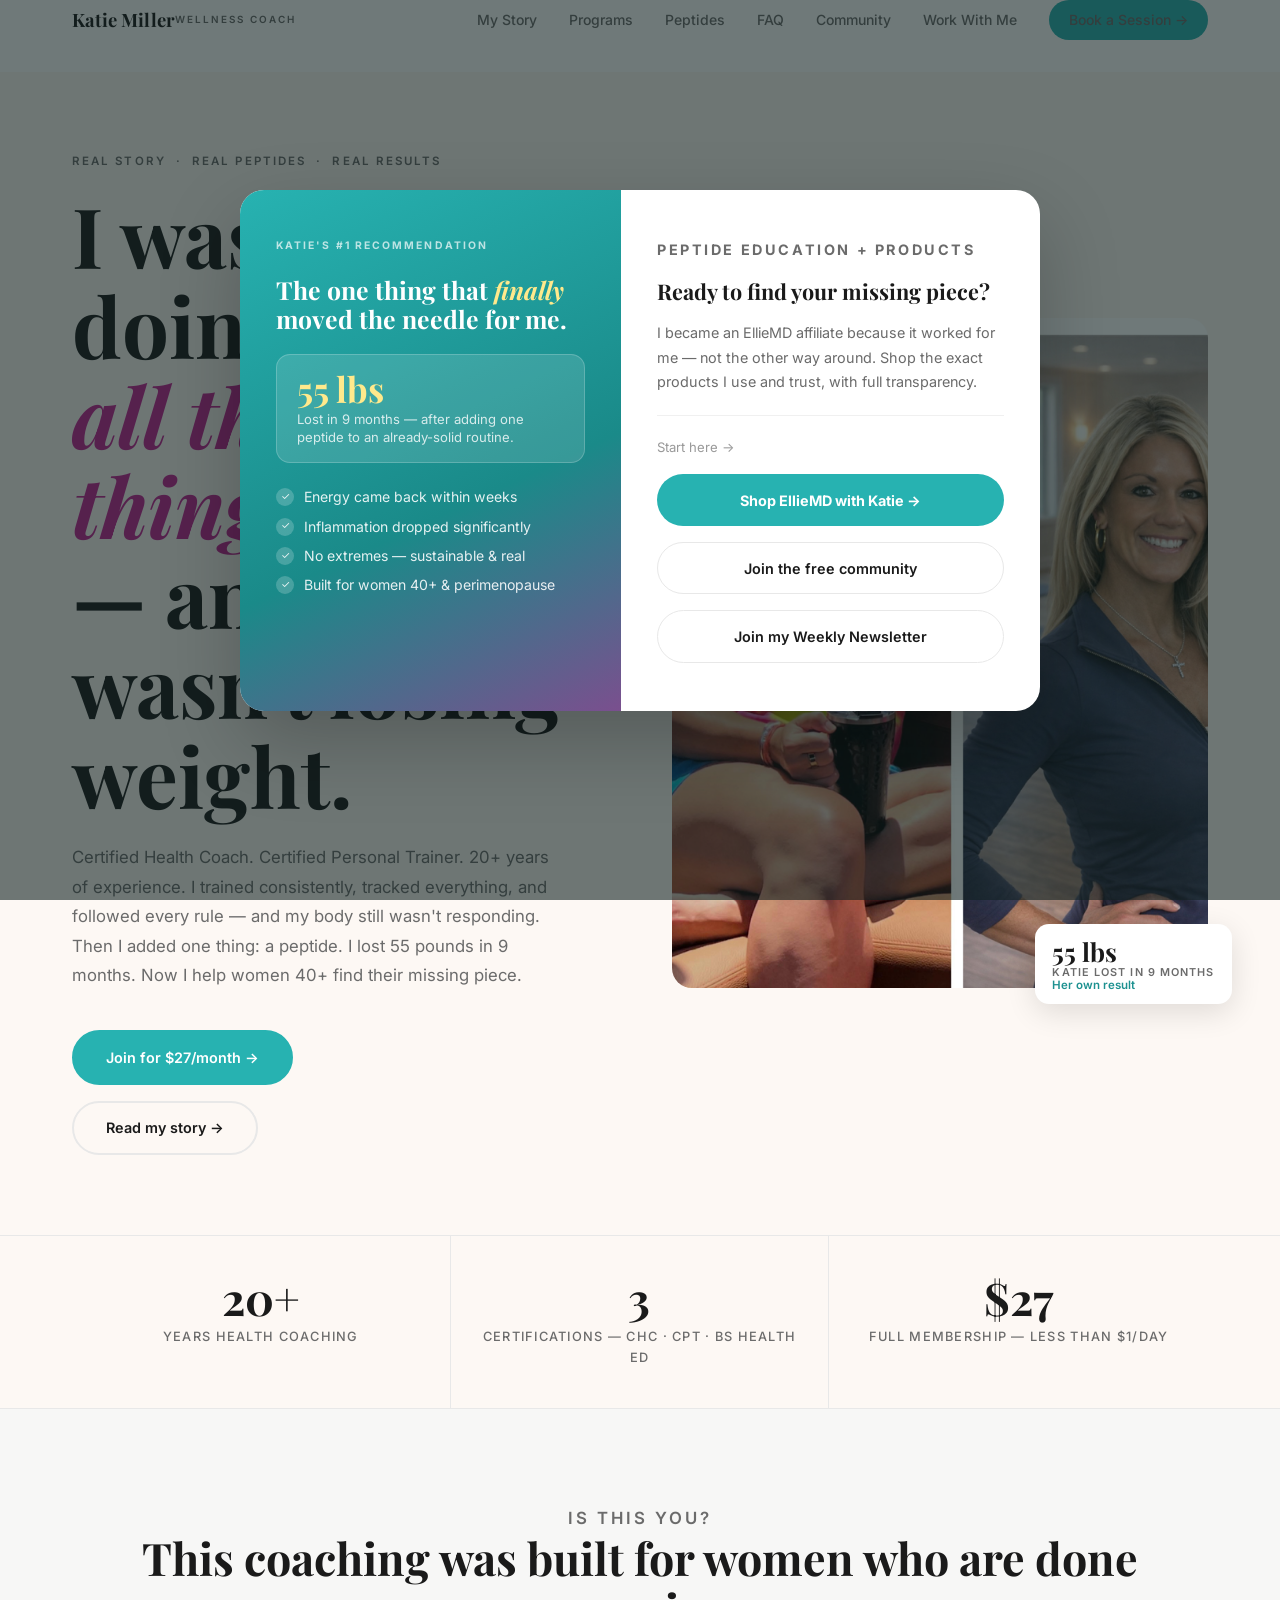
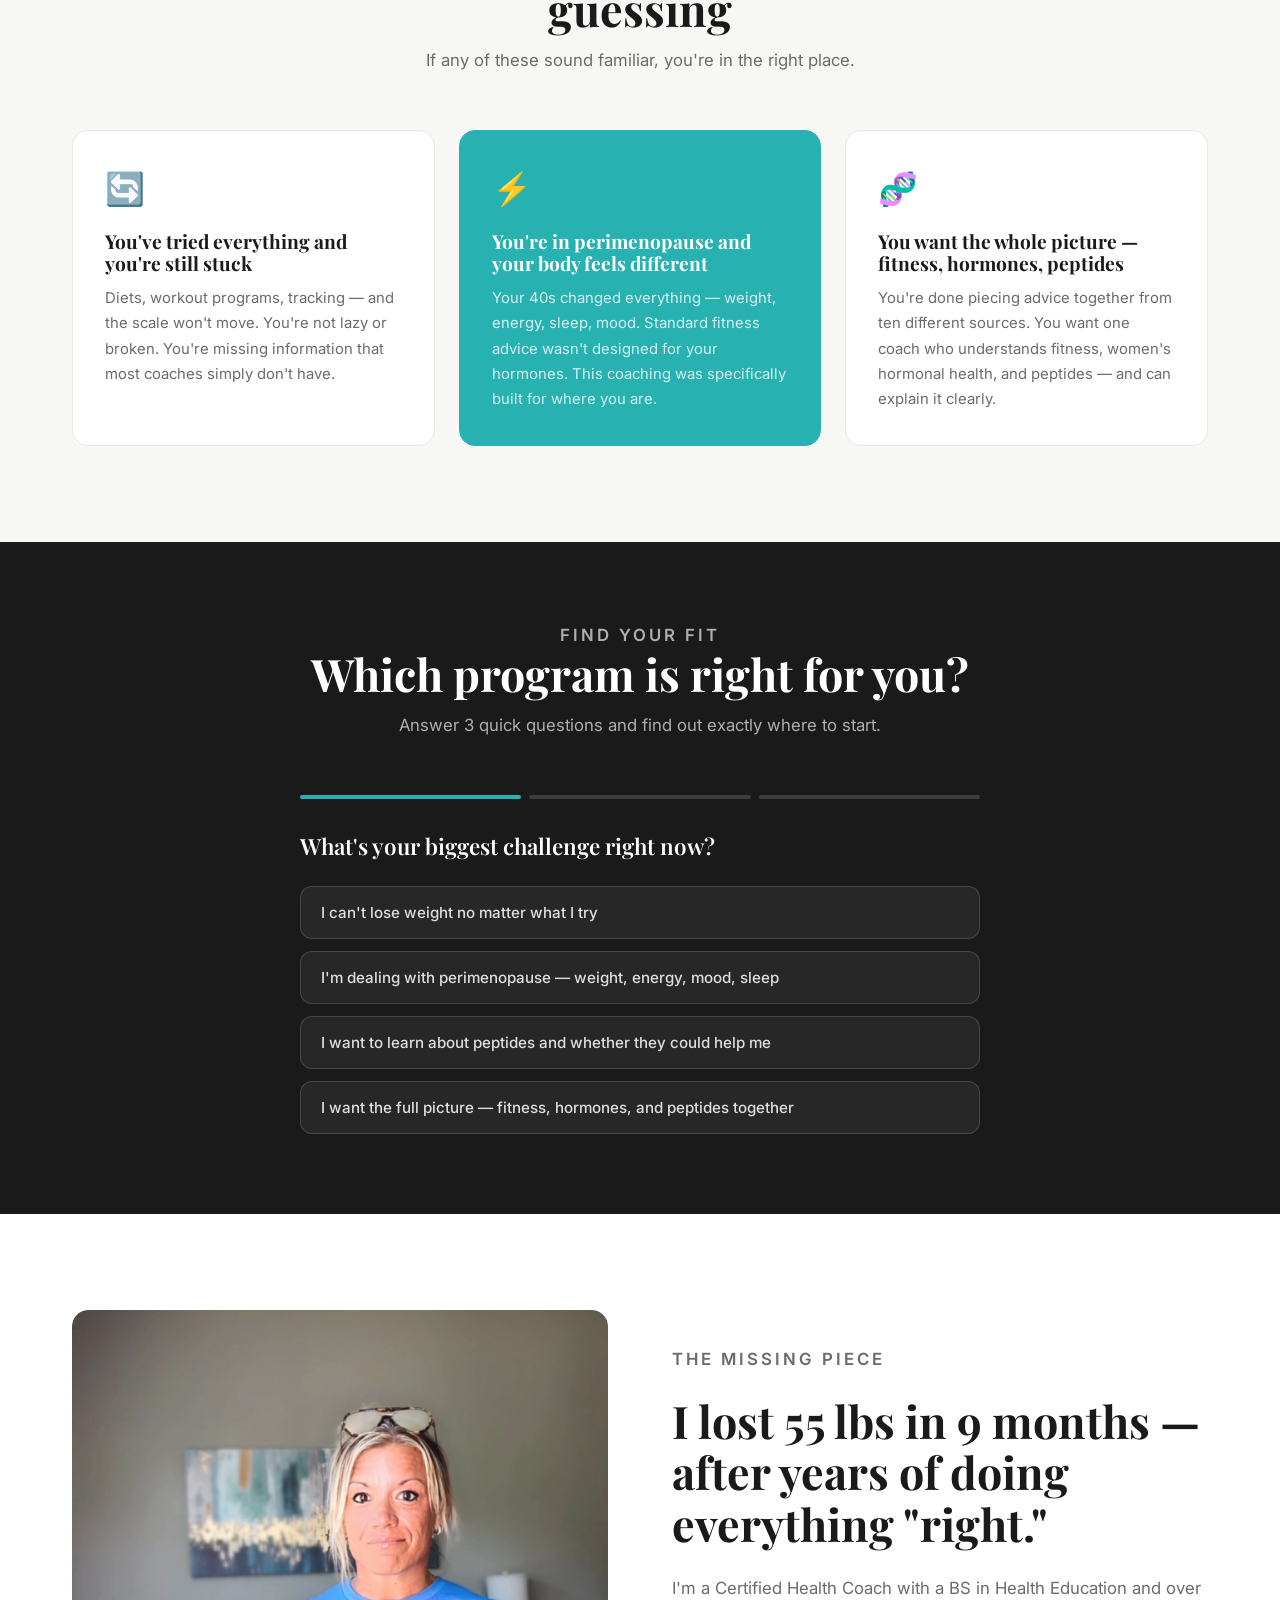
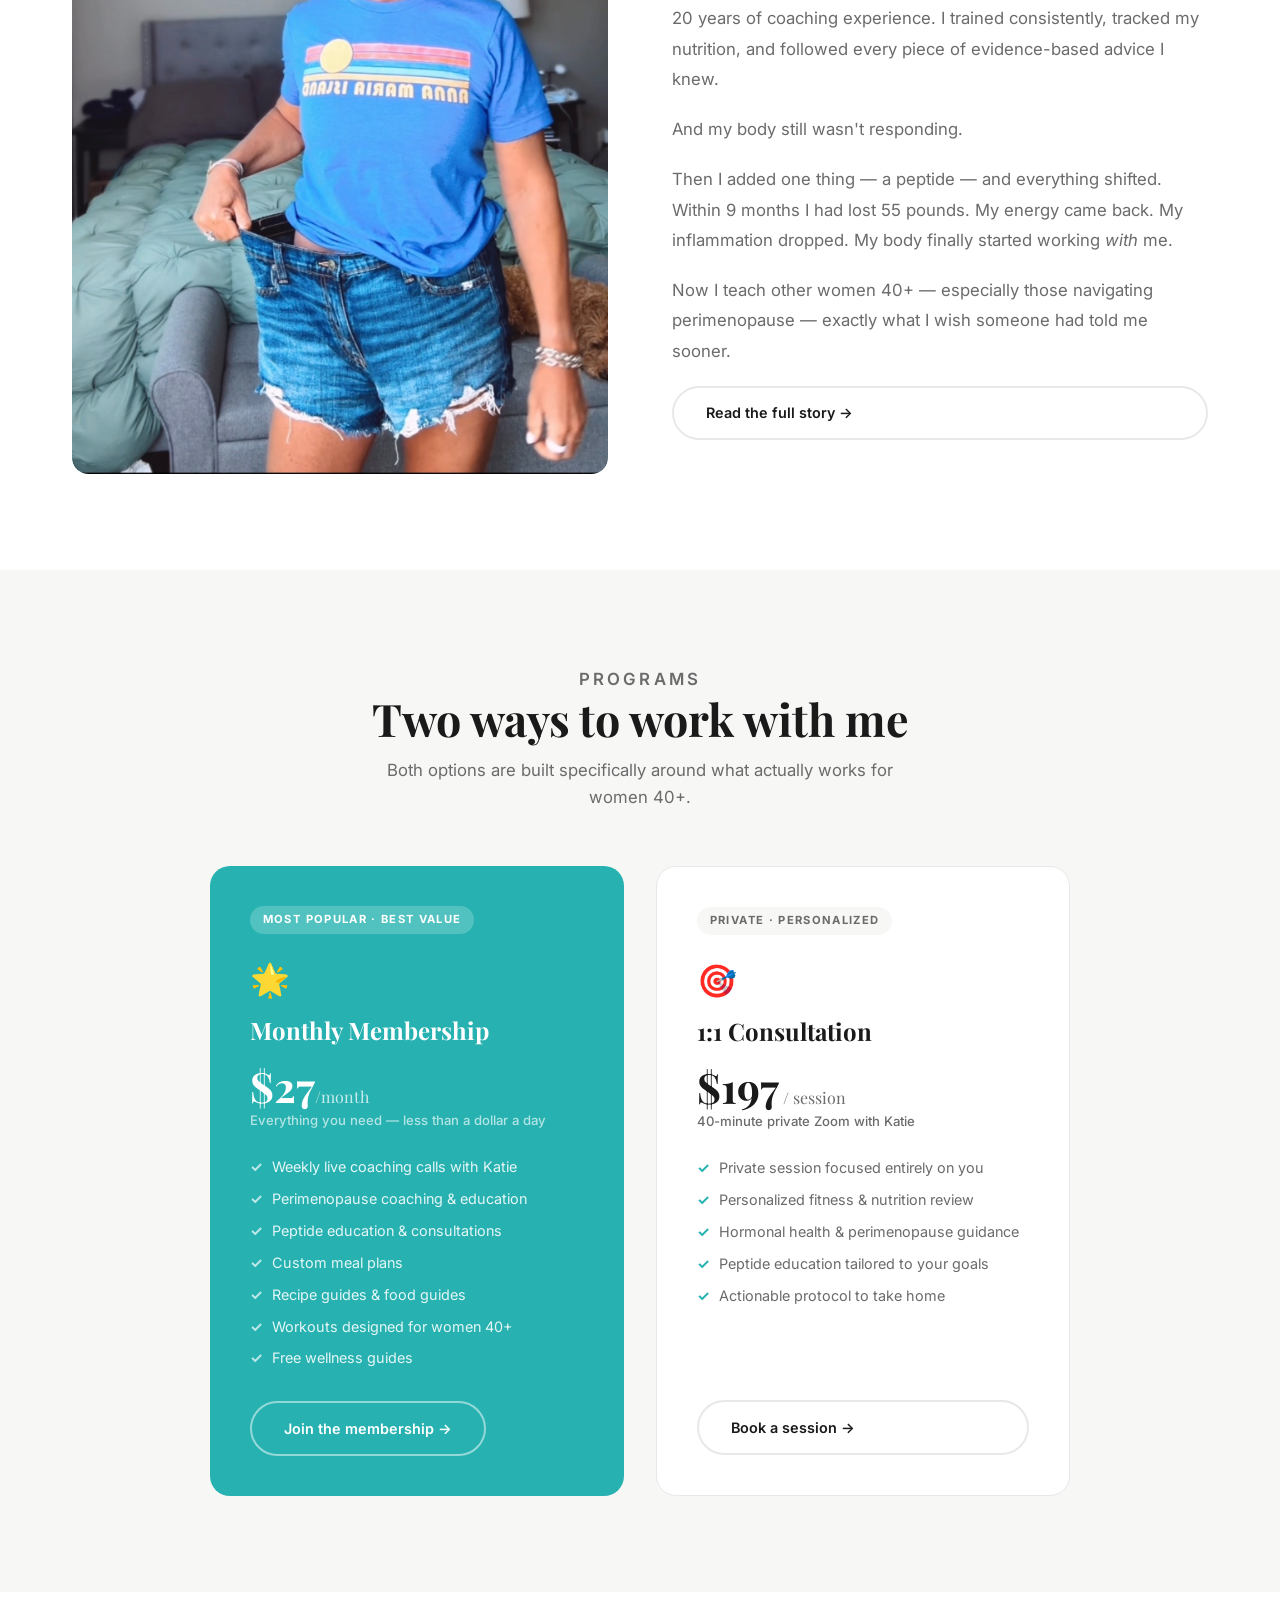
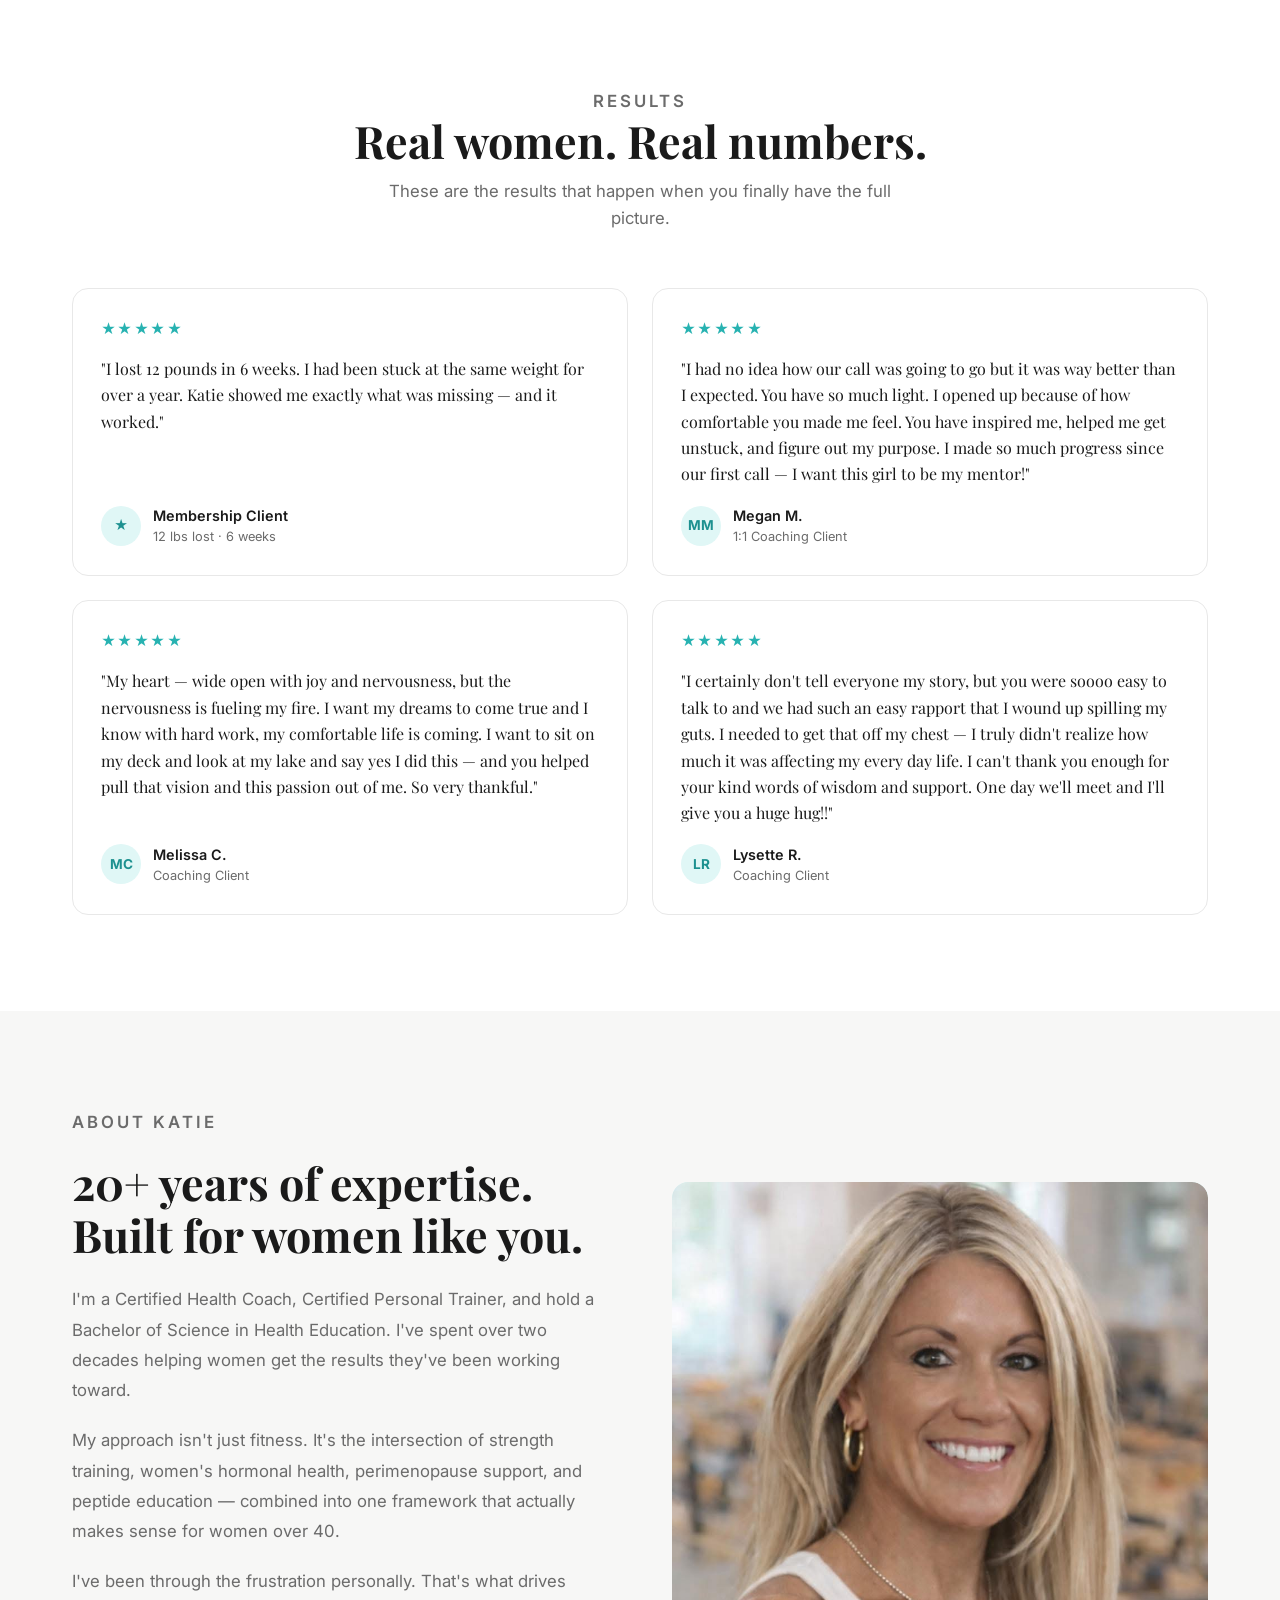
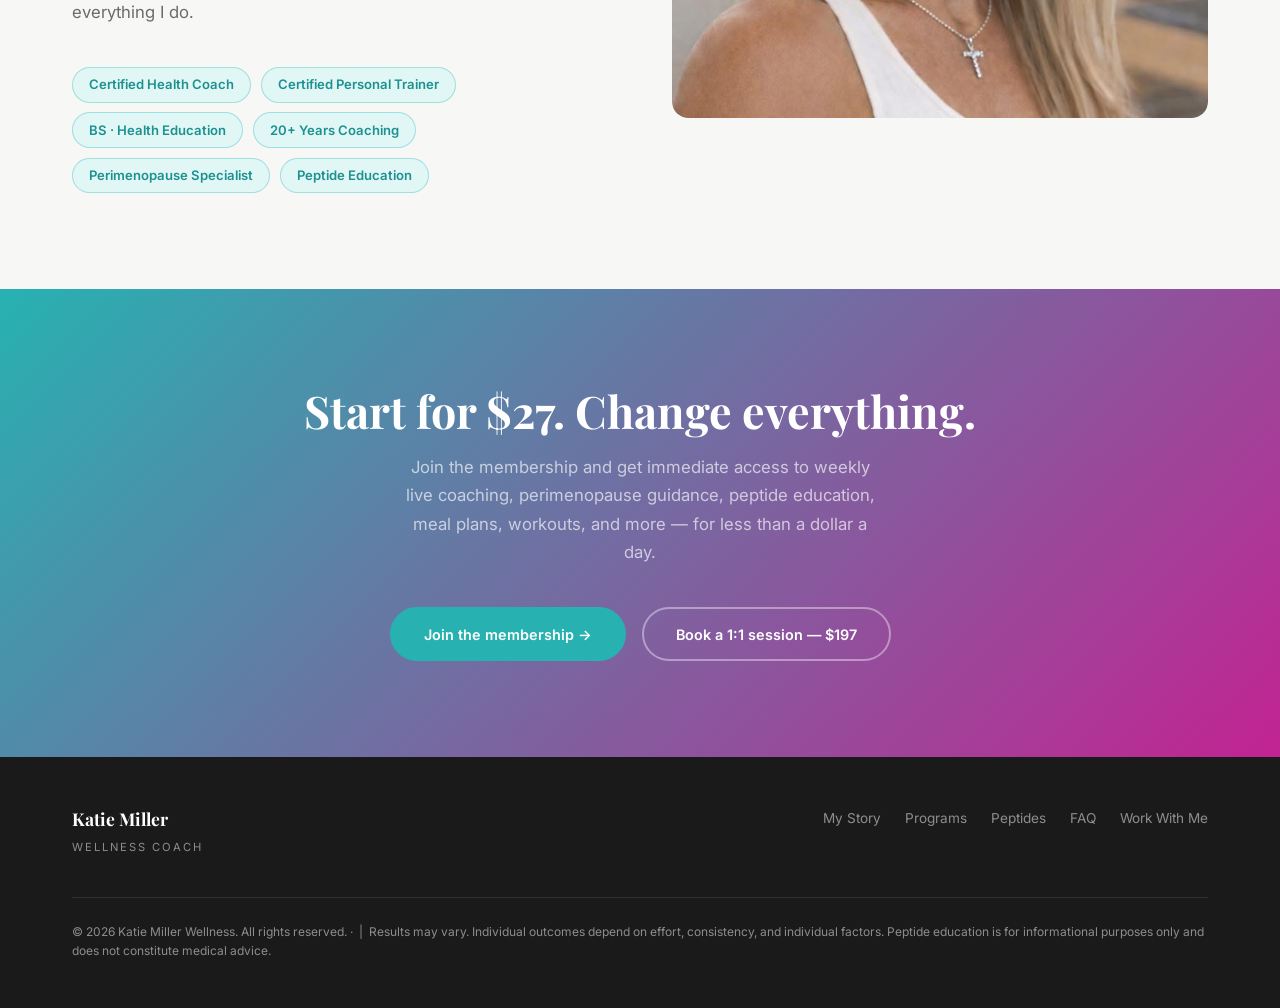
<file: index.html>
<!DOCTYPE html>
<html lang="en">
<head>
  <meta charset="UTF-8" />
  <meta name="viewport" content="width=device-width, initial-scale=1.0" />
  <title>Katie Miller — Wellness Coach for Women 40+</title>
  <meta name="description" content="Women 40+ losing weight, reclaiming energy, and finally getting results — through fitness, hormonal health, and peptide education. Coached by Katie Miller, CHC, CPT, 20+ years experience." />
  <link rel="stylesheet" href="css/style.css" />
  <style>
    /* ── QUIZ ─────────────────────────────────────── */
    .quiz-section { background: var(--bg-dark); padding: 5rem 0; color: #fff; }
    .quiz-section .eyebrow { color: var(--accent); }
    .quiz-section h2 { color: #fff; margin-bottom: 0.75rem; }
    .quiz-section .section__header p { color: rgba(255,255,255,0.65); }

    .quiz { max-width: 680px; margin: 0 auto; }

    .quiz__step { display: none; }
    .quiz__step.active { display: block; animation: fadeIn 0.3s ease; }

    @keyframes fadeIn { from { opacity:0; transform:translateY(8px); } to { opacity:1; transform:translateY(0); } }

    .quiz__progress {
      display: flex;
      gap: 0.5rem;
      margin-bottom: 2rem;
    }
    .quiz__progress-dot {
      height: 4px;
      flex: 1;
      border-radius: 2px;
      background: rgba(255,255,255,0.15);
      transition: background 0.3s;
    }
    .quiz__progress-dot.done { background: var(--accent); }

    .quiz__question {
      font-family: 'Playfair Display', serif;
      font-size: 1.4rem;
      font-weight: 600;
      color: #fff;
      margin-bottom: 1.5rem;
      line-height: 1.4;
    }

    .quiz__options {
      display: flex;
      flex-direction: column;
      gap: 0.75rem;
    }

    .quiz__option {
      background: rgba(255,255,255,0.06);
      border: 1.5px solid rgba(255,255,255,0.15);
      border-radius: 12px;
      padding: 1rem 1.25rem;
      text-align: left;
      font-family: 'Inter', sans-serif;
      font-size: 0.95rem;
      font-weight: 500;
      color: rgba(255,255,255,0.85);
      cursor: pointer;
      transition: background 0.2s, border-color 0.2s, color 0.2s;
    }
    .quiz__option:hover {
      background: rgba(39,178,177,0.2);
      border-color: var(--accent);
      color: #fff;
    }

    .quiz__result {
      display: none;
      animation: fadeIn 0.4s ease;
    }
    .quiz__result.visible { display: block; }

    .quiz__result-card {
      background: rgba(255,255,255,0.05);
      border: 1.5px solid var(--accent);
      border-radius: 16px;
      padding: 2.5rem;
    }
    .quiz__result-label {
      font-size: 0.72rem;
      font-weight: 700;
      letter-spacing: 0.18em;
      text-transform: uppercase;
      color: var(--accent);
      margin-bottom: 0.75rem;
    }
    .quiz__result-title {
      font-family: 'Playfair Display', serif;
      font-size: 1.8rem;
      font-weight: 700;
      color: #fff;
      margin-bottom: 1rem;
    }
    .quiz__result-desc {
      color: rgba(255,255,255,0.7);
      font-size: 0.97rem;
      line-height: 1.75;
      margin-bottom: 1.5rem;
    }
    .quiz__result-ctas {
      display: flex;
      gap: 1rem;
      flex-wrap: wrap;
    }
    .quiz__restart {
      background: none;
      border: none;
      color: rgba(255,255,255,0.4);
      font-size: 0.82rem;
      cursor: pointer;
      margin-top: 1.25rem;
      padding: 0;
      font-family: 'Inter', sans-serif;
      text-decoration: underline;
    }
    .quiz__restart:hover { color: rgba(255,255,255,0.7); }

    /* ── CREDENTIALS TAGS ─────────────────────────── */
    .cred-tag {
      display: inline-block;
      background: var(--accent-light);
      border: 1px solid rgba(39,178,177,0.35);
      border-radius: 100px;
      padding: 0.4rem 1rem;
      font-size: 0.82rem;
      font-weight: 600;
      color: var(--accent-dark);
    }
    .cred-tags { display: flex; flex-wrap: wrap; gap: 0.6rem; margin-top: 1.25rem; }

    /* ── PRICING CARDS ────────────────────────────── */
    .pricing-grid {
      display: grid;
      grid-template-columns: 1fr 1fr;
      gap: 2rem;
      max-width: 860px;
      margin: 0 auto;
    }

    .pricing-card {
      border-radius: 20px;
      padding: 2.5rem;
      display: flex;
      flex-direction: column;
      gap: 0;
    }

    .pricing-card--membership {
      background: var(--accent);
      color: #fff;
    }

    .pricing-card--consult {
      background: var(--bg);
      border: 1.5px solid var(--border);
      color: var(--text);
    }

    .pricing-card__badge {
      display: inline-block;
      font-size: 0.7rem;
      font-weight: 700;
      letter-spacing: 0.12em;
      text-transform: uppercase;
      padding: 0.3rem 0.8rem;
      border-radius: 100px;
      margin-bottom: 1.25rem;
      align-self: flex-start;
    }
    .pricing-card--membership .pricing-card__badge {
      background: rgba(255,255,255,0.2);
      color: #fff;
    }
    .pricing-card--consult .pricing-card__badge {
      background: var(--bg-soft);
      color: var(--text-muted);
    }

    .pricing-card__icon {
      font-size: 2rem;
      margin-bottom: 0.75rem;
    }

    .pricing-card__title {
      font-family: 'Playfair Display', serif;
      font-size: 1.5rem;
      font-weight: 700;
      margin-bottom: 0.5rem;
    }

    .pricing-card__price {
      font-family: 'Playfair Display', serif;
      font-size: 2.6rem;
      font-weight: 700;
      line-height: 1;
      margin: 0.75rem 0 0.25rem;
    }
    .pricing-card__price span {
      font-size: 1rem;
      font-weight: 400;
    }
    .pricing-card--membership .pricing-card__price span { opacity: 0.75; }
    .pricing-card--consult .pricing-card__price span { color: var(--text-muted); }

    .pricing-card__sub {
      font-size: 0.82rem;
      font-weight: 500;
      margin-bottom: 1.5rem;
    }
    .pricing-card--membership .pricing-card__sub { color: rgba(255,255,255,0.65); }
    .pricing-card--consult .pricing-card__sub { color: var(--text-muted); }

    .pricing-card__features {
      list-style: none;
      display: flex;
      flex-direction: column;
      gap: 0.55rem;
      margin-bottom: 2rem;
      flex: 1;
    }
    .pricing-card__features li {
      font-size: 0.9rem;
      padding-left: 1.4rem;
      position: relative;
    }
    .pricing-card__features li::before {
      content: '✓';
      position: absolute;
      left: 0;
      font-weight: 700;
    }
    .pricing-card--membership .pricing-card__features li { color: rgba(255,255,255,0.88); }
    .pricing-card--membership .pricing-card__features li::before { color: rgba(255,255,255,0.7); }
    .pricing-card--consult .pricing-card__features li { color: var(--text-muted); }
    .pricing-card--consult .pricing-card__features li::before { color: var(--accent); }

    .pricing-card--membership .btn--outline {
      color: #fff;
      border-color: rgba(255,255,255,0.5);
      align-self: flex-start;
    }
    .pricing-card--membership .btn--outline:hover {
      border-color: #fff;
      background: rgba(255,255,255,0.1);
    }

    /* ── "IS THIS YOU" CARDS ──────────────────────── */
    .for-you-grid {
      display: grid;
      grid-template-columns: repeat(3, 1fr);
      gap: 1.5rem;
    }
    .for-you-card {
      background: var(--bg);
      border: 1.5px solid var(--border);
      border-radius: 16px;
      padding: 2rem;
    }
    .for-you-card--highlight {
      background: var(--accent);
      border-color: var(--accent);
      color: #fff;
    }
    .for-you-card__icon { font-size: 2rem; margin-bottom: 1rem; }
    .for-you-card__title {
      font-family: 'Playfair Display', serif;
      font-size: 1.2rem;
      font-weight: 700;
      margin-bottom: 0.75rem;
    }
    .for-you-card__desc {
      font-size: 0.93rem;
      line-height: 1.7;
    }
    .for-you-card__desc { color: var(--text-muted); }
    .for-you-card--highlight .for-you-card__desc { color: rgba(255,255,255,0.82); }

    @media (max-width: 768px) {
      .pricing-grid { grid-template-columns: 1fr; }
      .for-you-grid { grid-template-columns: 1fr; }
      .quiz__result-ctas { flex-direction: column; }
    }
  </style>
</head>
<body>

  <!-- ===== NAVIGATION ===== -->
  <nav class="nav">
    <div class="container">
      <div class="nav__inner">
        <a href="index.html" class="nav__logo">
          <span class="nav__logo-name">Katie Miller</span>
          <span class="nav__logo-sub">Wellness Coach</span>
        </a>
        <ul class="nav__links">
          <li><a href="my-story.html">My Story</a></li>
          <li><a href="programs.html">Programs</a></li>
          <li><a href="https://katiemillercoaching.com/peptide-101" target="_blank" rel="noopener">Peptides</a></li>
          <li><a href="faq.html">FAQ</a></li>
          <li><a href="https://www.skool.com/the-game-on-community" target="_blank" rel="noopener">Community</a></li>
          <li><a href="contact.html">Work With Me</a></li>
          <li><a href="contact.html" class="btn-nav">Book a Session →</a></li>
        </ul>
        <button class="nav__hamburger" aria-label="Toggle menu">
          <span></span><span></span><span></span>
        </button>
      </div>
    </div>
  </nav>
  <nav class="nav__drawer">
    <a href="my-story.html">My Story</a>
    <a href="programs.html">Programs</a>
    <a href="https://katiemillercoaching.com/peptide-101" target="_blank" rel="noopener">Peptides</a>
    <a href="faq.html">FAQ</a>
    <a href="https://www.skool.com/the-game-on-community" target="_blank" rel="noopener">Community</a>
    <a href="contact.html">Work With Me</a>
    <a href="contact.html" class="btn btn--primary" style="margin-top:0.5rem;">Book a Session →</a>
  </nav>

  <!-- ===== HERO ===== -->
  <section class="hero" style="background:#fdf8f4;">
    <div class="container">
      <div class="hero__inner">

        <div class="hero__copy">
          <p class="eyebrow hero__tag">Real story &nbsp;·&nbsp; Real peptides &nbsp;·&nbsp; Real results</p>
          <h1 class="hero__headline">
            I was already doing<br>
            <em>all the right things</em><br>
            — and still wasn't losing weight.
          </h1>
          <p class="hero__sub">
            Certified Health Coach. Certified Personal Trainer. 20+ years of experience. I trained consistently, tracked everything, and followed every rule — and my body still wasn't responding. Then I added one thing: a peptide. I lost 55 pounds in 9 months. Now I help women 40+ find their missing piece.
          </p>
          <div class="btn-group" style="flex-direction:column;align-items:flex-start;">
            <a href="https://buy.stripe.com/00wbIVf8x89642Z5EM5c400" target="_blank" rel="noopener" class="btn btn--primary">Join for $27/month →</a>
            <a href="my-story.html" class="btn btn--outline">Read my story →</a>
          </div>
        </div>

        <div class="hero__media">
          <div class="hero__img-wrap">
            <img src="images/katie-2.png" alt="Katie Miller before and after losing 55 lbs" style="width:100%;height:100%;object-fit:cover;object-position:center;">
          </div>
          <div class="hero__badge hero__badge--br">
            <span class="hero__badge-value">55 lbs</span>
            <span class="hero__badge-label">Katie lost in 9 months</span>
            <span class="hero__badge-sub">Her own result</span>
          </div>
        </div>

      </div>
    </div>
  </section>

  <!-- ===== STATS STRIP ===== -->
  <section class="stats" style="background:#fdf8f4;">
    <div class="container">
      <div class="stats__grid">
        <div class="stat-item">
          <div class="stat-item__value">20+</div>
          <div class="stat-item__label">Years health coaching</div>
        </div>
        <div class="stat-item">
          <div class="stat-item__value">3</div>
          <div class="stat-item__label">Certifications — CHC · CPT · BS Health Ed</div>
        </div>
        <div class="stat-item">
          <div class="stat-item__value">$27</div>
          <div class="stat-item__label">Full membership — less than $1/day</div>
        </div>
      </div>
    </div>
  </section>

  <!-- ===== IS THIS YOU? ===== -->
  <section class="section section--soft">
    <div class="container">
      <div class="section__header">
        <p class="eyebrow">Is this you?</p>
        <h2>This coaching was built for women who are done guessing</h2>
        <p>If any of these sound familiar, you're in the right place.</p>
      </div>
      <div class="for-you-grid">
        <div class="for-you-card">
          <div class="for-you-card__icon">🔄</div>
          <h3 class="for-you-card__title">You've tried everything and you're still stuck</h3>
          <p class="for-you-card__desc">Diets, workout programs, tracking — and the scale won't move. You're not lazy or broken. You're missing information that most coaches simply don't have.</p>
        </div>
        <div class="for-you-card for-you-card--highlight">
          <div class="for-you-card__icon">⚡</div>
          <h3 class="for-you-card__title">You're in perimenopause and your body feels different</h3>
          <p class="for-you-card__desc">Your 40s changed everything — weight, energy, sleep, mood. Standard fitness advice wasn't designed for your hormones. This coaching was specifically built for where you are.</p>
        </div>
        <div class="for-you-card">
          <div class="for-you-card__icon">🧬</div>
          <h3 class="for-you-card__title">You want the whole picture — fitness, hormones, peptides</h3>
          <p class="for-you-card__desc">You're done piecing advice together from ten different sources. You want one coach who understands fitness, women's hormonal health, and peptides — and can explain it clearly.</p>
        </div>
      </div>
    </div>
  </section>

  <!-- ===== QUIZ ===== -->
  <section class="quiz-section">
    <div class="container">
      <div class="section__header">
        <p class="eyebrow">Find your fit</p>
        <h2>Which program is right for you?</h2>
        <p>Answer 3 quick questions and find out exactly where to start.</p>
      </div>
      <div class="quiz" id="quiz">
        <div class="quiz__progress" id="quiz-progress">
          <div class="quiz__progress-dot done" id="dot-1"></div>
          <div class="quiz__progress-dot" id="dot-2"></div>
          <div class="quiz__progress-dot" id="dot-3"></div>
        </div>

        <div class="quiz__step active" data-step="1">
          <p class="quiz__question">What's your biggest challenge right now?</p>
          <div class="quiz__options">
            <button class="quiz__option" data-value="weight">I can't lose weight no matter what I try</button>
            <button class="quiz__option" data-value="perimenopause">I'm dealing with perimenopause — weight, energy, mood, sleep</button>
            <button class="quiz__option" data-value="peptides">I want to learn about peptides and whether they could help me</button>
            <button class="quiz__option" data-value="all">I want the full picture — fitness, hormones, and peptides together</button>
          </div>
        </div>

        <div class="quiz__step" data-step="2">
          <p class="quiz__question">How long have you been struggling with this?</p>
          <div class="quiz__options">
            <button class="quiz__option" data-value="recent">Less than 6 months — I want to get ahead of it</button>
            <button class="quiz__option" data-value="medium">6 months to 2 years — I've been trying</button>
            <button class="quiz__option" data-value="long">More than 2 years — I've tried a lot of things that haven't worked</button>
          </div>
        </div>

        <div class="quiz__step" data-step="3">
          <p class="quiz__question">What kind of support sounds right for you?</p>
          <div class="quiz__options">
            <button class="quiz__option" data-value="community">Community, live calls, and ongoing accountability month after month</button>
            <button class="quiz__option" data-value="private">A private one-on-one session focused entirely on me and my situation</button>
          </div>
        </div>

        <div class="quiz__result" id="quiz-result">
          <div class="quiz__result-card">
            <p class="quiz__result-label" id="result-label"></p>
            <p class="quiz__result-title" id="result-title"></p>
            <p class="quiz__result-desc" id="result-desc"></p>
            <div class="quiz__result-ctas" id="result-ctas"></div>
          </div>
          <button class="quiz__restart" id="quiz-restart">Start over</button>
        </div>
      </div>
    </div>
  </section>

  <!-- ===== MY STORY / THE MISSING PIECE ===== -->
  <section class="section">
    <div class="container">
      <div class="two-col">
        <div class="story-img">
          <img src="images/katie-1.jpeg" alt="Katie Miller showing her transformation" style="width:100%;border-radius:16px;object-fit:cover;display:block;">
        </div>
        <div class="story-text">
          <p class="eyebrow">The missing piece</p>
          <h2>I lost 55 lbs in 9 months — after years of doing everything "right."</h2>
          <p>I'm a Certified Health Coach with a BS in Health Education and over 20 years of coaching experience. I trained consistently, tracked my nutrition, and followed every piece of evidence-based advice I knew.</p>
          <p>And my body still wasn't responding.</p>
          <p>Then I added one thing — a peptide — and everything shifted. Within 9 months I had lost 55 pounds. My energy came back. My inflammation dropped. My body finally started working <em>with</em> me.</p>
          <p>Now I teach other women 40+ — especially those navigating perimenopause — exactly what I wish someone had told me sooner.</p>
          <a href="my-story.html" class="btn btn--outline">Read the full story →</a>
        </div>
      </div>
    </div>
  </section>

  <!-- ===== PROGRAMS / PRICING ===== -->
  <section class="section section--soft">
    <div class="container">
      <div class="section__header">
        <p class="eyebrow">Programs</p>
        <h2>Two ways to work with me</h2>
        <p>Both options are built specifically around what actually works for women 40+.</p>
      </div>
      <div class="pricing-grid">

        <div class="pricing-card pricing-card--membership">
          <span class="pricing-card__badge">Most popular · Best value</span>
          <div class="pricing-card__icon">🌟</div>
          <h3 class="pricing-card__title">Monthly Membership</h3>
          <div class="pricing-card__price">$27<span>/month</span></div>
          <p class="pricing-card__sub">Everything you need — less than a dollar a day</p>
          <ul class="pricing-card__features">
            <li>Weekly live coaching calls with Katie</li>
            <li>Perimenopause coaching &amp; education</li>
            <li>Peptide education &amp; consultations</li>
            <li>Custom meal plans</li>
            <li>Recipe guides &amp; food guides</li>
            <li>Workouts designed for women 40+</li>
            <li>Free wellness guides</li>
          </ul>
          <a href="https://buy.stripe.com/00wbIVf8x89642Z5EM5c400" target="_blank" rel="noopener" class="btn btn--outline">Join the membership →</a>
        </div>

        <div class="pricing-card pricing-card--consult">
          <span class="pricing-card__badge">Private · Personalized</span>
          <div class="pricing-card__icon">🎯</div>
          <h3 class="pricing-card__title">1:1 Consultation</h3>
          <div class="pricing-card__price">$197<span> / session</span></div>
          <p class="pricing-card__sub">40-minute private Zoom with Katie</p>
          <ul class="pricing-card__features">
            <li>Private session focused entirely on you</li>
            <li>Personalized fitness &amp; nutrition review</li>
            <li>Hormonal health &amp; perimenopause guidance</li>
            <li>Peptide education tailored to your goals</li>
            <li>Actionable protocol to take home</li>
          </ul>
          <a href="contact.html" class="btn btn--outline">Book a session →</a>
        </div>

      </div>
    </div>
  </section>

  <!-- ===== TESTIMONIALS ===== -->
  <section class="section">
    <div class="container">
      <div class="section__header">
        <p class="eyebrow">Results</p>
        <h2>Real women. Real numbers.</h2>
        <p>These are the results that happen when you finally have the full picture.</p>
      </div>
      <div class="testimonial-grid" style="grid-template-columns:repeat(2,1fr);">
        <div class="testimonial">
          <div class="testimonial__stars">★★★★★</div>
          <p class="testimonial__quote">"I lost 12 pounds in 6 weeks. I had been stuck at the same weight for over a year. Katie showed me exactly what was missing — and it worked."</p>
          <div class="testimonial__author">
            <div class="testimonial__avatar">★</div>
            <div>
              <div class="testimonial__name">Membership Client</div>
              <div class="testimonial__detail">12 lbs lost · 6 weeks</div>
            </div>
          </div>
        </div>
        <div class="testimonial">
          <div class="testimonial__stars">★★★★★</div>
          <p class="testimonial__quote">"I had no idea how our call was going to go but it was way better than I expected. You have so much light. I opened up because of how comfortable you made me feel. You have inspired me, helped me get unstuck, and figure out my purpose. I made so much progress since our first call — I want this girl to be my mentor!"</p>
          <div class="testimonial__author">
            <div class="testimonial__avatar">MM</div>
            <div>
              <div class="testimonial__name">Megan M.</div>
              <div class="testimonial__detail">1:1 Coaching Client</div>
            </div>
          </div>
        </div>
        <div class="testimonial">
          <div class="testimonial__stars">★★★★★</div>
          <p class="testimonial__quote">"My heart — wide open with joy and nervousness, but the nervousness is fueling my fire. I want my dreams to come true and I know with hard work, my comfortable life is coming. I want to sit on my deck and look at my lake and say yes I did this — and you helped pull that vision and this passion out of me. So very thankful."</p>
          <div class="testimonial__author">
            <div class="testimonial__avatar">MC</div>
            <div>
              <div class="testimonial__name">Melissa C.</div>
              <div class="testimonial__detail">Coaching Client</div>
            </div>
          </div>
        </div>
        <div class="testimonial">
          <div class="testimonial__stars">★★★★★</div>
          <p class="testimonial__quote">"I certainly don't tell everyone my story, but you were soooo easy to talk to and we had such an easy rapport that I wound up spilling my guts. I needed to get that off my chest — I truly didn't realize how much it was affecting my every day life. I can't thank you enough for your kind words of wisdom and support. One day we'll meet and I'll give you a huge hug!!"</p>
          <div class="testimonial__author">
            <div class="testimonial__avatar">LR</div>
            <div>
              <div class="testimonial__name">Lysette R.</div>
              <div class="testimonial__detail">Coaching Client</div>
            </div>
          </div>
        </div>
      </div>
    </div>
  </section>

  <!-- ===== ABOUT KATIE ===== -->
  <section class="section section--soft">
    <div class="container">
      <div class="two-col">
        <div class="story-text">
          <p class="eyebrow">About Katie</p>
          <h2>20+ years of expertise. Built for women like you.</h2>
          <p>I'm a Certified Health Coach, Certified Personal Trainer, and hold a Bachelor of Science in Health Education. I've spent over two decades helping women get the results they've been working toward.</p>
          <p>My approach isn't just fitness. It's the intersection of strength training, women's hormonal health, perimenopause support, and peptide education — combined into one framework that actually makes sense for women over 40.</p>
          <p>I've been through the frustration personally. That's what drives everything I do.</p>
          <div class="cred-tags">
            <span class="cred-tag">Certified Health Coach</span>
            <span class="cred-tag">Certified Personal Trainer</span>
            <span class="cred-tag">BS · Health Education</span>
            <span class="cred-tag">20+ Years Coaching</span>
            <span class="cred-tag">Perimenopause Specialist</span>
            <span class="cred-tag">Peptide Education</span>
          </div>
        </div>
        <div class="story-img">
          <img src="images/katie-3.jpeg" alt="Katie Miller, Wellness Coach" style="width:100%;border-radius:16px;object-fit:cover;display:block;">
        </div>
      </div>
    </div>
  </section>

  <!-- ===== CTA BANNER ===== -->
  <section class="cta-banner">
    <div class="container">
      <h2>Start for $27. Change everything.</h2>
      <p>Join the membership and get immediate access to weekly live coaching, perimenopause guidance, peptide education, meal plans, workouts, and more — for less than a dollar a day.</p>
      <div class="btn-group" style="justify-content:center;">
        <a href="https://buy.stripe.com/00wbIVf8x89642Z5EM5c400" target="_blank" rel="noopener" class="btn btn--primary">Join the membership →</a>
        <a href="contact.html" class="btn btn--outline-white">Book a 1:1 session — $197</a>
      </div>
    </div>
  </section>

  <!-- ===== FOOTER ===== -->
  <footer class="footer">
    <div class="container">
      <div class="footer__inner">
        <div>
          <div class="footer__brand-name">Katie Miller</div>
          <div class="footer__brand-sub">Wellness Coach</div>
        </div>
        <ul class="footer__links">
          <li><a href="my-story.html">My Story</a></li>
          <li><a href="programs.html">Programs</a></li>
          <li><a href="https://katiemillercoaching.com/peptide-101" target="_blank" rel="noopener">Peptides</a></li>
          <li><a href="faq.html">FAQ</a></li>
          <li><a href="contact.html">Work With Me</a></li>
        </ul>
      </div>
      <div class="footer__bottom">
        © 2026 Katie Miller Wellness. All rights reserved. · &nbsp;|&nbsp; Results may vary. Individual outcomes depend on effort, consistency, and individual factors. Peptide education is for informational purposes only and does not constitute medical advice.
      </div>
    </div>
  </footer>

  <script src="js/main.js"></script>
  <script>
    // ── QUIZ LOGIC ─────────────────────────────────────────────────────────────
    (function () {
      const quiz = document.getElementById('quiz');
      if (!quiz) return;

      const steps = quiz.querySelectorAll('.quiz__step');
      const resultEl = document.getElementById('quiz-result');
      const dots = [
        document.getElementById('dot-1'),
        document.getElementById('dot-2'),
        document.getElementById('dot-3'),
      ];

      let answers = [];
      let currentStep = 0;

      function showStep(index) {
        steps.forEach((s, i) => s.classList.toggle('active', i === index));
        dots.forEach((d, i) => d.classList.toggle('done', i <= index));
        resultEl.classList.remove('visible');
      }

      function showResult() {
        steps.forEach(s => s.classList.remove('active'));
        resultEl.classList.add('visible');

        const supportPref = answers[2];
        const duration = answers[1];

        let label, title, desc, ctaHTML;

        if (supportPref === 'private') {
          label = 'Your recommendation';
          title = '1:1 Consultation — $197';
          desc = 'A private 40-minute Zoom with Katie gives you a personalized deep-dive into your specific situation — your goals, your hormones, your questions. You'll leave with a clear, actionable plan built just for you.';
          ctaHTML = `
            <a href="contact.html" class="btn btn--primary">Book your session →</a>
            <a href="programs.html" class="btn btn--outline-white" style="color:#fff;border-color:rgba(255,255,255,0.4);">See all options</a>`;
        } else {
          label = 'Your recommendation';
          title = 'Monthly Membership — $27/month';
          desc = 'The membership gives you everything: weekly live coaching calls, perimenopause education, peptide consultations, meal plans, workouts, and a community of women on the same journey — all for less than a dollar a day.';
          ctaHTML = `
            <a href="https://buy.stripe.com/00wbIVf8x89642Z5EM5c400" target="_blank" rel="noopener" class="btn btn--primary">Join the membership →</a>
            <a href="programs.html" class="btn btn--outline-white" style="color:#fff;border-color:rgba(255,255,255,0.4);">See all options</a>`;
        }

        if (duration === 'long') {
          desc += ' You\'ve been at this a while — you deserve a coach who actually has the full picture.';
        }

        document.getElementById('result-label').textContent = label;
        document.getElementById('result-title').textContent = title;
        document.getElementById('result-desc').textContent = desc;
        document.getElementById('result-ctas').innerHTML = ctaHTML;
      }

      steps.forEach((step, stepIndex) => {
        step.querySelectorAll('.quiz__option').forEach(btn => {
          btn.addEventListener('click', () => {
            answers[stepIndex] = btn.dataset.value;
            if (stepIndex < steps.length - 1) {
              currentStep = stepIndex + 1;
              showStep(currentStep);
            } else {
              showResult();
            }
          });
        });
      });

      document.getElementById('quiz-restart').addEventListener('click', () => {
        answers = [];
        currentStep = 0;
        showStep(0);
      });
    })();
  </script>

  <!-- ===== POPUP ===== -->
  <style>
    .popup-overlay {
      position: fixed;
      inset: 0;
      background: rgba(15, 32, 32, 0.6);
      z-index: 999;
      display: flex;
      align-items: center;
      justify-content: center;
      padding: 1.5rem;
      opacity: 0;
      pointer-events: none;
      transition: opacity 0.4s ease;
    }
    .popup-overlay.visible {
      opacity: 1;
      pointer-events: all;
    }
    .popup-modal {
      background: #fff;
      border-radius: 24px;
      max-width: 800px;
      width: 100%;
      overflow: hidden;
      position: relative;
      box-shadow: 0 32px 80px rgba(0,0,0,0.22);
      display: grid;
      grid-template-columns: 1fr 1.1fr;
      animation: popupIn 0.4s cubic-bezier(0.34,1.26,0.64,1) both;
    }
    @keyframes popupIn {
      from { transform: scale(0.92) translateY(12px); opacity: 0; }
      to   { transform: scale(1) translateY(0); opacity: 1; }
    }
    .popup-close {
      position: absolute;
      top: 1rem;
      right: 1rem;
      width: 30px;
      height: 30px;
      border-radius: 50%;
      background: rgba(255,255,255,0.18);
      border: 1.5px solid rgba(255,255,255,0.3);
      font-size: 1.1rem;
      line-height: 1;
      cursor: pointer;
      color: #fff;
      z-index: 2;
      display: flex;
      align-items: center;
      justify-content: center;
      transition: background 0.2s;
    }
    .popup-close:hover { background: rgba(255,255,255,0.32); }

    /* Left panel */
    .popup-left {
      background: linear-gradient(155deg, #27b2b1 0%, #1a8a89 60%, #c22392 130%);
      padding: 3rem 2.25rem;
      color: #fff;
      display: flex;
      flex-direction: column;
      gap: 1.25rem;
    }
    .popup-eyebrow {
      font-size: 0.65rem;
      font-weight: 700;
      letter-spacing: 0.2em;
      text-transform: uppercase;
      color: rgba(255,255,255,0.7);
    }
    .popup-left h2 {
      font-family: 'Playfair Display', serif;
      font-size: 1.55rem;
      font-weight: 700;
      line-height: 1.2;
      color: #fff;
      margin: 0;
    }
    .popup-left h2 em { font-style: italic; color: #ffe98c; }
    .popup-stat {
      background: rgba(255,255,255,0.13);
      border: 1px solid rgba(255,255,255,0.2);
      border-radius: 14px;
      padding: 1rem 1.25rem;
    }
    .popup-stat__number {
      font-family: 'Playfair Display', serif;
      font-size: 2.2rem;
      font-weight: 700;
      color: #ffe98c;
      line-height: 1;
    }
    .popup-stat__label {
      font-size: 0.82rem;
      color: rgba(255,255,255,0.8);
      margin-top: 0.2rem;
      line-height: 1.4;
    }
    .popup-bullets {
      display: flex;
      flex-direction: column;
      gap: 0.6rem;
      margin-top: 0.25rem;
    }
    .popup-bullet {
      display: flex;
      align-items: flex-start;
      gap: 0.6rem;
      font-size: 0.88rem;
      color: rgba(255,255,255,0.88);
      line-height: 1.4;
    }
    .popup-bullet-dot {
      width: 18px;
      height: 18px;
      border-radius: 50%;
      background: rgba(255,255,255,0.2);
      display: flex;
      align-items: center;
      justify-content: center;
      font-size: 0.65rem;
      flex-shrink: 0;
      margin-top: 1px;
    }

    /* Right panel */
    .popup-right {
      padding: 3rem 2.25rem;
      display: flex;
      flex-direction: column;
      gap: 1rem;
    }
    .popup-tag {
      font-size: 0.65rem;
      font-weight: 700;
      letter-spacing: 0.18em;
      text-transform: uppercase;
      color: #c22392;
      margin: 0;
    }
    .popup-right h3 {
      font-family: 'Playfair Display', serif;
      font-size: 1.35rem;
      font-weight: 700;
      color: #1a1a1a;
      line-height: 1.25;
      margin: 0;
    }
    .popup-right p {
      font-size: 0.9rem;
      color: #6b6b6b;
      line-height: 1.7;
      margin: 0;
    }
    .popup-cta-primary {
      display: inline-flex;
      align-items: center;
      justify-content: center;
      gap: 0.4rem;
      padding: 0.9rem 1.75rem;
      background: #27b2b1;
      color: #fff;
      border-radius: 100px;
      font-size: 0.9rem;
      font-weight: 700;
      text-decoration: none;
      transition: background 0.2s, transform 0.15s;
      border: none;
      cursor: pointer;
      margin-top: 0.25rem;
    }
    .popup-cta-primary:hover {
      background: #1d9190;
      transform: translateY(-1px);
    }
    .popup-cta-secondary {
      display: inline-flex;
      align-items: center;
      justify-content: center;
      gap: 0.4rem;
      padding: 0.85rem 1.75rem;
      background: transparent;
      color: #1a1a1a;
      border-radius: 100px;
      font-size: 0.9rem;
      font-weight: 600;
      text-decoration: none;
      border: 1.5px solid #e8e8e8;
      transition: border-color 0.2s;
    }
    .popup-cta-secondary:hover { border-color: #1a1a1a; }
    .popup-dismiss {
      background: none;
      border: none;
      font-size: 0.78rem;
      color: #aaa;
      cursor: pointer;
      text-decoration: underline;
      padding: 0;
      font-family: 'Inter', sans-serif;
      margin-top: 0.25rem;
      align-self: flex-start;
    }
    .popup-dismiss:hover { color: #666; }
    .popup-divider {
      height: 1px;
      background: #f0f0f0;
      margin: 0.25rem 0;
    }

    @media (max-width: 640px) {
      .popup-modal { grid-template-columns: 1fr; }
      .popup-left { padding: 2rem 1.75rem; gap: 1rem; }
      .popup-left h2 { font-size: 1.25rem; }
      .popup-right { padding: 2rem 1.75rem; }
    }
  </style>

  <div id="popup-overlay" class="popup-overlay" role="dialog" aria-modal="true">
    <div class="popup-modal">
      <button class="popup-close" onclick="closePopup()" aria-label="Close">&times;</button>

      <!-- Left: Brand story panel -->
      <div class="popup-left">
        <p class="popup-eyebrow">Katie's #1 recommendation</p>
        <h2>The one thing that <em>finally</em> moved the needle for me.</h2>
        <div class="popup-stat">
          <div class="popup-stat__number">55 lbs</div>
          <div class="popup-stat__label">Lost in 9 months — after adding one peptide to an already-solid routine.</div>
        </div>
        <div class="popup-bullets">
          <div class="popup-bullet">
            <span class="popup-bullet-dot">✓</span>
            <span>Energy came back within weeks</span>
          </div>
          <div class="popup-bullet">
            <span class="popup-bullet-dot">✓</span>
            <span>Inflammation dropped significantly</span>
          </div>
          <div class="popup-bullet">
            <span class="popup-bullet-dot">✓</span>
            <span>No extremes — sustainable & real</span>
          </div>
          <div class="popup-bullet">
            <span class="popup-bullet-dot">✓</span>
            <span>Built for women 40+ & perimenopause</span>
          </div>
        </div>
      </div>

      <!-- Right: CTA panel -->
      <div class="popup-right">
        <p class="popup-tag">Peptide Education + Products</p>
        <h3>Ready to find your missing piece?</h3>
        <p>I became an EllieMD affiliate because it worked for me — not the other way around. Shop the exact products I use and trust, with full transparency.</p>
        <div class="popup-divider"></div>
        <p style="font-size:0.82rem;color:#999;margin-bottom:-0.25rem;">Start here →</p>
        <a href="https://www.elliemd.com/katiemiller" target="_blank" rel="noopener" class="popup-cta-primary" onclick="closeAndRemember()">Shop EllieMD with Katie →</a>
        <a href="https://www.skool.com/the-game-on-community" target="_blank" rel="noopener" class="popup-cta-secondary" onclick="closeAndRemember()">Join the free community</a>
        <a href="https://katiemillercoaching.com" target="_blank" rel="noopener" class="popup-cta-secondary" onclick="closeAndRemember()">Join my Weekly Newsletter</a>
      </div>
    </div>
  </div>

  <script>
    (function() {
      var POPUP_KEY = 'km_popup_done';

      function hideOverlay() {
        var overlay = document.getElementById('popup-overlay');
        overlay.style.opacity = '0';
        overlay.style.pointerEvents = 'none';
      }

      /* X button — just hides for this visit, shows again next time */
      window.closePopup = function() {
        hideOverlay();
      };

      /* CTA clicks — hides and remembers so it doesn't show again */
      window.closeAndRemember = function() {
        hideOverlay();
        localStorage.setItem(POPUP_KEY, '1');
      };

      if (!localStorage.getItem(POPUP_KEY)) {
        setTimeout(function() {
          document.getElementById('popup-overlay').classList.add('visible');
        }, 1500);
      }
    })();
  </script>
</body>
</html>
</file>
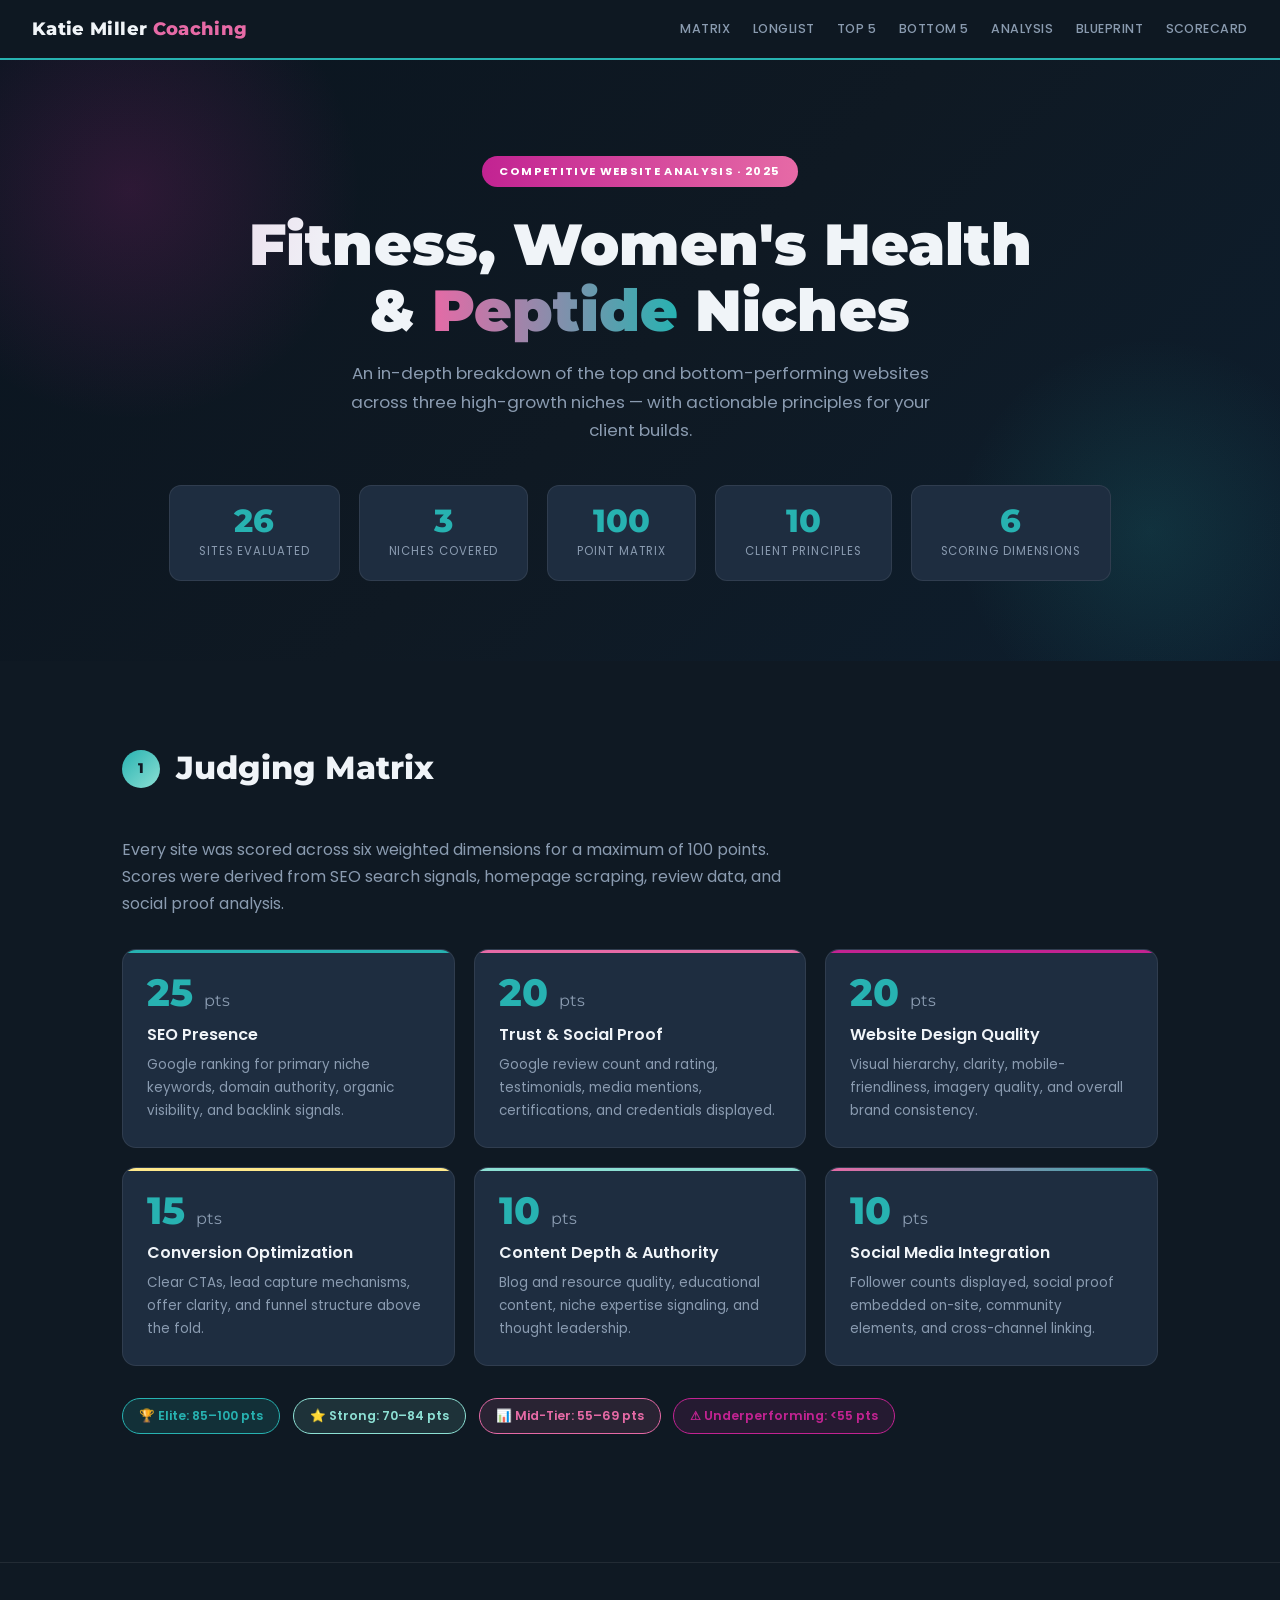
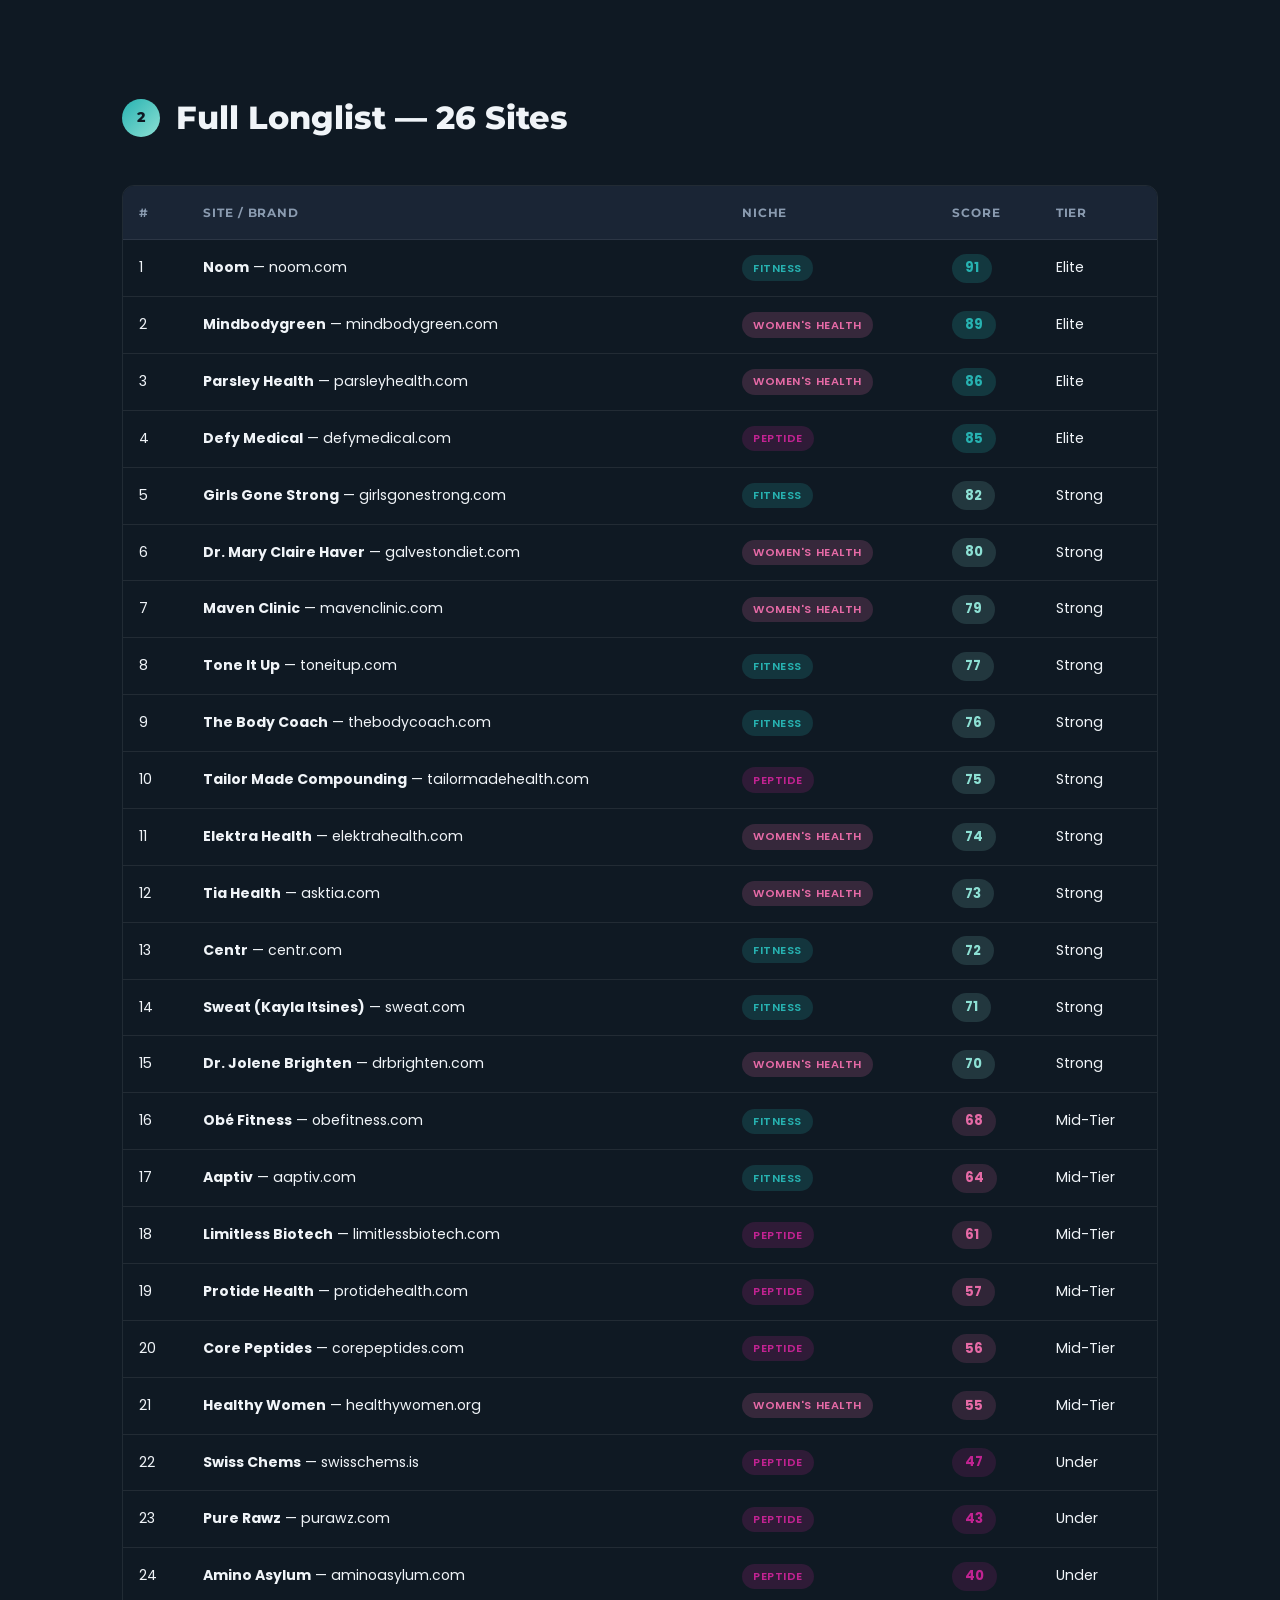
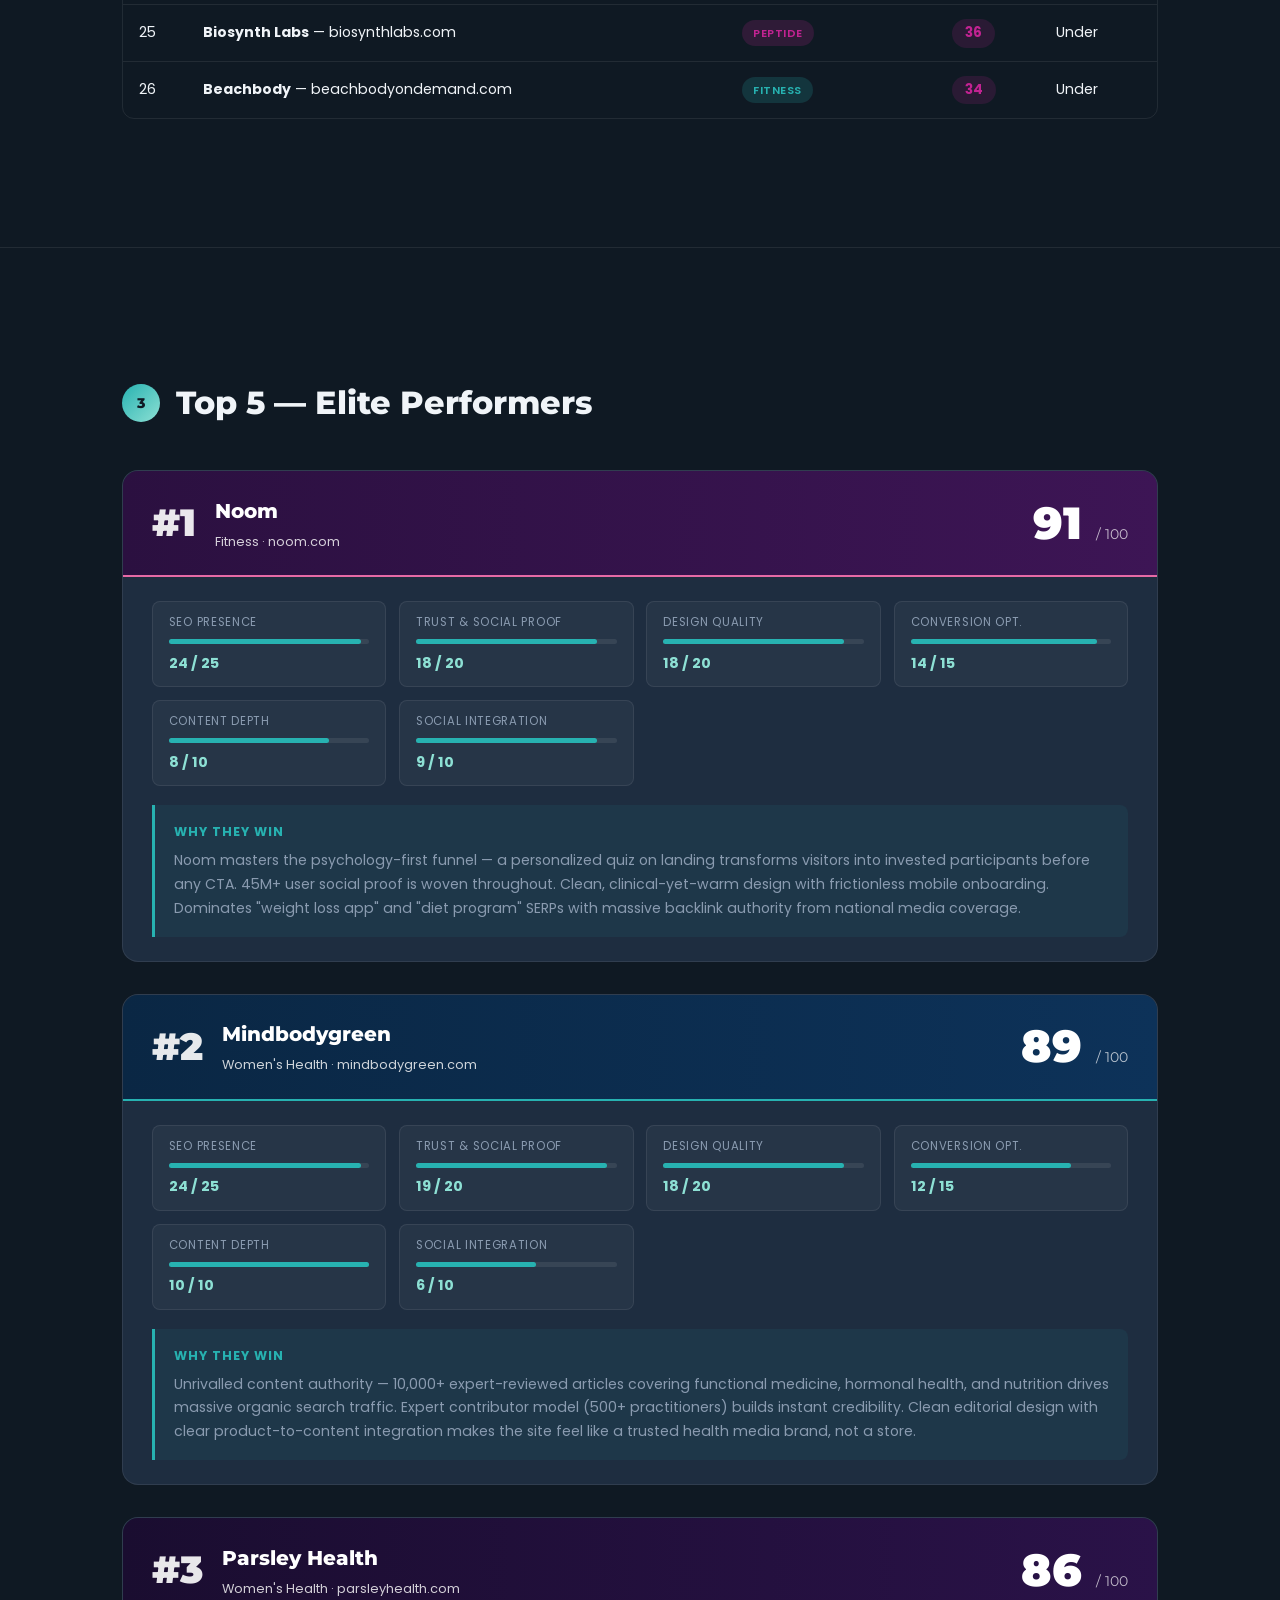
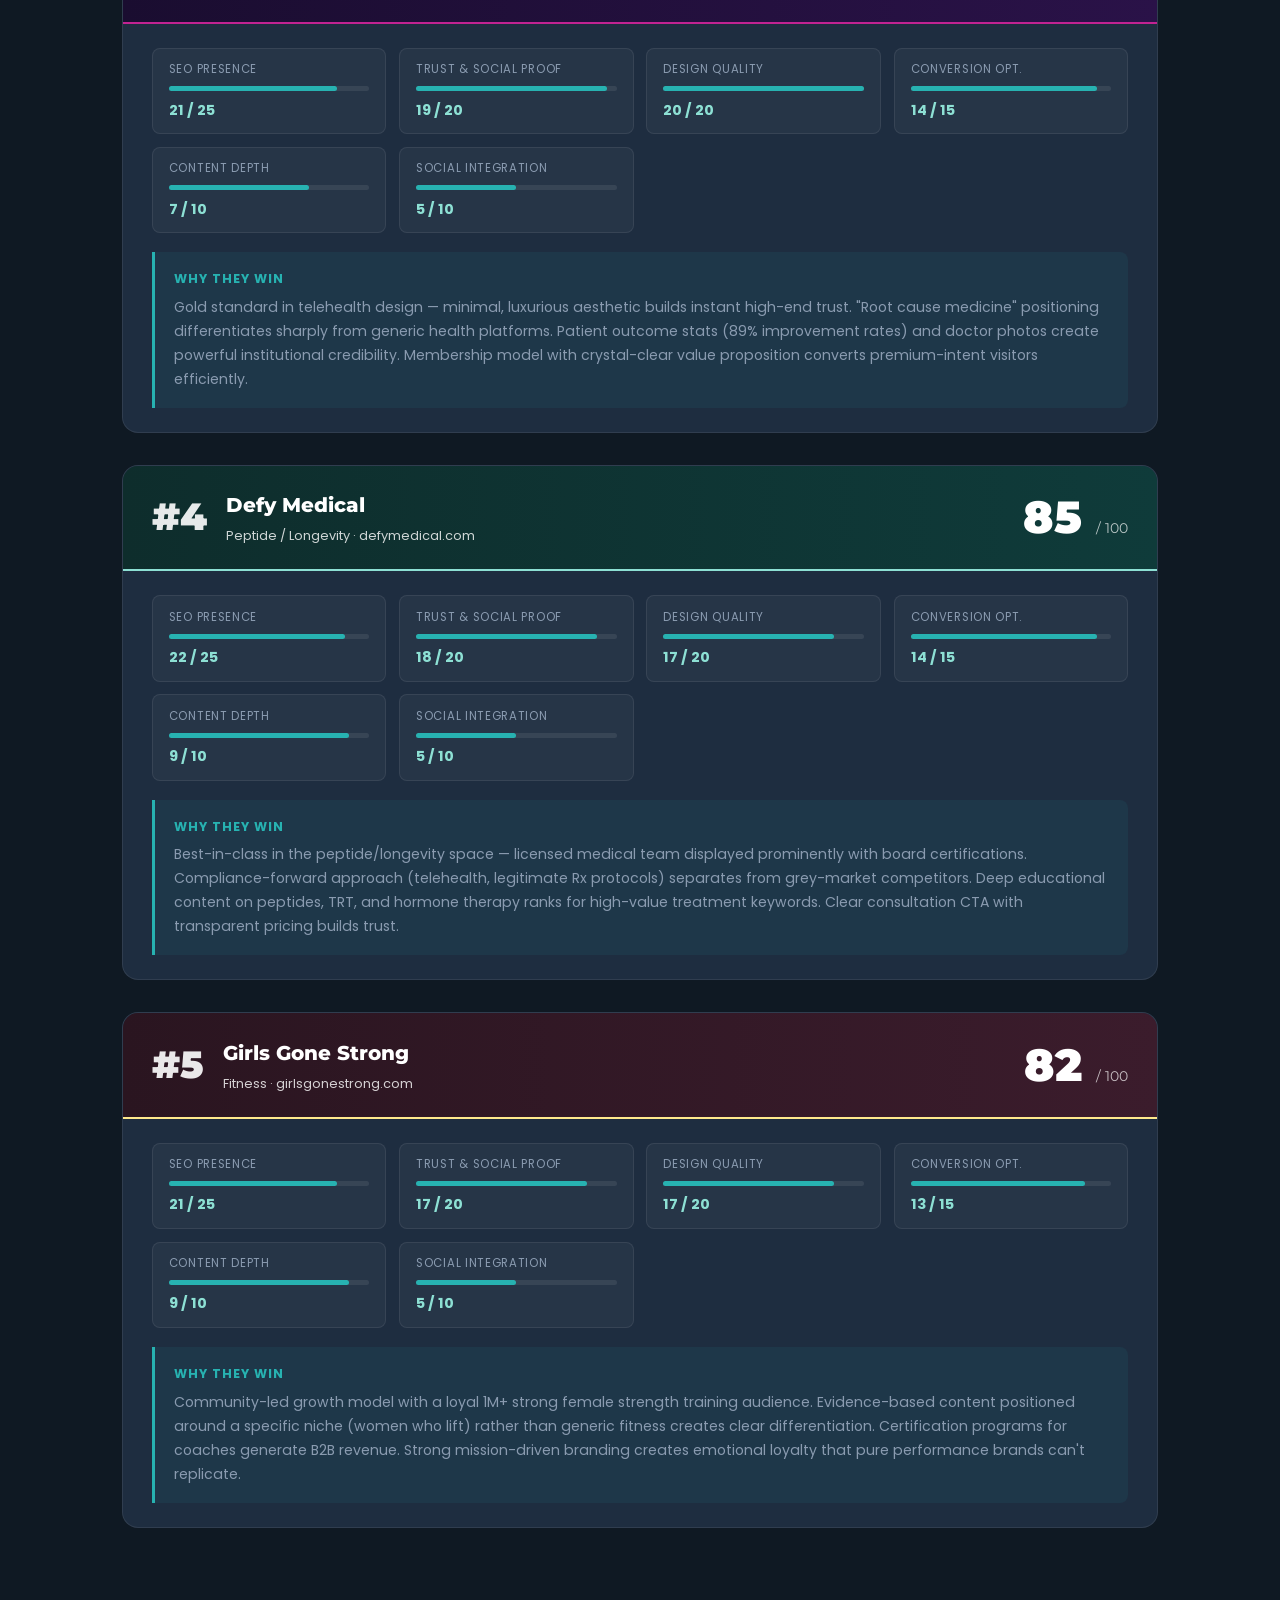
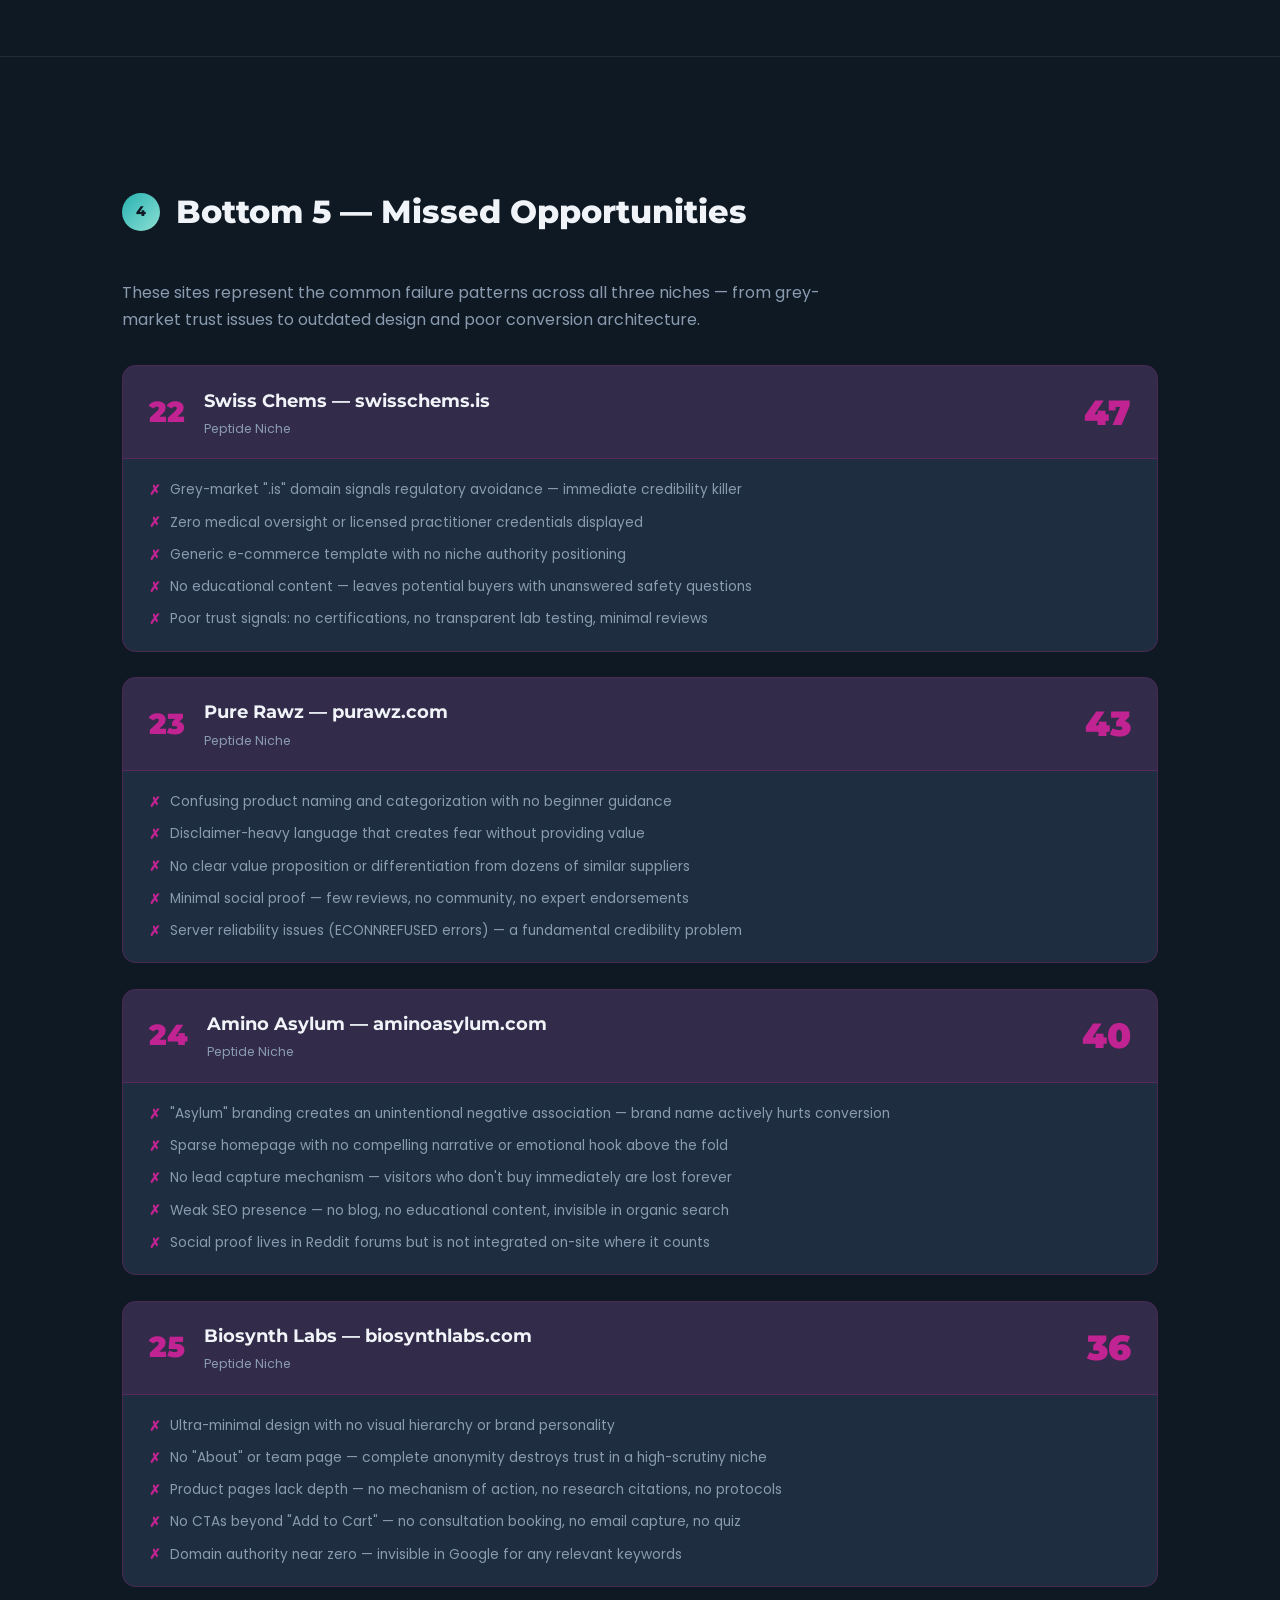
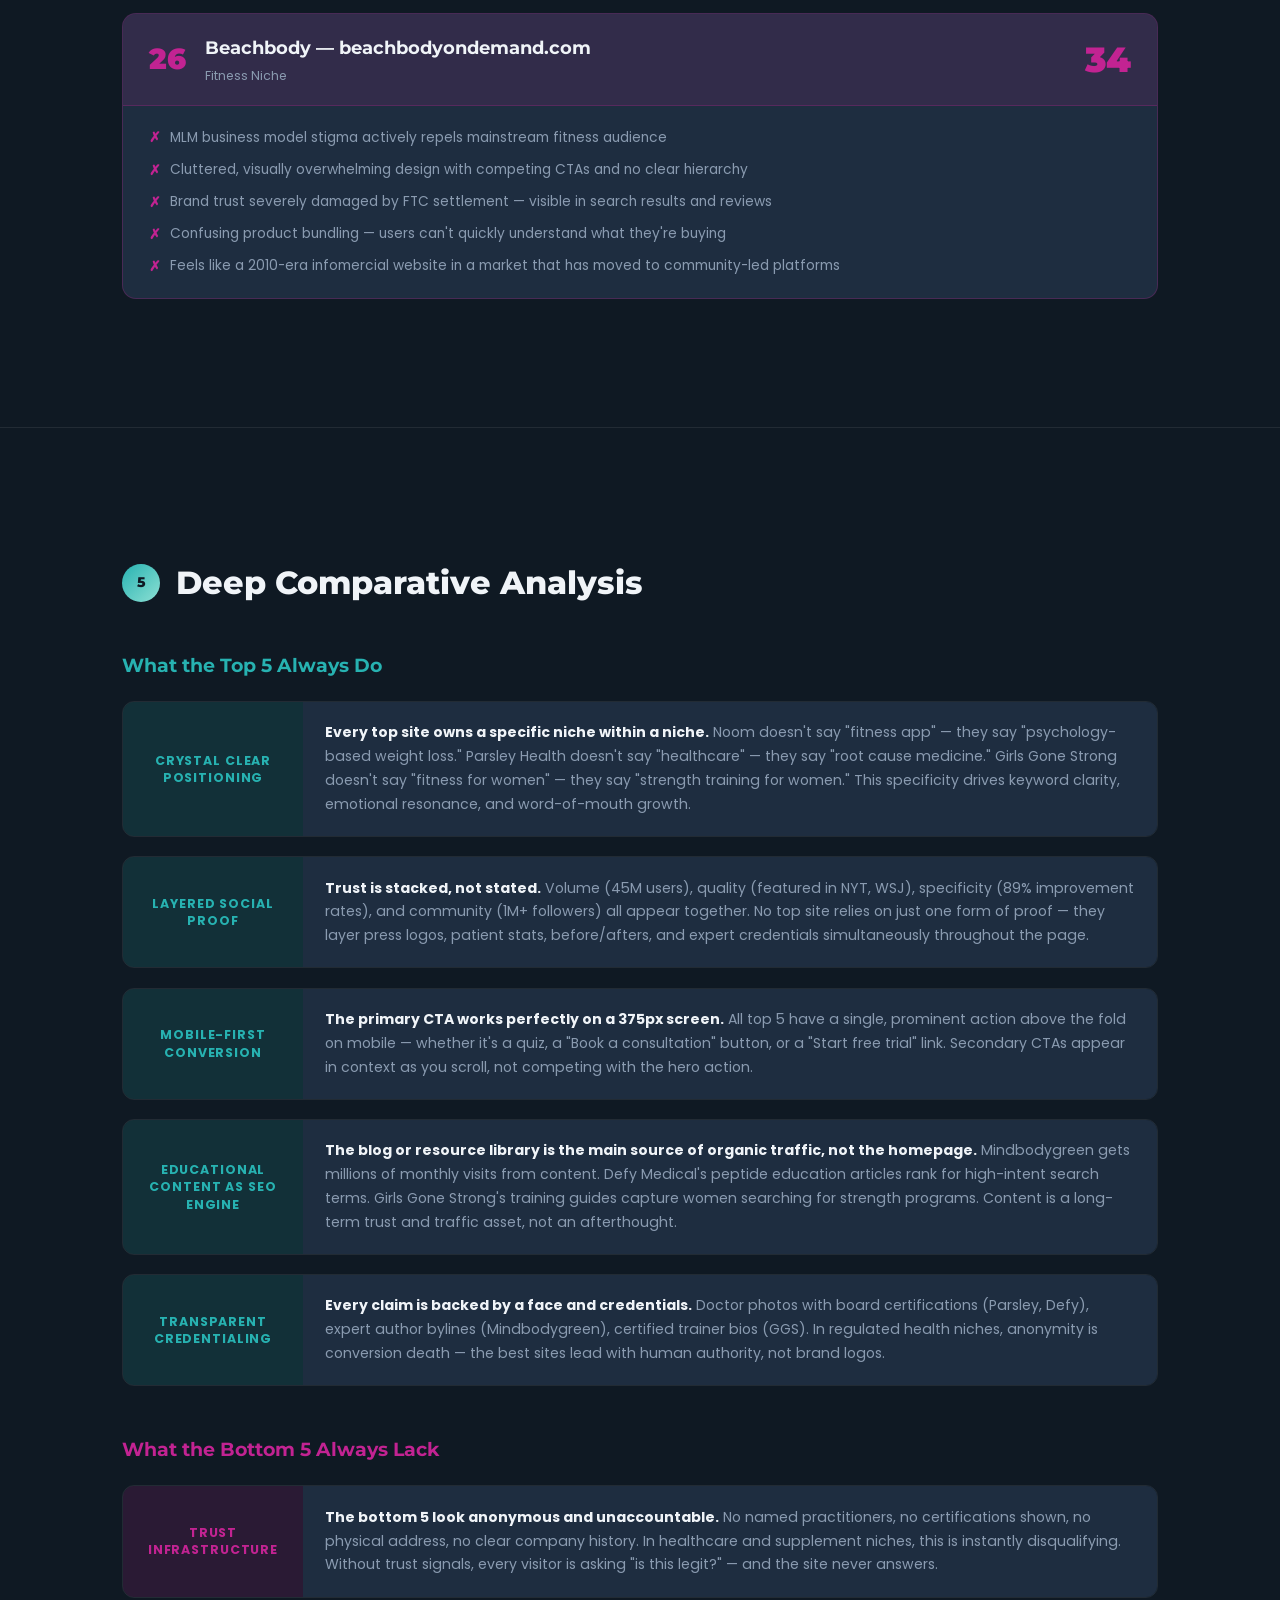
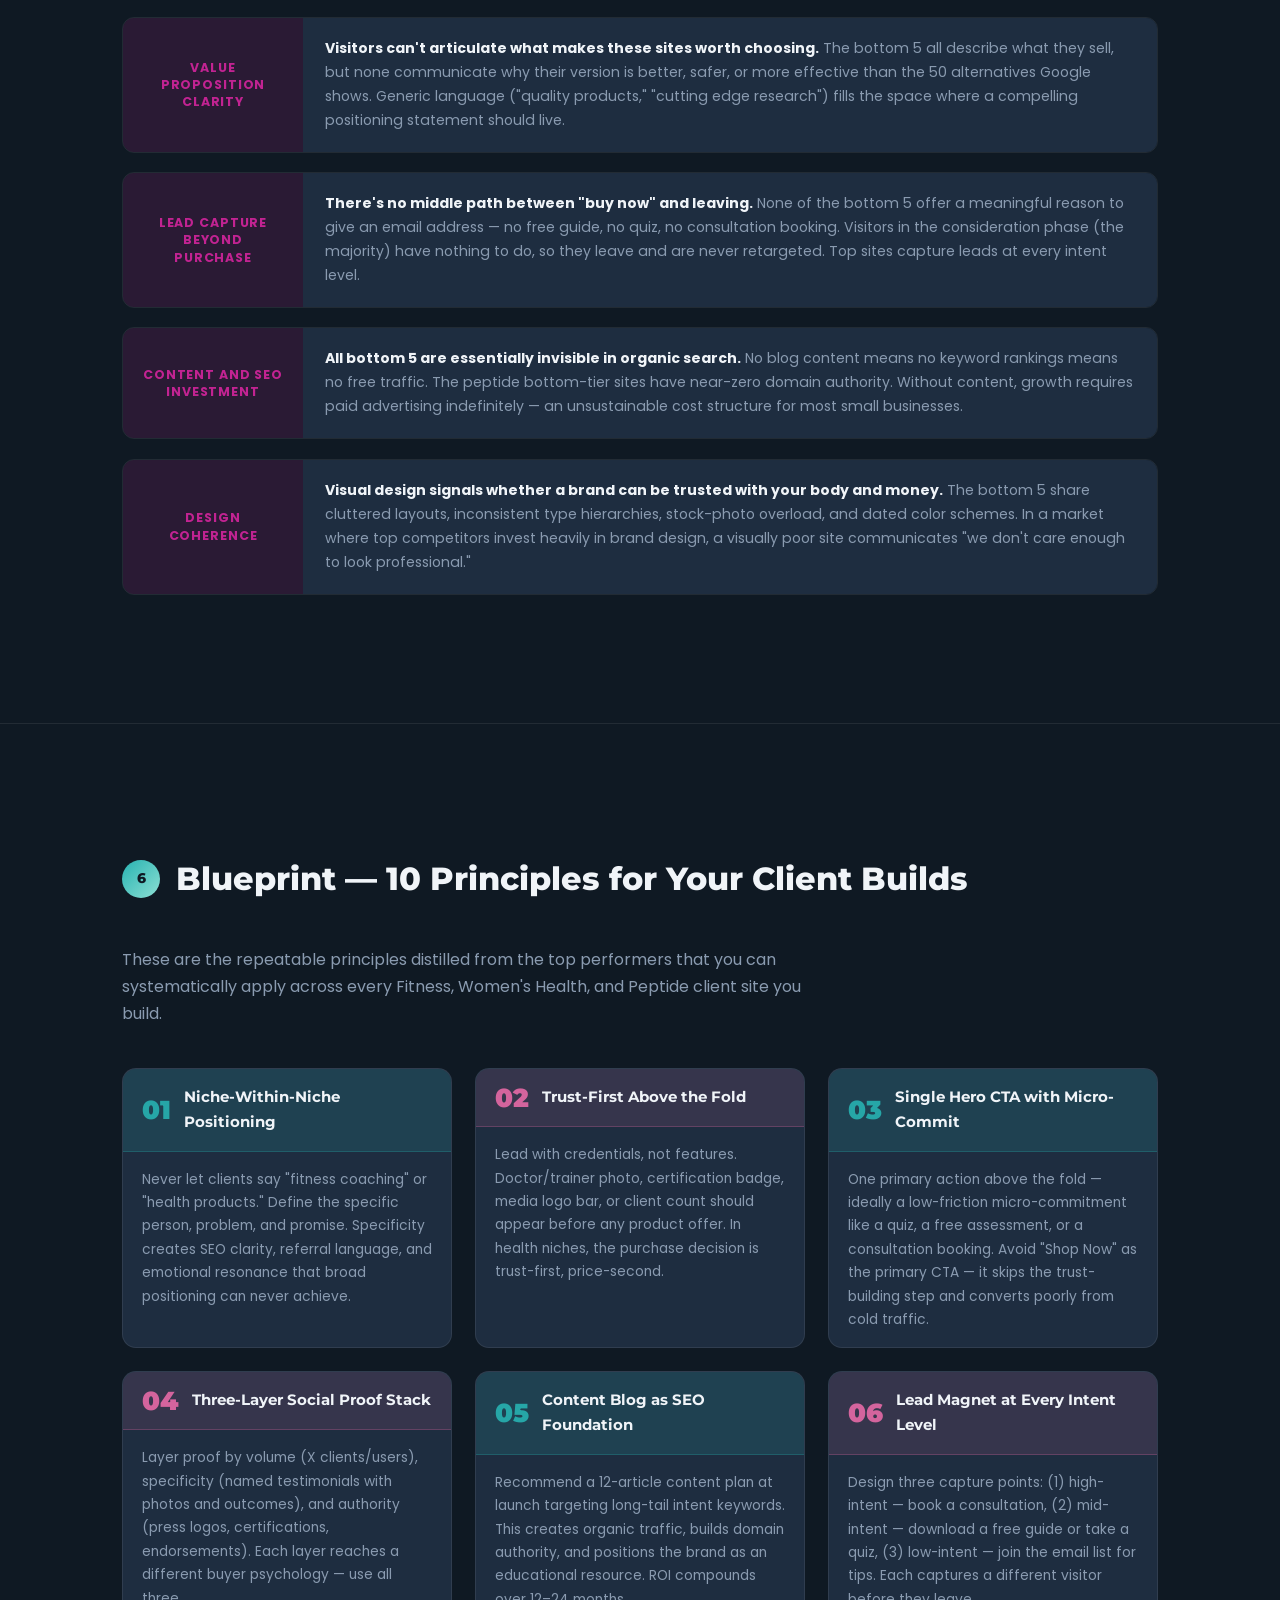
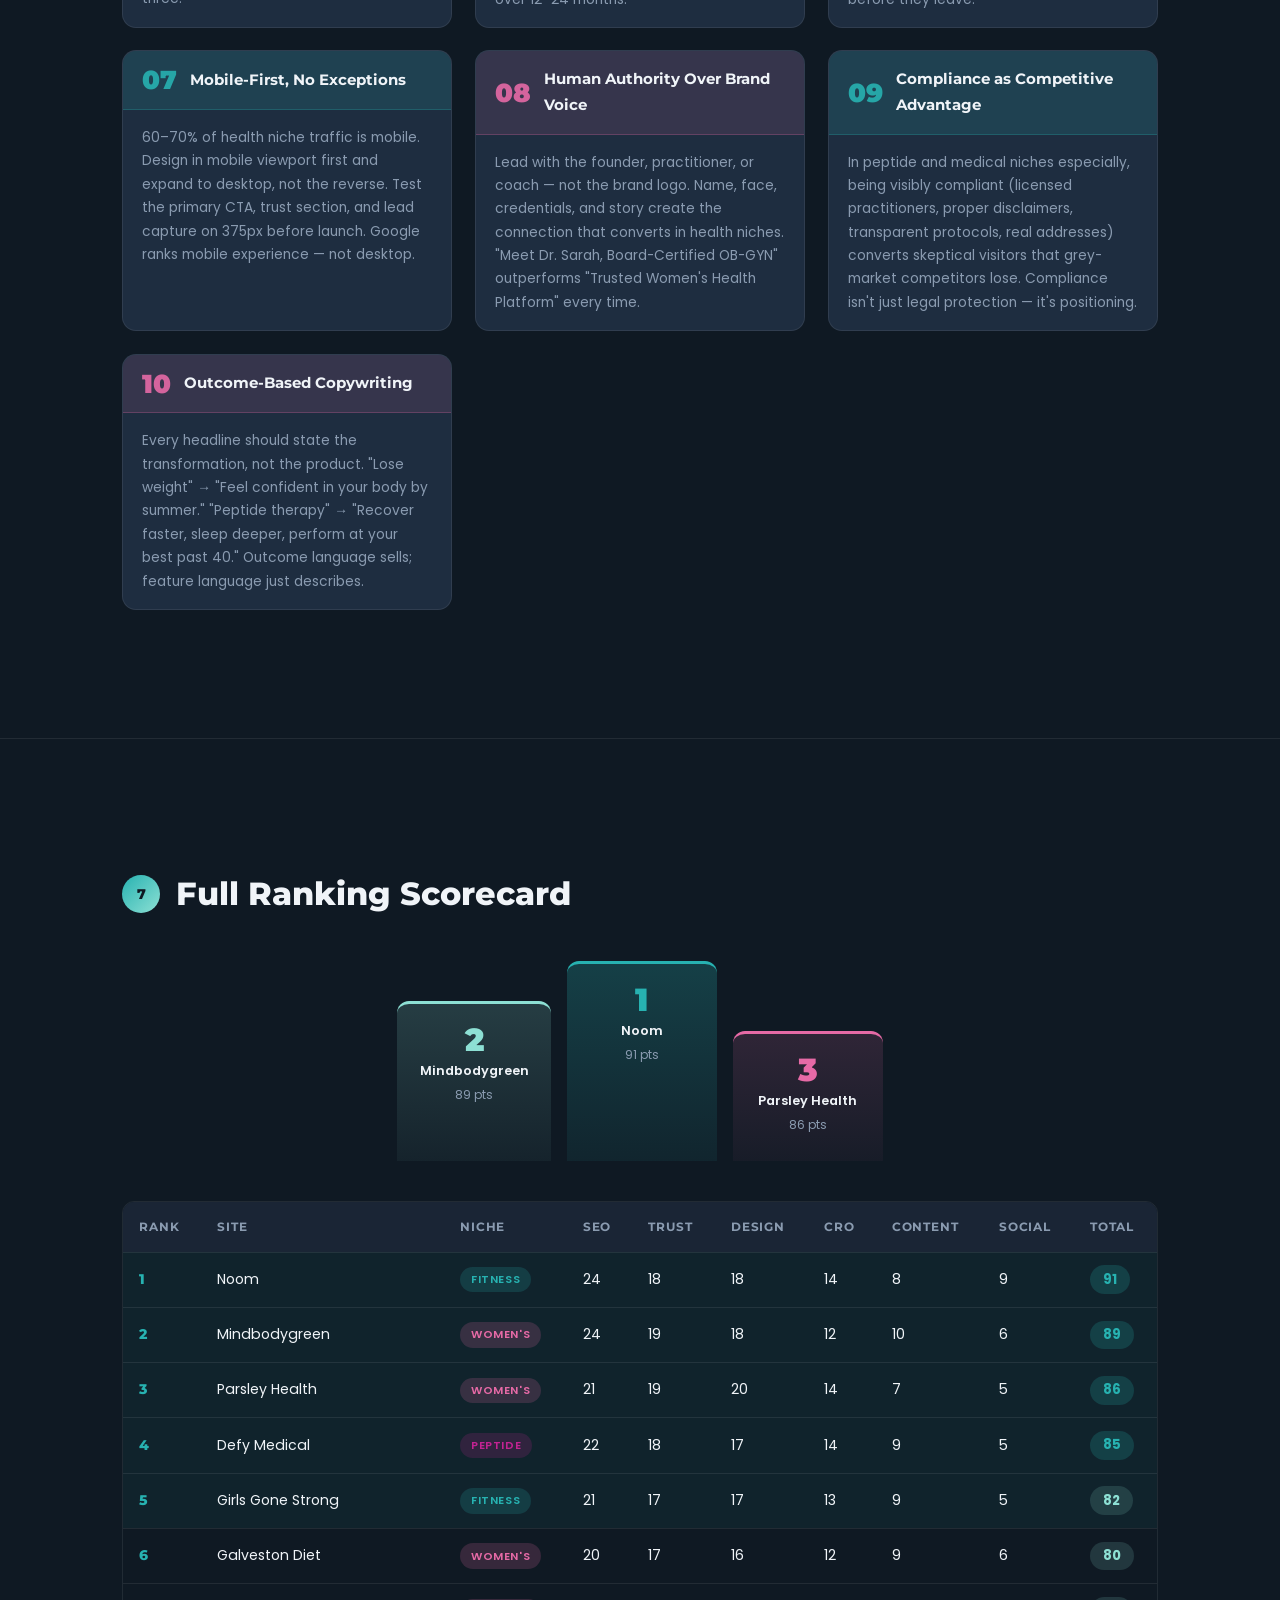
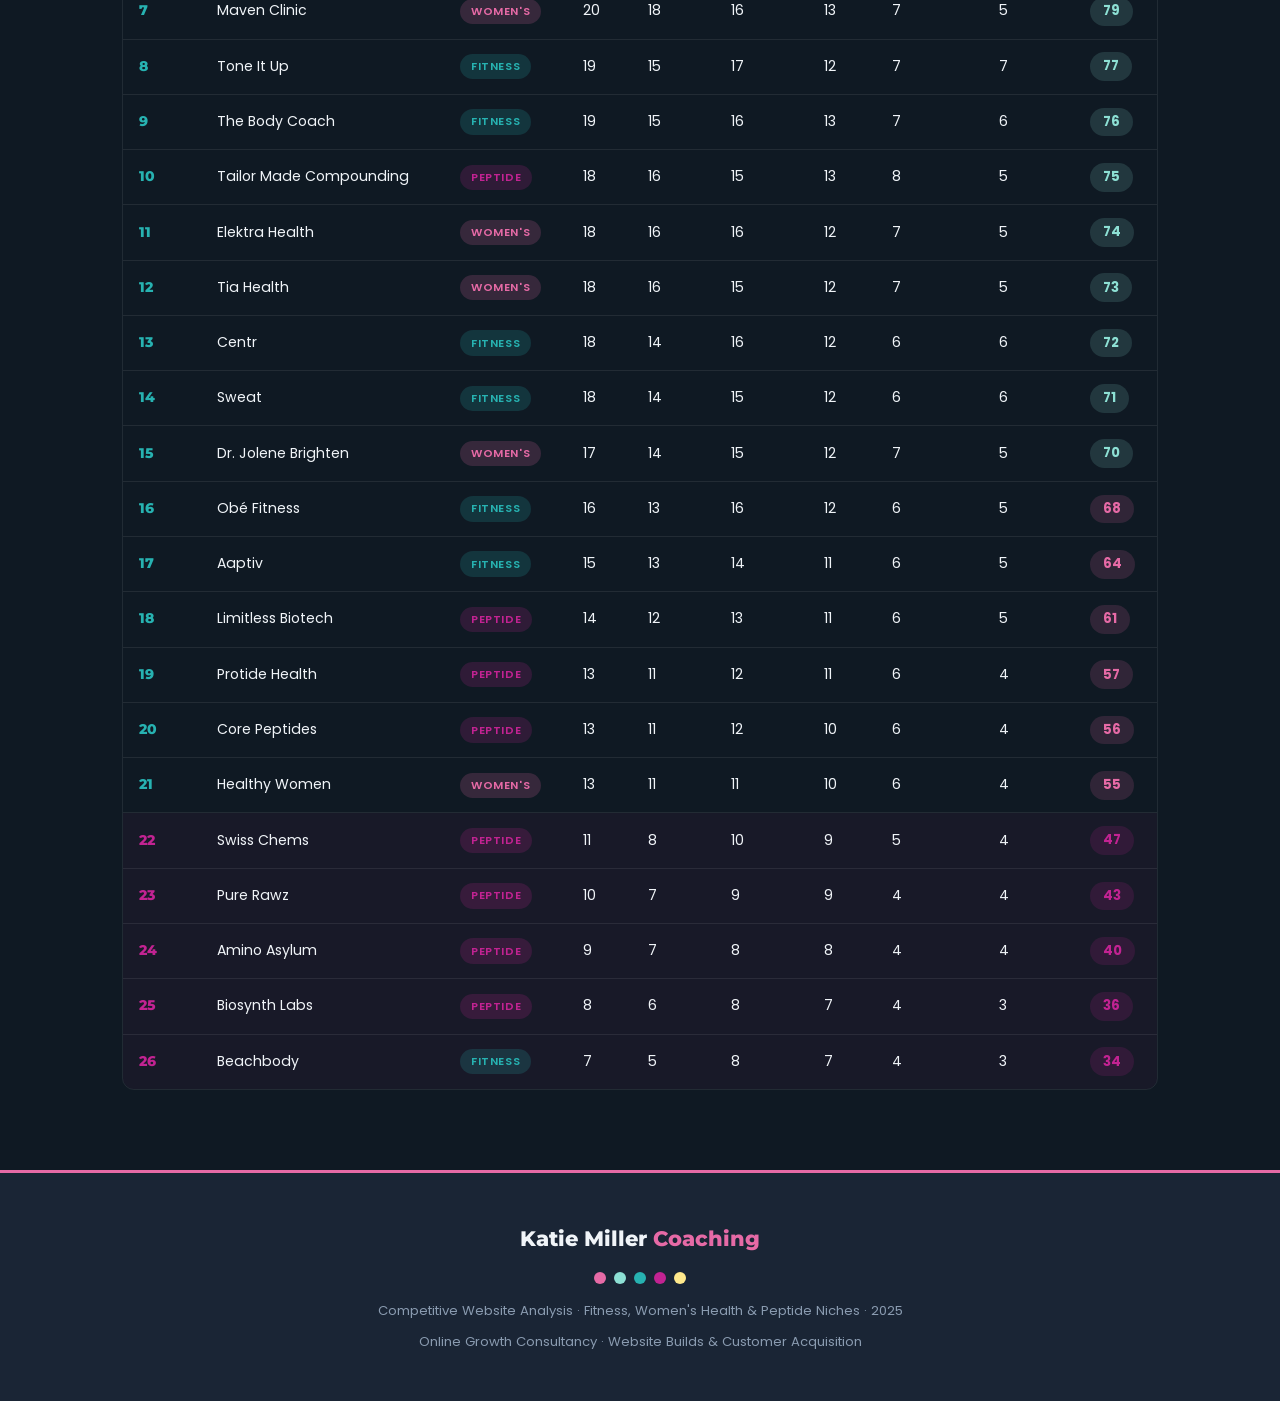
<file: competitive-analysis.html>
<!DOCTYPE html>
<html lang="en">
<head>
  <meta charset="UTF-8" />
  <meta name="viewport" content="width=device-width, initial-scale=1.0" />
  <title>Competitive Website Analysis — Katie Miller Coaching</title>
  <link href="https://fonts.googleapis.com/css2?family=Poppins:wght@300;400;500;600;700;800&family=Montserrat:wght@400;600;700;800;900&display=swap" rel="stylesheet" />
  <style>
    /* ─── Brand Tokens ─────────────────────────────────────────── */
    :root {
      --pink:    #e66aa6;
      --mint:    #8de0d4;
      --teal:    #27b2b1;
      --magenta: #c22392;
      --yellow:  #ffe98c;
      --dark:    #0f1923;
      --dark2:   #1a2535;
      --text:    #f0f4f8;
      --muted:   #8a9bb0;
      --card:    #1e2d40;
      --border:  rgba(255,255,255,0.08);
    }

    /* ─── Reset & Base ─────────────────────────────────────────── */
    *, *::before, *::after { box-sizing: border-box; margin: 0; padding: 0; }
    html { scroll-behavior: smooth; }
    body {
      font-family: 'Poppins', sans-serif;
      background: var(--dark);
      color: var(--text);
      line-height: 1.7;
      overflow-x: hidden;
    }
    a { color: var(--teal); text-decoration: none; }
    a:hover { color: var(--mint); }

    /* ─── Sticky Nav ───────────────────────────────────────────── */
    nav {
      position: sticky;
      top: 0;
      z-index: 100;
      background: rgba(15,25,35,0.97);
      border-bottom: 2px solid var(--teal);
      backdrop-filter: blur(12px);
      padding: 0 2rem;
      display: flex;
      align-items: center;
      justify-content: space-between;
      height: 60px;
    }
    .nav-brand {
      font-family: 'Montserrat', sans-serif;
      font-weight: 800;
      font-size: 1.1rem;
      letter-spacing: 0.02em;
    }
    .nav-brand span { color: var(--pink); }
    .nav-links {
      display: flex;
      gap: 1.4rem;
      list-style: none;
      font-size: 0.78rem;
      font-weight: 500;
      letter-spacing: 0.04em;
      text-transform: uppercase;
    }
    .nav-links a { color: var(--muted); transition: color 0.2s; }
    .nav-links a:hover { color: var(--mint); }

    /* ─── Hero ─────────────────────────────────────────────────── */
    .hero {
      position: relative;
      background: linear-gradient(135deg, #0a1520 0%, #0f1923 50%, #0d1e2e 100%);
      padding: 6rem 2rem 5rem;
      text-align: center;
      overflow: hidden;
    }
    .hero::before {
      content: '';
      position: absolute;
      top: -120px; left: -120px;
      width: 500px; height: 500px;
      background: radial-gradient(circle, rgba(199,35,146,0.18) 0%, transparent 65%);
      pointer-events: none;
    }
    .hero::after {
      content: '';
      position: absolute;
      bottom: -80px; right: -80px;
      width: 420px; height: 420px;
      background: radial-gradient(circle, rgba(39,178,177,0.14) 0%, transparent 65%);
      pointer-events: none;
    }
    .hero-badge {
      display: inline-block;
      background: linear-gradient(90deg, var(--magenta), var(--pink));
      color: #fff;
      font-size: 0.7rem;
      font-weight: 700;
      letter-spacing: 0.12em;
      text-transform: uppercase;
      padding: 0.35rem 1.1rem;
      border-radius: 50px;
      margin-bottom: 1.5rem;
    }
    .hero h1 {
      font-family: 'Montserrat', sans-serif;
      font-weight: 900;
      font-size: clamp(2rem, 5vw, 3.6rem);
      line-height: 1.15;
      margin-bottom: 1rem;
    }
    .hero h1 em {
      font-style: normal;
      background: linear-gradient(90deg, var(--pink), var(--teal));
      -webkit-background-clip: text;
      -webkit-text-fill-color: transparent;
      background-clip: text;
    }
    .hero-sub {
      max-width: 600px;
      margin: 0 auto 2.5rem;
      color: var(--muted);
      font-size: 1.05rem;
    }
    .stat-row {
      display: flex;
      flex-wrap: wrap;
      justify-content: center;
      gap: 1.2rem;
      margin-top: 2rem;
      position: relative;
      z-index: 1;
    }
    .stat-card {
      background: var(--card);
      border: 1px solid var(--border);
      border-radius: 12px;
      padding: 1.2rem 1.8rem;
      min-width: 130px;
      text-align: center;
    }
    .stat-card .num {
      font-family: 'Montserrat', sans-serif;
      font-weight: 800;
      font-size: 2rem;
      line-height: 1;
      color: var(--teal);
    }
    .stat-card .lbl {
      font-size: 0.72rem;
      color: var(--muted);
      text-transform: uppercase;
      letter-spacing: 0.08em;
      margin-top: 0.3rem;
    }

    /* ─── Section Wrapper ──────────────────────────────────────── */
    .section {
      max-width: 1100px;
      margin: 0 auto;
      padding: 5rem 2rem;
    }
    .section-header {
      display: flex;
      align-items: center;
      gap: 1rem;
      margin-bottom: 2.5rem;
    }
    .sec-num {
      background: linear-gradient(135deg, var(--teal), var(--mint));
      color: var(--dark);
      font-family: 'Montserrat', sans-serif;
      font-weight: 800;
      font-size: 0.85rem;
      width: 38px; height: 38px;
      border-radius: 50%;
      display: flex; align-items: center; justify-content: center;
      flex-shrink: 0;
    }
    .section-header h2 {
      font-family: 'Montserrat', sans-serif;
      font-weight: 800;
      font-size: clamp(1.4rem, 3vw, 2rem);
    }
    .divider {
      border: none;
      border-top: 1px solid var(--border);
      margin: 3rem 0;
    }

    /* ─── Judging Matrix ───────────────────────────────────────── */
    .matrix-grid {
      display: grid;
      grid-template-columns: repeat(auto-fill, minmax(300px, 1fr));
      gap: 1.2rem;
    }
    .matrix-card {
      background: var(--card);
      border: 1px solid var(--border);
      border-radius: 14px;
      padding: 1.5rem;
      position: relative;
      overflow: hidden;
    }
    .matrix-card::before {
      content: '';
      position: absolute;
      top: 0; left: 0; right: 0;
      height: 3px;
    }
    .matrix-card.c1::before { background: var(--teal); }
    .matrix-card.c2::before { background: var(--pink); }
    .matrix-card.c3::before { background: var(--magenta); }
    .matrix-card.c4::before { background: var(--yellow); }
    .matrix-card.c5::before { background: var(--mint); }
    .matrix-card.c6::before { background: linear-gradient(90deg,var(--pink),var(--teal)); }
    .matrix-pts {
      font-family: 'Montserrat', sans-serif;
      font-weight: 800;
      font-size: 2.4rem;
      line-height: 1;
      color: var(--teal);
    }
    .matrix-pts span { font-size: 1rem; color: var(--muted); font-weight: 400; }
    .matrix-title {
      font-weight: 600;
      font-size: 1rem;
      margin: 0.5rem 0 0.4rem;
    }
    .matrix-desc { font-size: 0.84rem; color: var(--muted); }
    .tier-note {
      margin-top: 2rem;
      display: flex;
      flex-wrap: wrap;
      gap: 0.8rem;
    }
    .tier-pill {
      padding: 0.4rem 1rem;
      border-radius: 50px;
      font-size: 0.78rem;
      font-weight: 600;
    }
    .tier-elite  { background: rgba(39,178,177,0.15); color: var(--teal); border: 1px solid var(--teal); }
    .tier-strong { background: rgba(141,224,212,0.12); color: var(--mint); border: 1px solid var(--mint); }
    .tier-mid    { background: rgba(230,106,166,0.12); color: var(--pink); border: 1px solid var(--pink); }
    .tier-low    { background: rgba(194,35,146,0.12); color: var(--magenta); border: 1px solid var(--magenta); }

    /* ─── Longlist Table ───────────────────────────────────────── */
    .table-wrap { overflow-x: auto; border-radius: 12px; border: 1px solid var(--border); }
    table { width: 100%; border-collapse: collapse; font-size: 0.88rem; }
    thead tr { background: var(--dark2); }
    thead th {
      padding: 1rem;
      text-align: left;
      font-family: 'Montserrat', sans-serif;
      font-weight: 700;
      font-size: 0.78rem;
      letter-spacing: 0.07em;
      text-transform: uppercase;
      color: var(--muted);
    }
    tbody tr { border-top: 1px solid var(--border); transition: background 0.15s; }
    tbody tr:hover { background: rgba(255,255,255,0.03); }
    tbody td { padding: 0.85rem 1rem; }
    .niche-tag {
      display: inline-block;
      padding: 0.2rem 0.7rem;
      border-radius: 50px;
      font-size: 0.7rem;
      font-weight: 600;
      letter-spacing: 0.05em;
      text-transform: uppercase;
    }
    .nt-fitness  { background: rgba(39,178,177,0.18); color: var(--teal); }
    .nt-womens   { background: rgba(230,106,166,0.18); color: var(--pink); }
    .nt-peptide  { background: rgba(194,35,146,0.18); color: var(--magenta); }
    .score-pill {
      display: inline-block;
      padding: 0.2rem 0.8rem;
      border-radius: 50px;
      font-weight: 700;
      font-size: 0.82rem;
    }
    .sp-elite  { background: rgba(39,178,177,0.2);  color: var(--teal); }
    .sp-strong { background: rgba(141,224,212,0.15); color: var(--mint); }
    .sp-mid    { background: rgba(230,106,166,0.15); color: var(--pink); }
    .sp-low    { background: rgba(194,35,146,0.15);  color: var(--magenta); }

    /* ─── Top 5 Cards ──────────────────────────────────────────── */
    .top5-list { display: flex; flex-direction: column; gap: 2rem; }
    .top5-card {
      background: var(--card);
      border: 1px solid var(--border);
      border-radius: 16px;
      overflow: hidden;
    }
    .top5-header {
      display: flex;
      align-items: center;
      gap: 1.2rem;
      padding: 1.4rem 1.8rem;
      color: #fff;
    }
    .top5-rank {
      font-family: 'Montserrat', sans-serif;
      font-weight: 900;
      font-size: 2.4rem;
      opacity: 0.9;
      line-height: 1;
    }
    .top5-info { flex: 1; }
    .top5-name {
      font-family: 'Montserrat', sans-serif;
      font-weight: 800;
      font-size: 1.25rem;
    }
    .top5-niche { font-size: 0.8rem; opacity: 0.8; margin-top: 0.2rem; }
    .top5-score {
      font-family: 'Montserrat', sans-serif;
      font-weight: 900;
      font-size: 2.8rem;
      line-height: 1;
    }
    .top5-score span { font-size: 0.9rem; font-weight: 400; opacity: 0.7; }
    .top5-body { padding: 1.5rem 1.8rem; }
    .dim-grid {
      display: grid;
      grid-template-columns: repeat(auto-fill, minmax(220px, 1fr));
      gap: 0.8rem;
      margin-bottom: 1.2rem;
    }
    .dim-item {
      background: rgba(255,255,255,0.04);
      border: 1px solid var(--border);
      border-radius: 8px;
      padding: 0.7rem 1rem;
    }
    .dim-label { font-size: 0.72rem; color: var(--muted); text-transform: uppercase; letter-spacing: 0.06em; }
    .dim-bar-wrap { height: 5px; background: rgba(255,255,255,0.08); border-radius: 3px; margin: 0.4rem 0; }
    .dim-bar { height: 100%; border-radius: 3px; background: var(--teal); }
    .dim-score { font-weight: 700; font-size: 0.9rem; color: var(--mint); }
    .why-win {
      background: rgba(39,178,177,0.07);
      border-left: 3px solid var(--teal);
      border-radius: 0 8px 8px 0;
      padding: 1rem 1.2rem;
    }
    .why-win h4 { font-size: 0.78rem; text-transform: uppercase; letter-spacing: 0.08em; color: var(--teal); margin-bottom: 0.4rem; }
    .why-win p { font-size: 0.88rem; color: var(--muted); }

    /* Top 5 header colors */
    .t5c1 .top5-header { background: linear-gradient(90deg, #0a2744, #0d3259); border-bottom: 2px solid var(--teal); }
    .t5c2 .top5-header { background: linear-gradient(90deg, #2b1040, #3d1555); border-bottom: 2px solid var(--pink); }
    .t5c3 .top5-header { background: linear-gradient(90deg, #1a0d30, #2a1248); border-bottom: 2px solid var(--magenta); }
    .t5c4 .top5-header { background: linear-gradient(90deg, #0e2d2c, #0f3b3a); border-bottom: 2px solid var(--mint); }
    .t5c5 .top5-header { background: linear-gradient(90deg, #2a1520, #3b1c2c); border-bottom: 2px solid var(--yellow); }

    /* ─── Bottom 5 Cards ───────────────────────────────────────── */
    .b5-list { display: flex; flex-direction: column; gap: 1.6rem; }
    .b5-card {
      background: var(--card);
      border: 1px solid rgba(194,35,146,0.25);
      border-radius: 14px;
      overflow: hidden;
    }
    .b5-header {
      display: flex;
      align-items: center;
      gap: 1.2rem;
      padding: 1.2rem 1.6rem;
      background: rgba(194,35,146,0.12);
      border-bottom: 1px solid rgba(194,35,146,0.25);
    }
    .b5-rank {
      font-family: 'Montserrat', sans-serif;
      font-weight: 900;
      font-size: 1.8rem;
      color: var(--magenta);
      line-height: 1;
    }
    .b5-info { flex: 1; }
    .b5-name { font-family: 'Montserrat', sans-serif; font-weight: 700; font-size: 1.1rem; }
    .b5-niche { font-size: 0.78rem; color: var(--muted); margin-top: 0.15rem; }
    .b5-score {
      font-family: 'Montserrat', sans-serif;
      font-weight: 900;
      font-size: 2.2rem;
      color: var(--magenta);
      line-height: 1;
    }
    .b5-body { padding: 1.2rem 1.6rem; }
    .gap-list { list-style: none; display: flex; flex-direction: column; gap: 0.5rem; }
    .gap-list li {
      display: flex;
      align-items: flex-start;
      gap: 0.6rem;
      font-size: 0.86rem;
      color: var(--muted);
    }
    .gap-list li::before {
      content: '\2717';
      color: var(--magenta);
      font-weight: 700;
      flex-shrink: 0;
      margin-top: 0.05rem;
    }

    /* ─── Pattern Analysis ─────────────────────────────────────── */
    .pattern-list { display: flex; flex-direction: column; gap: 1.2rem; }
    .pattern-item {
      display: grid;
      grid-template-columns: 180px 1fr;
      border: 1px solid var(--border);
      border-radius: 12px;
      overflow: hidden;
    }
    .pattern-label {
      display: flex;
      align-items: center;
      justify-content: center;
      padding: 1.2rem;
      font-size: 0.78rem;
      font-weight: 700;
      letter-spacing: 0.07em;
      text-transform: uppercase;
      text-align: center;
      line-height: 1.4;
    }
    .pl-win  { background: rgba(39,178,177,0.15); color: var(--teal); }
    .pl-fail { background: rgba(194,35,146,0.15); color: var(--magenta); }
    .pattern-content {
      padding: 1.2rem 1.4rem;
      background: var(--card);
      font-size: 0.88rem;
      color: var(--muted);
    }
    .pattern-content strong { color: var(--text); }
    @media (max-width: 600px) {
      .pattern-item { grid-template-columns: 1fr; }
    }

    /* ─── Blueprint Principles ─────────────────────────────────── */
    .principles-grid {
      display: grid;
      grid-template-columns: repeat(auto-fill, minmax(300px, 1fr));
      gap: 1.4rem;
    }
    .principle-card {
      background: var(--card);
      border: 1px solid var(--border);
      border-radius: 14px;
      overflow: hidden;
    }
    .principle-header {
      display: flex;
      align-items: center;
      gap: 0.8rem;
      padding: 1rem 1.2rem;
    }
    .p-num {
      font-family: 'Montserrat', sans-serif;
      font-weight: 900;
      font-size: 1.6rem;
      line-height: 1;
      opacity: 0.9;
    }
    .p-title {
      font-family: 'Montserrat', sans-serif;
      font-weight: 700;
      font-size: 0.92rem;
    }
    .ph-teal { background: rgba(39,178,177,0.15); border-bottom: 1px solid rgba(39,178,177,0.25); }
    .ph-pink { background: rgba(230,106,166,0.12); border-bottom: 1px solid rgba(230,106,166,0.25); }
    .ph-teal .p-num { color: var(--teal); }
    .ph-pink .p-num { color: var(--pink); }
    .principle-body { padding: 1rem 1.2rem; font-size: 0.86rem; color: var(--muted); }

    /* ─── Scorecard ────────────────────────────────────────────── */
    .podium {
      display: flex;
      justify-content: center;
      align-items: flex-end;
      gap: 1rem;
      margin-bottom: 2.5rem;
    }
    .podium-item {
      text-align: center;
      border-radius: 12px 12px 0 0;
      padding: 1.2rem 1.4rem 0;
      min-width: 150px;
    }
    .podium-item:nth-child(1) { background: linear-gradient(180deg, rgba(141,224,212,0.18), rgba(141,224,212,0.05)); height: 160px; border-top: 3px solid var(--mint); }
    .podium-item:nth-child(2) { background: linear-gradient(180deg, rgba(39,178,177,0.25), rgba(39,178,177,0.08)); height: 200px; border-top: 3px solid var(--teal); }
    .podium-item:nth-child(3) { background: linear-gradient(180deg, rgba(230,106,166,0.15), rgba(230,106,166,0.04)); height: 130px; border-top: 3px solid var(--pink); }
    .podium-pos {
      font-family: 'Montserrat', sans-serif;
      font-weight: 900;
      font-size: 2rem;
      line-height: 1;
    }
    .podium-item:nth-child(1) .podium-pos { color: var(--mint); }
    .podium-item:nth-child(2) .podium-pos { color: var(--teal); }
    .podium-item:nth-child(3) .podium-pos { color: var(--pink); }
    .podium-name { font-size: 0.8rem; font-weight: 600; margin: 0.3rem 0 0.2rem; }
    .podium-score { font-size: 0.75rem; color: var(--muted); }
    .score-table { width: 100%; border-collapse: collapse; font-size: 0.88rem; }
    .score-table thead tr { background: var(--dark2); }
    .score-table th {
      padding: 0.9rem 1rem;
      text-align: left;
      font-family: 'Montserrat', sans-serif;
      font-weight: 700;
      font-size: 0.75rem;
      letter-spacing: 0.07em;
      text-transform: uppercase;
      color: var(--muted);
    }
    .score-table td { padding: 0.8rem 1rem; border-top: 1px solid var(--border); }
    .score-table .rank-col { font-family: 'Montserrat', sans-serif; font-weight: 800; color: var(--teal); }
    .score-table tr.top-row { background: rgba(39,178,177,0.06); }
    .score-table tr.bot-row { background: rgba(194,35,146,0.05); }

    /* ─── Footer ───────────────────────────────────────────────── */
    footer {
      background: var(--dark2);
      border-top: 3px solid var(--pink);
      padding: 3rem 2rem;
      text-align: center;
    }
    .footer-brand {
      font-family: 'Montserrat', sans-serif;
      font-weight: 800;
      font-size: 1.3rem;
      margin-bottom: 0.5rem;
    }
    .footer-brand span { color: var(--pink); }
    footer p { color: var(--muted); font-size: 0.82rem; }
    .color-dots {
      display: flex;
      justify-content: center;
      gap: 0.5rem;
      margin: 1rem 0;
    }
    .color-dot {
      width: 12px; height: 12px;
      border-radius: 50%;
    }
  </style>
</head>
<body>

<!-- ─── NAV ───────────────────────────────────────────────────── -->
<nav>
  <div class="nav-brand">Katie Miller <span>Coaching</span></div>
  <ul class="nav-links">
    <li><a href="#matrix">Matrix</a></li>
    <li><a href="#longlist">Longlist</a></li>
    <li><a href="#top5">Top 5</a></li>
    <li><a href="#bottom5">Bottom 5</a></li>
    <li><a href="#analysis">Analysis</a></li>
    <li><a href="#blueprint">Blueprint</a></li>
    <li><a href="#scorecard">Scorecard</a></li>
  </ul>
</nav>

<!-- ─── HERO ──────────────────────────────────────────────────── -->
<section class="hero">
  <div class="hero-badge">Competitive Website Analysis &middot; 2025</div>
  <h1>Fitness, Women's Health<br>&amp; <em>Peptide</em> Niches</h1>
  <p class="hero-sub">An in-depth breakdown of the top and bottom-performing websites across three high-growth niches &mdash; with actionable principles for your client builds.</p>
  <div class="stat-row">
    <div class="stat-card"><div class="num">26</div><div class="lbl">Sites Evaluated</div></div>
    <div class="stat-card"><div class="num">3</div><div class="lbl">Niches Covered</div></div>
    <div class="stat-card"><div class="num">100</div><div class="lbl">Point Matrix</div></div>
    <div class="stat-card"><div class="num">10</div><div class="lbl">Client Principles</div></div>
    <div class="stat-card"><div class="num">6</div><div class="lbl">Scoring Dimensions</div></div>
  </div>
</section>

<!-- ─── SECTION 1 · JUDGING MATRIX ────────────────────────────── -->
<section class="section" id="matrix">
  <div class="section-header">
    <div class="sec-num">1</div>
    <h2>Judging Matrix</h2>
  </div>
  <p style="color:var(--muted);margin-bottom:2rem;max-width:700px;">Every site was scored across six weighted dimensions for a maximum of 100 points. Scores were derived from SEO search signals, homepage scraping, review data, and social proof analysis.</p>

  <div class="matrix-grid">
    <div class="matrix-card c1">
      <div class="matrix-pts">25 <span>pts</span></div>
      <div class="matrix-title">SEO Presence</div>
      <div class="matrix-desc">Google ranking for primary niche keywords, domain authority, organic visibility, and backlink signals.</div>
    </div>
    <div class="matrix-card c2">
      <div class="matrix-pts">20 <span>pts</span></div>
      <div class="matrix-title">Trust &amp; Social Proof</div>
      <div class="matrix-desc">Google review count and rating, testimonials, media mentions, certifications, and credentials displayed.</div>
    </div>
    <div class="matrix-card c3">
      <div class="matrix-pts">20 <span>pts</span></div>
      <div class="matrix-title">Website Design Quality</div>
      <div class="matrix-desc">Visual hierarchy, clarity, mobile-friendliness, imagery quality, and overall brand consistency.</div>
    </div>
    <div class="matrix-card c4">
      <div class="matrix-pts">15 <span>pts</span></div>
      <div class="matrix-title">Conversion Optimization</div>
      <div class="matrix-desc">Clear CTAs, lead capture mechanisms, offer clarity, and funnel structure above the fold.</div>
    </div>
    <div class="matrix-card c5">
      <div class="matrix-pts">10 <span>pts</span></div>
      <div class="matrix-title">Content Depth &amp; Authority</div>
      <div class="matrix-desc">Blog and resource quality, educational content, niche expertise signaling, and thought leadership.</div>
    </div>
    <div class="matrix-card c6">
      <div class="matrix-pts">10 <span>pts</span></div>
      <div class="matrix-title">Social Media Integration</div>
      <div class="matrix-desc">Follower counts displayed, social proof embedded on-site, community elements, and cross-channel linking.</div>
    </div>
  </div>

  <div class="tier-note">
    <span class="tier-pill tier-elite">&#127942; Elite: 85&ndash;100 pts</span>
    <span class="tier-pill tier-strong">&#11088; Strong: 70&ndash;84 pts</span>
    <span class="tier-pill tier-mid">&#128202; Mid-Tier: 55&ndash;69 pts</span>
    <span class="tier-pill tier-low">&#9888; Underperforming: &lt;55 pts</span>
  </div>
</section>

<hr class="divider" />

<!-- ─── SECTION 2 · LONGLIST ───────────────────────────────────── -->
<section class="section" id="longlist">
  <div class="section-header">
    <div class="sec-num">2</div>
    <h2>Full Longlist &mdash; 26 Sites</h2>
  </div>

  <div class="table-wrap">
    <table>
      <thead>
        <tr>
          <th>#</th>
          <th>Site / Brand</th>
          <th>Niche</th>
          <th>Score</th>
          <th>Tier</th>
        </tr>
      </thead>
      <tbody>
        <tr class="top-row"><td>1</td><td><strong>Noom</strong> &mdash; noom.com</td><td><span class="niche-tag nt-fitness">Fitness</span></td><td><span class="score-pill sp-elite">91</span></td><td>Elite</td></tr>
        <tr class="top-row"><td>2</td><td><strong>Mindbodygreen</strong> &mdash; mindbodygreen.com</td><td><span class="niche-tag nt-womens">Women's Health</span></td><td><span class="score-pill sp-elite">89</span></td><td>Elite</td></tr>
        <tr class="top-row"><td>3</td><td><strong>Parsley Health</strong> &mdash; parsleyhealth.com</td><td><span class="niche-tag nt-womens">Women's Health</span></td><td><span class="score-pill sp-elite">86</span></td><td>Elite</td></tr>
        <tr class="top-row"><td>4</td><td><strong>Defy Medical</strong> &mdash; defymedical.com</td><td><span class="niche-tag nt-peptide">Peptide</span></td><td><span class="score-pill sp-elite">85</span></td><td>Elite</td></tr>
        <tr class="top-row"><td>5</td><td><strong>Girls Gone Strong</strong> &mdash; girlsgonestrong.com</td><td><span class="niche-tag nt-fitness">Fitness</span></td><td><span class="score-pill sp-strong">82</span></td><td>Strong</td></tr>
        <tr><td>6</td><td><strong>Dr. Mary Claire Haver</strong> &mdash; galvestondiet.com</td><td><span class="niche-tag nt-womens">Women's Health</span></td><td><span class="score-pill sp-strong">80</span></td><td>Strong</td></tr>
        <tr><td>7</td><td><strong>Maven Clinic</strong> &mdash; mavenclinic.com</td><td><span class="niche-tag nt-womens">Women's Health</span></td><td><span class="score-pill sp-strong">79</span></td><td>Strong</td></tr>
        <tr><td>8</td><td><strong>Tone It Up</strong> &mdash; toneitup.com</td><td><span class="niche-tag nt-fitness">Fitness</span></td><td><span class="score-pill sp-strong">77</span></td><td>Strong</td></tr>
        <tr><td>9</td><td><strong>The Body Coach</strong> &mdash; thebodycoach.com</td><td><span class="niche-tag nt-fitness">Fitness</span></td><td><span class="score-pill sp-strong">76</span></td><td>Strong</td></tr>
        <tr><td>10</td><td><strong>Tailor Made Compounding</strong> &mdash; tailormadehealth.com</td><td><span class="niche-tag nt-peptide">Peptide</span></td><td><span class="score-pill sp-strong">75</span></td><td>Strong</td></tr>
        <tr><td>11</td><td><strong>Elektra Health</strong> &mdash; elektrahealth.com</td><td><span class="niche-tag nt-womens">Women's Health</span></td><td><span class="score-pill sp-strong">74</span></td><td>Strong</td></tr>
        <tr><td>12</td><td><strong>Tia Health</strong> &mdash; asktia.com</td><td><span class="niche-tag nt-womens">Women's Health</span></td><td><span class="score-pill sp-strong">73</span></td><td>Strong</td></tr>
        <tr><td>13</td><td><strong>Centr</strong> &mdash; centr.com</td><td><span class="niche-tag nt-fitness">Fitness</span></td><td><span class="score-pill sp-strong">72</span></td><td>Strong</td></tr>
        <tr><td>14</td><td><strong>Sweat (Kayla Itsines)</strong> &mdash; sweat.com</td><td><span class="niche-tag nt-fitness">Fitness</span></td><td><span class="score-pill sp-strong">71</span></td><td>Strong</td></tr>
        <tr><td>15</td><td><strong>Dr. Jolene Brighten</strong> &mdash; drbrighten.com</td><td><span class="niche-tag nt-womens">Women's Health</span></td><td><span class="score-pill sp-strong">70</span></td><td>Strong</td></tr>
        <tr><td>16</td><td><strong>Ob&eacute; Fitness</strong> &mdash; obefitness.com</td><td><span class="niche-tag nt-fitness">Fitness</span></td><td><span class="score-pill sp-mid">68</span></td><td>Mid-Tier</td></tr>
        <tr><td>17</td><td><strong>Aaptiv</strong> &mdash; aaptiv.com</td><td><span class="niche-tag nt-fitness">Fitness</span></td><td><span class="score-pill sp-mid">64</span></td><td>Mid-Tier</td></tr>
        <tr><td>18</td><td><strong>Limitless Biotech</strong> &mdash; limitlessbiotech.com</td><td><span class="niche-tag nt-peptide">Peptide</span></td><td><span class="score-pill sp-mid">61</span></td><td>Mid-Tier</td></tr>
        <tr><td>19</td><td><strong>Protide Health</strong> &mdash; protidehealth.com</td><td><span class="niche-tag nt-peptide">Peptide</span></td><td><span class="score-pill sp-mid">57</span></td><td>Mid-Tier</td></tr>
        <tr><td>20</td><td><strong>Core Peptides</strong> &mdash; corepeptides.com</td><td><span class="niche-tag nt-peptide">Peptide</span></td><td><span class="score-pill sp-mid">56</span></td><td>Mid-Tier</td></tr>
        <tr><td>21</td><td><strong>Healthy Women</strong> &mdash; healthywomen.org</td><td><span class="niche-tag nt-womens">Women's Health</span></td><td><span class="score-pill sp-mid">55</span></td><td>Mid-Tier</td></tr>
        <tr class="bot-row"><td>22</td><td><strong>Swiss Chems</strong> &mdash; swisschems.is</td><td><span class="niche-tag nt-peptide">Peptide</span></td><td><span class="score-pill sp-low">47</span></td><td>Under</td></tr>
        <tr class="bot-row"><td>23</td><td><strong>Pure Rawz</strong> &mdash; purawz.com</td><td><span class="niche-tag nt-peptide">Peptide</span></td><td><span class="score-pill sp-low">43</span></td><td>Under</td></tr>
        <tr class="bot-row"><td>24</td><td><strong>Amino Asylum</strong> &mdash; aminoasylum.com</td><td><span class="niche-tag nt-peptide">Peptide</span></td><td><span class="score-pill sp-low">40</span></td><td>Under</td></tr>
        <tr class="bot-row"><td>25</td><td><strong>Biosynth Labs</strong> &mdash; biosynthlabs.com</td><td><span class="niche-tag nt-peptide">Peptide</span></td><td><span class="score-pill sp-low">36</span></td><td>Under</td></tr>
        <tr class="bot-row"><td>26</td><td><strong>Beachbody</strong> &mdash; beachbodyondemand.com</td><td><span class="niche-tag nt-fitness">Fitness</span></td><td><span class="score-pill sp-low">34</span></td><td>Under</td></tr>
      </tbody>
    </table>
  </div>
</section>

<hr class="divider" />

<!-- ─── SECTION 3 · TOP 5 ──────────────────────────────────────── -->
<section class="section" id="top5">
  <div class="section-header">
    <div class="sec-num">3</div>
    <h2>Top 5 &mdash; Elite Performers</h2>
  </div>

  <div class="top5-list">

    <!-- #1 Noom -->
    <div class="top5-card t5c2">
      <div class="top5-header">
        <div class="top5-rank">#1</div>
        <div class="top5-info">
          <div class="top5-name">Noom</div>
          <div class="top5-niche">Fitness &middot; noom.com</div>
        </div>
        <div class="top5-score">91 <span>/ 100</span></div>
      </div>
      <div class="top5-body">
        <div class="dim-grid">
          <div class="dim-item"><div class="dim-label">SEO Presence</div><div class="dim-bar-wrap"><div class="dim-bar" style="width:96%"></div></div><div class="dim-score">24 / 25</div></div>
          <div class="dim-item"><div class="dim-label">Trust &amp; Social Proof</div><div class="dim-bar-wrap"><div class="dim-bar" style="width:90%"></div></div><div class="dim-score">18 / 20</div></div>
          <div class="dim-item"><div class="dim-label">Design Quality</div><div class="dim-bar-wrap"><div class="dim-bar" style="width:90%"></div></div><div class="dim-score">18 / 20</div></div>
          <div class="dim-item"><div class="dim-label">Conversion Opt.</div><div class="dim-bar-wrap"><div class="dim-bar" style="width:93%"></div></div><div class="dim-score">14 / 15</div></div>
          <div class="dim-item"><div class="dim-label">Content Depth</div><div class="dim-bar-wrap"><div class="dim-bar" style="width:80%"></div></div><div class="dim-score">8 / 10</div></div>
          <div class="dim-item"><div class="dim-label">Social Integration</div><div class="dim-bar-wrap"><div class="dim-bar" style="width:90%"></div></div><div class="dim-score">9 / 10</div></div>
        </div>
        <div class="why-win">
          <h4>Why They Win</h4>
          <p>Noom masters the psychology-first funnel &mdash; a personalized quiz on landing transforms visitors into invested participants before any CTA. 45M+ user social proof is woven throughout. Clean, clinical-yet-warm design with frictionless mobile onboarding. Dominates "weight loss app" and "diet program" SERPs with massive backlink authority from national media coverage.</p>
        </div>
      </div>
    </div>

    <!-- #2 Mindbodygreen -->
    <div class="top5-card t5c1">
      <div class="top5-header">
        <div class="top5-rank">#2</div>
        <div class="top5-info">
          <div class="top5-name">Mindbodygreen</div>
          <div class="top5-niche">Women's Health &middot; mindbodygreen.com</div>
        </div>
        <div class="top5-score">89 <span>/ 100</span></div>
      </div>
      <div class="top5-body">
        <div class="dim-grid">
          <div class="dim-item"><div class="dim-label">SEO Presence</div><div class="dim-bar-wrap"><div class="dim-bar" style="width:96%"></div></div><div class="dim-score">24 / 25</div></div>
          <div class="dim-item"><div class="dim-label">Trust &amp; Social Proof</div><div class="dim-bar-wrap"><div class="dim-bar" style="width:95%"></div></div><div class="dim-score">19 / 20</div></div>
          <div class="dim-item"><div class="dim-label">Design Quality</div><div class="dim-bar-wrap"><div class="dim-bar" style="width:90%"></div></div><div class="dim-score">18 / 20</div></div>
          <div class="dim-item"><div class="dim-label">Conversion Opt.</div><div class="dim-bar-wrap"><div class="dim-bar" style="width:80%"></div></div><div class="dim-score">12 / 15</div></div>
          <div class="dim-item"><div class="dim-label">Content Depth</div><div class="dim-bar-wrap"><div class="dim-bar" style="width:100%"></div></div><div class="dim-score">10 / 10</div></div>
          <div class="dim-item"><div class="dim-label">Social Integration</div><div class="dim-bar-wrap"><div class="dim-bar" style="width:60%"></div></div><div class="dim-score">6 / 10</div></div>
        </div>
        <div class="why-win">
          <h4>Why They Win</h4>
          <p>Unrivalled content authority &mdash; 10,000+ expert-reviewed articles covering functional medicine, hormonal health, and nutrition drives massive organic search traffic. Expert contributor model (500+ practitioners) builds instant credibility. Clean editorial design with clear product-to-content integration makes the site feel like a trusted health media brand, not a store.</p>
        </div>
      </div>
    </div>

    <!-- #3 Parsley Health -->
    <div class="top5-card t5c3">
      <div class="top5-header">
        <div class="top5-rank">#3</div>
        <div class="top5-info">
          <div class="top5-name">Parsley Health</div>
          <div class="top5-niche">Women's Health &middot; parsleyhealth.com</div>
        </div>
        <div class="top5-score">86 <span>/ 100</span></div>
      </div>
      <div class="top5-body">
        <div class="dim-grid">
          <div class="dim-item"><div class="dim-label">SEO Presence</div><div class="dim-bar-wrap"><div class="dim-bar" style="width:84%"></div></div><div class="dim-score">21 / 25</div></div>
          <div class="dim-item"><div class="dim-label">Trust &amp; Social Proof</div><div class="dim-bar-wrap"><div class="dim-bar" style="width:95%"></div></div><div class="dim-score">19 / 20</div></div>
          <div class="dim-item"><div class="dim-label">Design Quality</div><div class="dim-bar-wrap"><div class="dim-bar" style="width:100%"></div></div><div class="dim-score">20 / 20</div></div>
          <div class="dim-item"><div class="dim-label">Conversion Opt.</div><div class="dim-bar-wrap"><div class="dim-bar" style="width:93%"></div></div><div class="dim-score">14 / 15</div></div>
          <div class="dim-item"><div class="dim-label">Content Depth</div><div class="dim-bar-wrap"><div class="dim-bar" style="width:70%"></div></div><div class="dim-score">7 / 10</div></div>
          <div class="dim-item"><div class="dim-label">Social Integration</div><div class="dim-bar-wrap"><div class="dim-bar" style="width:50%"></div></div><div class="dim-score">5 / 10</div></div>
        </div>
        <div class="why-win">
          <h4>Why They Win</h4>
          <p>Gold standard in telehealth design &mdash; minimal, luxurious aesthetic builds instant high-end trust. "Root cause medicine" positioning differentiates sharply from generic health platforms. Patient outcome stats (89% improvement rates) and doctor photos create powerful institutional credibility. Membership model with crystal-clear value proposition converts premium-intent visitors efficiently.</p>
        </div>
      </div>
    </div>

    <!-- #4 Defy Medical -->
    <div class="top5-card t5c4">
      <div class="top5-header">
        <div class="top5-rank">#4</div>
        <div class="top5-info">
          <div class="top5-name">Defy Medical</div>
          <div class="top5-niche">Peptide / Longevity &middot; defymedical.com</div>
        </div>
        <div class="top5-score">85 <span>/ 100</span></div>
      </div>
      <div class="top5-body">
        <div class="dim-grid">
          <div class="dim-item"><div class="dim-label">SEO Presence</div><div class="dim-bar-wrap"><div class="dim-bar" style="width:88%"></div></div><div class="dim-score">22 / 25</div></div>
          <div class="dim-item"><div class="dim-label">Trust &amp; Social Proof</div><div class="dim-bar-wrap"><div class="dim-bar" style="width:90%"></div></div><div class="dim-score">18 / 20</div></div>
          <div class="dim-item"><div class="dim-label">Design Quality</div><div class="dim-bar-wrap"><div class="dim-bar" style="width:85%"></div></div><div class="dim-score">17 / 20</div></div>
          <div class="dim-item"><div class="dim-label">Conversion Opt.</div><div class="dim-bar-wrap"><div class="dim-bar" style="width:93%"></div></div><div class="dim-score">14 / 15</div></div>
          <div class="dim-item"><div class="dim-label">Content Depth</div><div class="dim-bar-wrap"><div class="dim-bar" style="width:90%"></div></div><div class="dim-score">9 / 10</div></div>
          <div class="dim-item"><div class="dim-label">Social Integration</div><div class="dim-bar-wrap"><div class="dim-bar" style="width:50%"></div></div><div class="dim-score">5 / 10</div></div>
        </div>
        <div class="why-win">
          <h4>Why They Win</h4>
          <p>Best-in-class in the peptide/longevity space &mdash; licensed medical team displayed prominently with board certifications. Compliance-forward approach (telehealth, legitimate Rx protocols) separates from grey-market competitors. Deep educational content on peptides, TRT, and hormone therapy ranks for high-value treatment keywords. Clear consultation CTA with transparent pricing builds trust.</p>
        </div>
      </div>
    </div>

    <!-- #5 Girls Gone Strong -->
    <div class="top5-card t5c5">
      <div class="top5-header">
        <div class="top5-rank">#5</div>
        <div class="top5-info">
          <div class="top5-name">Girls Gone Strong</div>
          <div class="top5-niche">Fitness &middot; girlsgonestrong.com</div>
        </div>
        <div class="top5-score">82 <span>/ 100</span></div>
      </div>
      <div class="top5-body">
        <div class="dim-grid">
          <div class="dim-item"><div class="dim-label">SEO Presence</div><div class="dim-bar-wrap"><div class="dim-bar" style="width:84%"></div></div><div class="dim-score">21 / 25</div></div>
          <div class="dim-item"><div class="dim-label">Trust &amp; Social Proof</div><div class="dim-bar-wrap"><div class="dim-bar" style="width:85%"></div></div><div class="dim-score">17 / 20</div></div>
          <div class="dim-item"><div class="dim-label">Design Quality</div><div class="dim-bar-wrap"><div class="dim-bar" style="width:85%"></div></div><div class="dim-score">17 / 20</div></div>
          <div class="dim-item"><div class="dim-label">Conversion Opt.</div><div class="dim-bar-wrap"><div class="dim-bar" style="width:87%"></div></div><div class="dim-score">13 / 15</div></div>
          <div class="dim-item"><div class="dim-label">Content Depth</div><div class="dim-bar-wrap"><div class="dim-bar" style="width:90%"></div></div><div class="dim-score">9 / 10</div></div>
          <div class="dim-item"><div class="dim-label">Social Integration</div><div class="dim-bar-wrap"><div class="dim-bar" style="width:50%"></div></div><div class="dim-score">5 / 10</div></div>
        </div>
        <div class="why-win">
          <h4>Why They Win</h4>
          <p>Community-led growth model with a loyal 1M+ strong female strength training audience. Evidence-based content positioned around a specific niche (women who lift) rather than generic fitness creates clear differentiation. Certification programs for coaches generate B2B revenue. Strong mission-driven branding creates emotional loyalty that pure performance brands can't replicate.</p>
        </div>
      </div>
    </div>

  </div>
</section>

<hr class="divider" />

<!-- ─── SECTION 4 · BOTTOM 5 ──────────────────────────────────── -->
<section class="section" id="bottom5">
  <div class="section-header">
    <div class="sec-num">4</div>
    <h2>Bottom 5 &mdash; Missed Opportunities</h2>
  </div>
  <p style="color:var(--muted);margin-bottom:2rem;max-width:700px;">These sites represent the common failure patterns across all three niches &mdash; from grey-market trust issues to outdated design and poor conversion architecture.</p>

  <div class="b5-list">

    <div class="b5-card">
      <div class="b5-header">
        <div class="b5-rank">22</div>
        <div class="b5-info">
          <div class="b5-name">Swiss Chems &mdash; swisschems.is</div>
          <div class="b5-niche">Peptide Niche</div>
        </div>
        <div class="b5-score">47</div>
      </div>
      <div class="b5-body">
        <ul class="gap-list">
          <li>Grey-market ".is" domain signals regulatory avoidance &mdash; immediate credibility killer</li>
          <li>Zero medical oversight or licensed practitioner credentials displayed</li>
          <li>Generic e-commerce template with no niche authority positioning</li>
          <li>No educational content &mdash; leaves potential buyers with unanswered safety questions</li>
          <li>Poor trust signals: no certifications, no transparent lab testing, minimal reviews</li>
        </ul>
      </div>
    </div>

    <div class="b5-card">
      <div class="b5-header">
        <div class="b5-rank">23</div>
        <div class="b5-info">
          <div class="b5-name">Pure Rawz &mdash; purawz.com</div>
          <div class="b5-niche">Peptide Niche</div>
        </div>
        <div class="b5-score">43</div>
      </div>
      <div class="b5-body">
        <ul class="gap-list">
          <li>Confusing product naming and categorization with no beginner guidance</li>
          <li>Disclaimer-heavy language that creates fear without providing value</li>
          <li>No clear value proposition or differentiation from dozens of similar suppliers</li>
          <li>Minimal social proof &mdash; few reviews, no community, no expert endorsements</li>
          <li>Server reliability issues (ECONNREFUSED errors) &mdash; a fundamental credibility problem</li>
        </ul>
      </div>
    </div>

    <div class="b5-card">
      <div class="b5-header">
        <div class="b5-rank">24</div>
        <div class="b5-info">
          <div class="b5-name">Amino Asylum &mdash; aminoasylum.com</div>
          <div class="b5-niche">Peptide Niche</div>
        </div>
        <div class="b5-score">40</div>
      </div>
      <div class="b5-body">
        <ul class="gap-list">
          <li>"Asylum" branding creates an unintentional negative association &mdash; brand name actively hurts conversion</li>
          <li>Sparse homepage with no compelling narrative or emotional hook above the fold</li>
          <li>No lead capture mechanism &mdash; visitors who don't buy immediately are lost forever</li>
          <li>Weak SEO presence &mdash; no blog, no educational content, invisible in organic search</li>
          <li>Social proof lives in Reddit forums but is not integrated on-site where it counts</li>
        </ul>
      </div>
    </div>

    <div class="b5-card">
      <div class="b5-header">
        <div class="b5-rank">25</div>
        <div class="b5-info">
          <div class="b5-name">Biosynth Labs &mdash; biosynthlabs.com</div>
          <div class="b5-niche">Peptide Niche</div>
        </div>
        <div class="b5-score">36</div>
      </div>
      <div class="b5-body">
        <ul class="gap-list">
          <li>Ultra-minimal design with no visual hierarchy or brand personality</li>
          <li>No "About" or team page &mdash; complete anonymity destroys trust in a high-scrutiny niche</li>
          <li>Product pages lack depth &mdash; no mechanism of action, no research citations, no protocols</li>
          <li>No CTAs beyond "Add to Cart" &mdash; no consultation booking, no email capture, no quiz</li>
          <li>Domain authority near zero &mdash; invisible in Google for any relevant keywords</li>
        </ul>
      </div>
    </div>

    <div class="b5-card">
      <div class="b5-header">
        <div class="b5-rank">26</div>
        <div class="b5-info">
          <div class="b5-name">Beachbody &mdash; beachbodyondemand.com</div>
          <div class="b5-niche">Fitness Niche</div>
        </div>
        <div class="b5-score">34</div>
      </div>
      <div class="b5-body">
        <ul class="gap-list">
          <li>MLM business model stigma actively repels mainstream fitness audience</li>
          <li>Cluttered, visually overwhelming design with competing CTAs and no clear hierarchy</li>
          <li>Brand trust severely damaged by FTC settlement &mdash; visible in search results and reviews</li>
          <li>Confusing product bundling &mdash; users can't quickly understand what they're buying</li>
          <li>Feels like a 2010-era infomercial website in a market that has moved to community-led platforms</li>
        </ul>
      </div>
    </div>

  </div>
</section>

<hr class="divider" />

<!-- ─── SECTION 5 · PATTERN ANALYSIS ──────────────────────────── -->
<section class="section" id="analysis">
  <div class="section-header">
    <div class="sec-num">5</div>
    <h2>Deep Comparative Analysis</h2>
  </div>

  <h3 style="color:var(--teal);margin-bottom:1.2rem;font-family:'Montserrat',sans-serif;">What the Top 5 Always Do</h3>
  <div class="pattern-list" style="margin-bottom:3rem;">
    <div class="pattern-item">
      <div class="pattern-label pl-win">Crystal Clear Positioning</div>
      <div class="pattern-content"><strong>Every top site owns a specific niche within a niche.</strong> Noom doesn't say "fitness app" &mdash; they say "psychology-based weight loss." Parsley Health doesn't say "healthcare" &mdash; they say "root cause medicine." Girls Gone Strong doesn't say "fitness for women" &mdash; they say "strength training for women." This specificity drives keyword clarity, emotional resonance, and word-of-mouth growth.</div>
    </div>
    <div class="pattern-item">
      <div class="pattern-label pl-win">Layered Social Proof</div>
      <div class="pattern-content"><strong>Trust is stacked, not stated.</strong> Volume (45M users), quality (featured in NYT, WSJ), specificity (89% improvement rates), and community (1M+ followers) all appear together. No top site relies on just one form of proof &mdash; they layer press logos, patient stats, before/afters, and expert credentials simultaneously throughout the page.</div>
    </div>
    <div class="pattern-item">
      <div class="pattern-label pl-win">Mobile-First Conversion</div>
      <div class="pattern-content"><strong>The primary CTA works perfectly on a 375px screen.</strong> All top 5 have a single, prominent action above the fold on mobile &mdash; whether it's a quiz, a "Book a consultation" button, or a "Start free trial" link. Secondary CTAs appear in context as you scroll, not competing with the hero action.</div>
    </div>
    <div class="pattern-item">
      <div class="pattern-label pl-win">Educational Content as SEO Engine</div>
      <div class="pattern-content"><strong>The blog or resource library is the main source of organic traffic, not the homepage.</strong> Mindbodygreen gets millions of monthly visits from content. Defy Medical's peptide education articles rank for high-intent search terms. Girls Gone Strong's training guides capture women searching for strength programs. Content is a long-term trust and traffic asset, not an afterthought.</div>
    </div>
    <div class="pattern-item">
      <div class="pattern-label pl-win">Transparent Credentialing</div>
      <div class="pattern-content"><strong>Every claim is backed by a face and credentials.</strong> Doctor photos with board certifications (Parsley, Defy), expert author bylines (Mindbodygreen), certified trainer bios (GGS). In regulated health niches, anonymity is conversion death &mdash; the best sites lead with human authority, not brand logos.</div>
    </div>
  </div>

  <h3 style="color:var(--magenta);margin-bottom:1.2rem;font-family:'Montserrat',sans-serif;">What the Bottom 5 Always Lack</h3>
  <div class="pattern-list">
    <div class="pattern-item">
      <div class="pattern-label pl-fail">Trust Infrastructure</div>
      <div class="pattern-content"><strong>The bottom 5 look anonymous and unaccountable.</strong> No named practitioners, no certifications shown, no physical address, no clear company history. In healthcare and supplement niches, this is instantly disqualifying. Without trust signals, every visitor is asking "is this legit?" &mdash; and the site never answers.</div>
    </div>
    <div class="pattern-item">
      <div class="pattern-label pl-fail">Value Proposition Clarity</div>
      <div class="pattern-content"><strong>Visitors can't articulate what makes these sites worth choosing.</strong> The bottom 5 all describe what they sell, but none communicate why their version is better, safer, or more effective than the 50 alternatives Google shows. Generic language ("quality products," "cutting edge research") fills the space where a compelling positioning statement should live.</div>
    </div>
    <div class="pattern-item">
      <div class="pattern-label pl-fail">Lead Capture Beyond Purchase</div>
      <div class="pattern-content"><strong>There's no middle path between "buy now" and leaving.</strong> None of the bottom 5 offer a meaningful reason to give an email address &mdash; no free guide, no quiz, no consultation booking. Visitors in the consideration phase (the majority) have nothing to do, so they leave and are never retargeted. Top sites capture leads at every intent level.</div>
    </div>
    <div class="pattern-item">
      <div class="pattern-label pl-fail">Content and SEO Investment</div>
      <div class="pattern-content"><strong>All bottom 5 are essentially invisible in organic search.</strong> No blog content means no keyword rankings means no free traffic. The peptide bottom-tier sites have near-zero domain authority. Without content, growth requires paid advertising indefinitely &mdash; an unsustainable cost structure for most small businesses.</div>
    </div>
    <div class="pattern-item">
      <div class="pattern-label pl-fail">Design Coherence</div>
      <div class="pattern-content"><strong>Visual design signals whether a brand can be trusted with your body and money.</strong> The bottom 5 share cluttered layouts, inconsistent type hierarchies, stock-photo overload, and dated color schemes. In a market where top competitors invest heavily in brand design, a visually poor site communicates "we don't care enough to look professional."</div>
    </div>
  </div>
</section>

<hr class="divider" />

<!-- ─── SECTION 6 · BLUEPRINT ──────────────────────────────────── -->
<section class="section" id="blueprint">
  <div class="section-header">
    <div class="sec-num">6</div>
    <h2>Blueprint &mdash; 10 Principles for Your Client Builds</h2>
  </div>
  <p style="color:var(--muted);margin-bottom:2.5rem;max-width:700px;">These are the repeatable principles distilled from the top performers that you can systematically apply across every Fitness, Women's Health, and Peptide client site you build.</p>

  <div class="principles-grid">

    <div class="principle-card">
      <div class="principle-header ph-teal">
        <div class="p-num">01</div>
        <div class="p-title">Niche-Within-Niche Positioning</div>
      </div>
      <div class="principle-body">Never let clients say "fitness coaching" or "health products." Define the specific person, problem, and promise. Specificity creates SEO clarity, referral language, and emotional resonance that broad positioning can never achieve.</div>
    </div>

    <div class="principle-card">
      <div class="principle-header ph-pink">
        <div class="p-num">02</div>
        <div class="p-title">Trust-First Above the Fold</div>
      </div>
      <div class="principle-body">Lead with credentials, not features. Doctor/trainer photo, certification badge, media logo bar, or client count should appear before any product offer. In health niches, the purchase decision is trust-first, price-second.</div>
    </div>

    <div class="principle-card">
      <div class="principle-header ph-teal">
        <div class="p-num">03</div>
        <div class="p-title">Single Hero CTA with Micro-Commit</div>
      </div>
      <div class="principle-body">One primary action above the fold &mdash; ideally a low-friction micro-commitment like a quiz, a free assessment, or a consultation booking. Avoid "Shop Now" as the primary CTA &mdash; it skips the trust-building step and converts poorly from cold traffic.</div>
    </div>

    <div class="principle-card">
      <div class="principle-header ph-pink">
        <div class="p-num">04</div>
        <div class="p-title">Three-Layer Social Proof Stack</div>
      </div>
      <div class="principle-body">Layer proof by volume (X clients/users), specificity (named testimonials with photos and outcomes), and authority (press logos, certifications, endorsements). Each layer reaches a different buyer psychology &mdash; use all three.</div>
    </div>

    <div class="principle-card">
      <div class="principle-header ph-teal">
        <div class="p-num">05</div>
        <div class="p-title">Content Blog as SEO Foundation</div>
      </div>
      <div class="principle-body">Recommend a 12-article content plan at launch targeting long-tail intent keywords. This creates organic traffic, builds domain authority, and positions the brand as an educational resource. ROI compounds over 12&ndash;24 months.</div>
    </div>

    <div class="principle-card">
      <div class="principle-header ph-pink">
        <div class="p-num">06</div>
        <div class="p-title">Lead Magnet at Every Intent Level</div>
      </div>
      <div class="principle-body">Design three capture points: (1) high-intent &mdash; book a consultation, (2) mid-intent &mdash; download a free guide or take a quiz, (3) low-intent &mdash; join the email list for tips. Each captures a different visitor before they leave.</div>
    </div>

    <div class="principle-card">
      <div class="principle-header ph-teal">
        <div class="p-num">07</div>
        <div class="p-title">Mobile-First, No Exceptions</div>
      </div>
      <div class="principle-body">60&ndash;70% of health niche traffic is mobile. Design in mobile viewport first and expand to desktop, not the reverse. Test the primary CTA, trust section, and lead capture on 375px before launch. Google ranks mobile experience &mdash; not desktop.</div>
    </div>

    <div class="principle-card">
      <div class="principle-header ph-pink">
        <div class="p-num">08</div>
        <div class="p-title">Human Authority Over Brand Voice</div>
      </div>
      <div class="principle-body">Lead with the founder, practitioner, or coach &mdash; not the brand logo. Name, face, credentials, and story create the connection that converts in health niches. "Meet Dr. Sarah, Board-Certified OB-GYN" outperforms "Trusted Women's Health Platform" every time.</div>
    </div>

    <div class="principle-card">
      <div class="principle-header ph-teal">
        <div class="p-num">09</div>
        <div class="p-title">Compliance as Competitive Advantage</div>
      </div>
      <div class="principle-body">In peptide and medical niches especially, being visibly compliant (licensed practitioners, proper disclaimers, transparent protocols, real addresses) converts skeptical visitors that grey-market competitors lose. Compliance isn't just legal protection &mdash; it's positioning.</div>
    </div>

    <div class="principle-card">
      <div class="principle-header ph-pink">
        <div class="p-num">10</div>
        <div class="p-title">Outcome-Based Copywriting</div>
      </div>
      <div class="principle-body">Every headline should state the transformation, not the product. "Lose weight" &rarr; "Feel confident in your body by summer." "Peptide therapy" &rarr; "Recover faster, sleep deeper, perform at your best past 40." Outcome language sells; feature language just describes.</div>
    </div>

  </div>
</section>

<hr class="divider" />

<!-- ─── SECTION 7 · SCORECARD ──────────────────────────────────── -->
<section class="section" id="scorecard">
  <div class="section-header">
    <div class="sec-num">7</div>
    <h2>Full Ranking Scorecard</h2>
  </div>

  <div class="podium">
    <div class="podium-item">
      <div class="podium-pos">2</div>
      <div class="podium-name">Mindbodygreen</div>
      <div class="podium-score">89 pts</div>
    </div>
    <div class="podium-item">
      <div class="podium-pos">1</div>
      <div class="podium-name">Noom</div>
      <div class="podium-score">91 pts</div>
    </div>
    <div class="podium-item">
      <div class="podium-pos">3</div>
      <div class="podium-name">Parsley Health</div>
      <div class="podium-score">86 pts</div>
    </div>
  </div>

  <div class="table-wrap">
    <table class="score-table">
      <thead>
        <tr>
          <th>Rank</th>
          <th>Site</th>
          <th>Niche</th>
          <th>SEO</th>
          <th>Trust</th>
          <th>Design</th>
          <th>CRO</th>
          <th>Content</th>
          <th>Social</th>
          <th>Total</th>
        </tr>
      </thead>
      <tbody>
        <tr class="top-row"><td class="rank-col">1</td><td>Noom</td><td><span class="niche-tag nt-fitness">Fitness</span></td><td>24</td><td>18</td><td>18</td><td>14</td><td>8</td><td>9</td><td><span class="score-pill sp-elite">91</span></td></tr>
        <tr class="top-row"><td class="rank-col">2</td><td>Mindbodygreen</td><td><span class="niche-tag nt-womens">Women's</span></td><td>24</td><td>19</td><td>18</td><td>12</td><td>10</td><td>6</td><td><span class="score-pill sp-elite">89</span></td></tr>
        <tr class="top-row"><td class="rank-col">3</td><td>Parsley Health</td><td><span class="niche-tag nt-womens">Women's</span></td><td>21</td><td>19</td><td>20</td><td>14</td><td>7</td><td>5</td><td><span class="score-pill sp-elite">86</span></td></tr>
        <tr class="top-row"><td class="rank-col">4</td><td>Defy Medical</td><td><span class="niche-tag nt-peptide">Peptide</span></td><td>22</td><td>18</td><td>17</td><td>14</td><td>9</td><td>5</td><td><span class="score-pill sp-elite">85</span></td></tr>
        <tr class="top-row"><td class="rank-col">5</td><td>Girls Gone Strong</td><td><span class="niche-tag nt-fitness">Fitness</span></td><td>21</td><td>17</td><td>17</td><td>13</td><td>9</td><td>5</td><td><span class="score-pill sp-strong">82</span></td></tr>
        <tr><td class="rank-col">6</td><td>Galveston Diet</td><td><span class="niche-tag nt-womens">Women's</span></td><td>20</td><td>17</td><td>16</td><td>12</td><td>9</td><td>6</td><td><span class="score-pill sp-strong">80</span></td></tr>
        <tr><td class="rank-col">7</td><td>Maven Clinic</td><td><span class="niche-tag nt-womens">Women's</span></td><td>20</td><td>18</td><td>16</td><td>13</td><td>7</td><td>5</td><td><span class="score-pill sp-strong">79</span></td></tr>
        <tr><td class="rank-col">8</td><td>Tone It Up</td><td><span class="niche-tag nt-fitness">Fitness</span></td><td>19</td><td>15</td><td>17</td><td>12</td><td>7</td><td>7</td><td><span class="score-pill sp-strong">77</span></td></tr>
        <tr><td class="rank-col">9</td><td>The Body Coach</td><td><span class="niche-tag nt-fitness">Fitness</span></td><td>19</td><td>15</td><td>16</td><td>13</td><td>7</td><td>6</td><td><span class="score-pill sp-strong">76</span></td></tr>
        <tr><td class="rank-col">10</td><td>Tailor Made Compounding</td><td><span class="niche-tag nt-peptide">Peptide</span></td><td>18</td><td>16</td><td>15</td><td>13</td><td>8</td><td>5</td><td><span class="score-pill sp-strong">75</span></td></tr>
        <tr><td class="rank-col">11</td><td>Elektra Health</td><td><span class="niche-tag nt-womens">Women's</span></td><td>18</td><td>16</td><td>16</td><td>12</td><td>7</td><td>5</td><td><span class="score-pill sp-strong">74</span></td></tr>
        <tr><td class="rank-col">12</td><td>Tia Health</td><td><span class="niche-tag nt-womens">Women's</span></td><td>18</td><td>16</td><td>15</td><td>12</td><td>7</td><td>5</td><td><span class="score-pill sp-strong">73</span></td></tr>
        <tr><td class="rank-col">13</td><td>Centr</td><td><span class="niche-tag nt-fitness">Fitness</span></td><td>18</td><td>14</td><td>16</td><td>12</td><td>6</td><td>6</td><td><span class="score-pill sp-strong">72</span></td></tr>
        <tr><td class="rank-col">14</td><td>Sweat</td><td><span class="niche-tag nt-fitness">Fitness</span></td><td>18</td><td>14</td><td>15</td><td>12</td><td>6</td><td>6</td><td><span class="score-pill sp-strong">71</span></td></tr>
        <tr><td class="rank-col">15</td><td>Dr. Jolene Brighten</td><td><span class="niche-tag nt-womens">Women's</span></td><td>17</td><td>14</td><td>15</td><td>12</td><td>7</td><td>5</td><td><span class="score-pill sp-strong">70</span></td></tr>
        <tr><td class="rank-col">16</td><td>Ob&eacute; Fitness</td><td><span class="niche-tag nt-fitness">Fitness</span></td><td>16</td><td>13</td><td>16</td><td>12</td><td>6</td><td>5</td><td><span class="score-pill sp-mid">68</span></td></tr>
        <tr><td class="rank-col">17</td><td>Aaptiv</td><td><span class="niche-tag nt-fitness">Fitness</span></td><td>15</td><td>13</td><td>14</td><td>11</td><td>6</td><td>5</td><td><span class="score-pill sp-mid">64</span></td></tr>
        <tr><td class="rank-col">18</td><td>Limitless Biotech</td><td><span class="niche-tag nt-peptide">Peptide</span></td><td>14</td><td>12</td><td>13</td><td>11</td><td>6</td><td>5</td><td><span class="score-pill sp-mid">61</span></td></tr>
        <tr><td class="rank-col">19</td><td>Protide Health</td><td><span class="niche-tag nt-peptide">Peptide</span></td><td>13</td><td>11</td><td>12</td><td>11</td><td>6</td><td>4</td><td><span class="score-pill sp-mid">57</span></td></tr>
        <tr><td class="rank-col">20</td><td>Core Peptides</td><td><span class="niche-tag nt-peptide">Peptide</span></td><td>13</td><td>11</td><td>12</td><td>10</td><td>6</td><td>4</td><td><span class="score-pill sp-mid">56</span></td></tr>
        <tr><td class="rank-col">21</td><td>Healthy Women</td><td><span class="niche-tag nt-womens">Women's</span></td><td>13</td><td>11</td><td>11</td><td>10</td><td>6</td><td>4</td><td><span class="score-pill sp-mid">55</span></td></tr>
        <tr class="bot-row"><td class="rank-col" style="color:var(--magenta)">22</td><td>Swiss Chems</td><td><span class="niche-tag nt-peptide">Peptide</span></td><td>11</td><td>8</td><td>10</td><td>9</td><td>5</td><td>4</td><td><span class="score-pill sp-low">47</span></td></tr>
        <tr class="bot-row"><td class="rank-col" style="color:var(--magenta)">23</td><td>Pure Rawz</td><td><span class="niche-tag nt-peptide">Peptide</span></td><td>10</td><td>7</td><td>9</td><td>9</td><td>4</td><td>4</td><td><span class="score-pill sp-low">43</span></td></tr>
        <tr class="bot-row"><td class="rank-col" style="color:var(--magenta)">24</td><td>Amino Asylum</td><td><span class="niche-tag nt-peptide">Peptide</span></td><td>9</td><td>7</td><td>8</td><td>8</td><td>4</td><td>4</td><td><span class="score-pill sp-low">40</span></td></tr>
        <tr class="bot-row"><td class="rank-col" style="color:var(--magenta)">25</td><td>Biosynth Labs</td><td><span class="niche-tag nt-peptide">Peptide</span></td><td>8</td><td>6</td><td>8</td><td>7</td><td>4</td><td>3</td><td><span class="score-pill sp-low">36</span></td></tr>
        <tr class="bot-row"><td class="rank-col" style="color:var(--magenta)">26</td><td>Beachbody</td><td><span class="niche-tag nt-fitness">Fitness</span></td><td>7</td><td>5</td><td>8</td><td>7</td><td>4</td><td>3</td><td><span class="score-pill sp-low">34</span></td></tr>
      </tbody>
    </table>
  </div>
</section>

<!-- ─── FOOTER ─────────────────────────────────────────────────── -->
<footer>
  <div class="footer-brand">Katie Miller <span>Coaching</span></div>
  <div class="color-dots">
    <div class="color-dot" style="background:#e66aa6"></div>
    <div class="color-dot" style="background:#8de0d4"></div>
    <div class="color-dot" style="background:#27b2b1"></div>
    <div class="color-dot" style="background:#c22392"></div>
    <div class="color-dot" style="background:#ffe98c"></div>
  </div>
  <p>Competitive Website Analysis &middot; Fitness, Women's Health &amp; Peptide Niches &middot; 2025</p>
  <p style="margin-top:0.5rem;">Online Growth Consultancy &middot; Website Builds &amp; Customer Acquisition</p>
</footer>

</body>
</html>
</file>
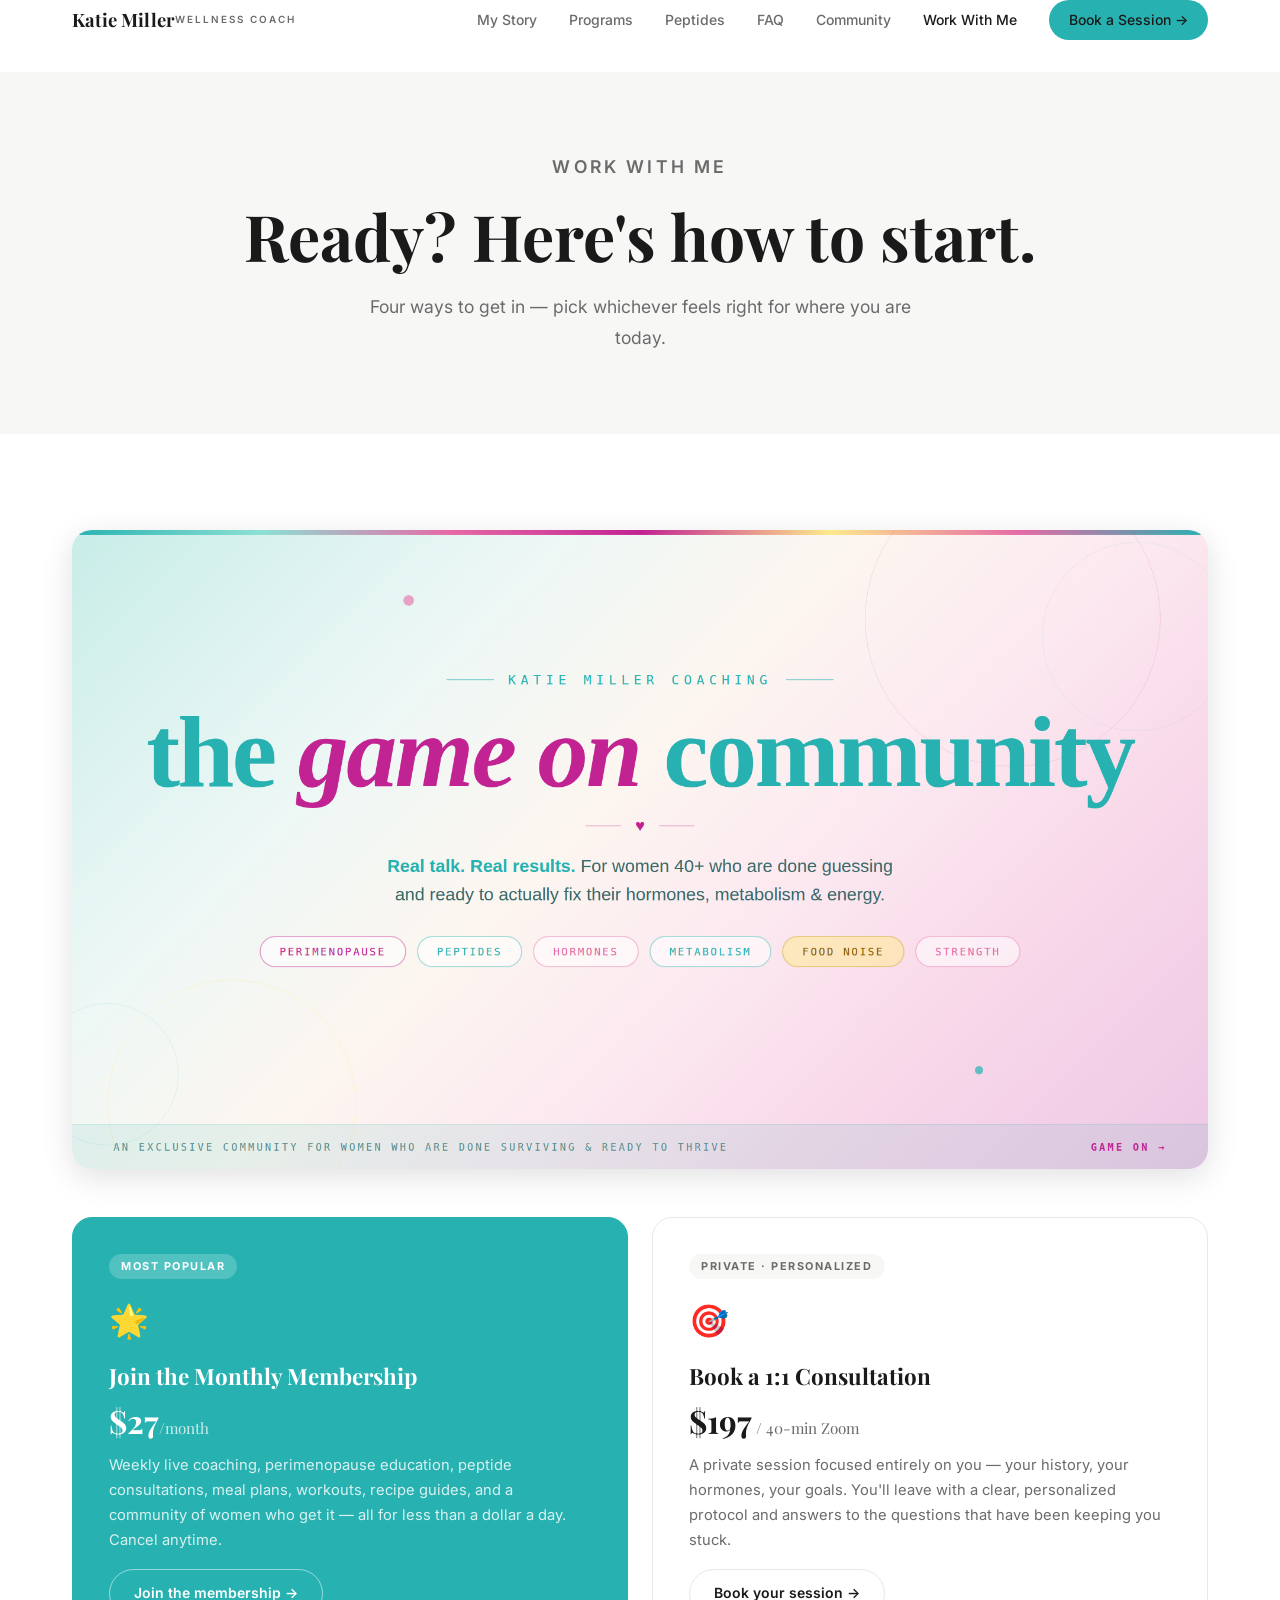
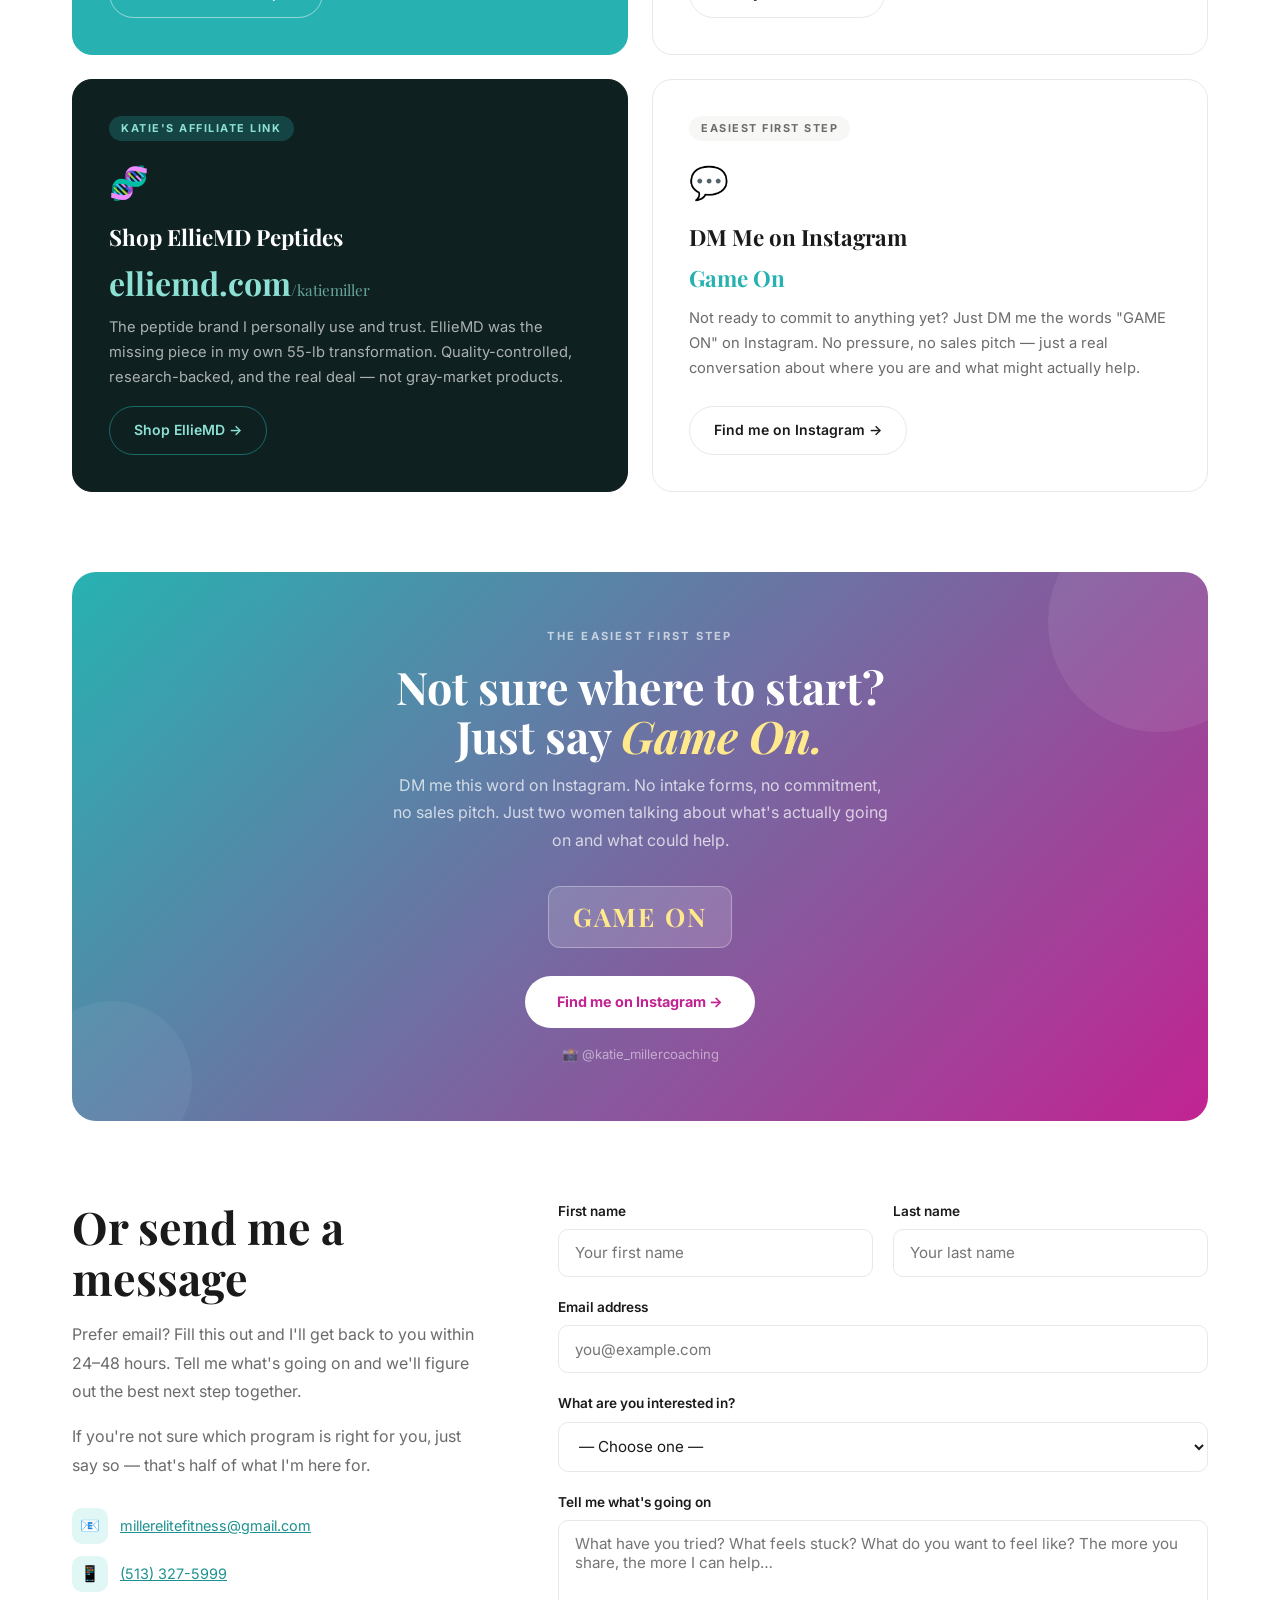
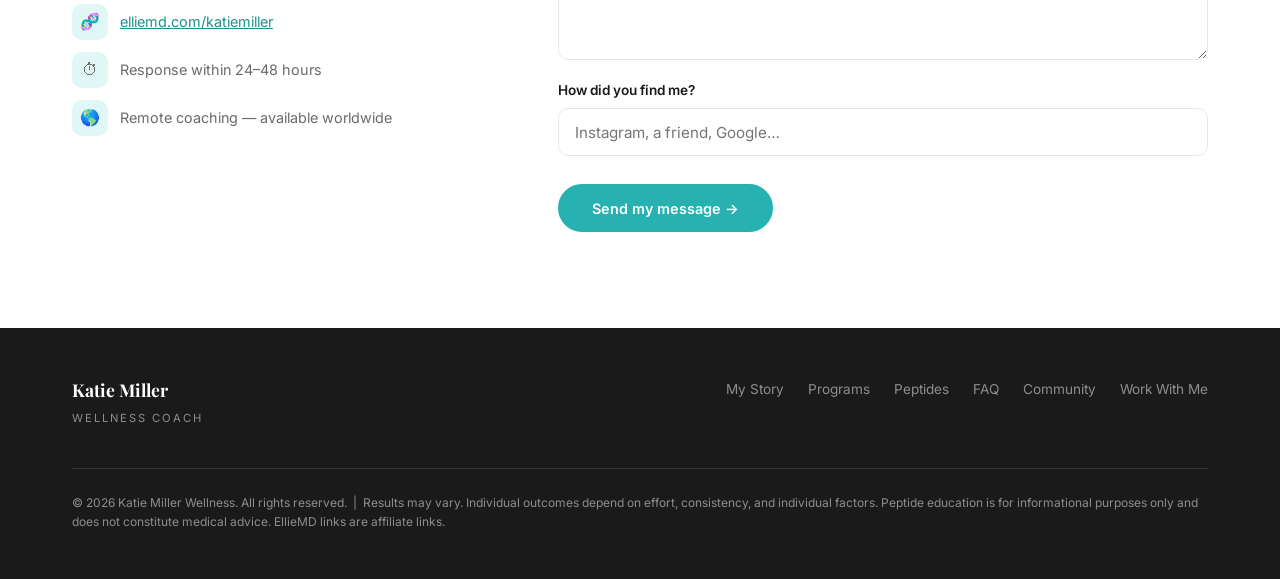
<file: contact.html>
<!DOCTYPE html>
<html lang="en">
<head>
  <meta charset="UTF-8" />
  <meta name="viewport" content="width=device-width, initial-scale=1.0" />
  <title>Work With Me — Katie Miller Wellness Coach</title>
  <meta name="description" content="Four ways to work with Katie Miller — join the $27 membership, book a $197 1:1 session, shop EllieMD peptides, or DM 'GAME ON' on Instagram. Women 40+ perimenopause coaching." />
  <link rel="stylesheet" href="css/style.css" />
  <style>
    /* ── PATHWAYS GRID ─────────────────────────────── */
    .pathways {
      display: grid;
      grid-template-columns: repeat(2, 1fr);
      gap: 1.5rem;
      margin-bottom: 5rem;
    }

    .pathway {
      border-radius: 20px;
      padding: 2.25rem;
      display: flex;
      flex-direction: column;
      gap: 1rem;
      border: 1.5px solid var(--border);
      background: var(--bg);
      transition: box-shadow 0.2s, transform 0.2s;
      text-decoration: none;
      color: inherit;
    }
    .pathway:hover {
      box-shadow: 0 12px 40px rgba(0,0,0,0.08);
      transform: translateY(-3px);
    }

    .pathway--featured {
      background: var(--accent);
      border-color: var(--accent);
      color: #fff;
    }

    .pathway--elliemd {
      background: #0f2020;
      border-color: #0f2020;
      color: #fff;
    }

    .pathway__icon { font-size: 2rem; }

    .pathway__badge {
      display: inline-block;
      font-size: 0.68rem;
      font-weight: 700;
      letter-spacing: 0.14em;
      text-transform: uppercase;
      padding: 0.25rem 0.75rem;
      border-radius: 100px;
      align-self: flex-start;
    }
    .pathway--featured .pathway__badge { background: rgba(255,255,255,0.2); color: #fff; }
    .pathway--elliemd .pathway__badge  { background: rgba(39,178,177,0.25); color: #8de0d4; }
    .pathway--plain .pathway__badge    { background: var(--bg-soft); color: var(--text-muted); }

    .pathway__title {
      font-family: 'Playfair Display', serif;
      font-size: 1.4rem;
      font-weight: 700;
      line-height: 1.2;
    }

    .pathway__price {
      font-family: 'Playfair Display', serif;
      font-size: 2rem;
      font-weight: 700;
      line-height: 1;
    }
    .pathway__price span { font-size: 0.95rem; font-weight: 400; }
    .pathway--featured .pathway__price span { opacity: 0.75; }
    .pathway--plain .pathway__price span    { color: var(--text-muted); }
    .pathway--elliemd .pathway__price       { color: #8de0d4; }
    .pathway--elliemd .pathway__price span  { color: rgba(141,224,212,0.7); }

    .pathway__desc {
      font-size: 0.92rem;
      line-height: 1.7;
      flex: 1;
    }
    .pathway--featured .pathway__desc { color: rgba(255,255,255,0.82); }
    .pathway--elliemd  .pathway__desc { color: rgba(255,255,255,0.65); }
    .pathway--plain    .pathway__desc { color: var(--text-muted); }

    .pathway__cta {
      display: inline-flex;
      align-items: center;
      gap: 0.4rem;
      padding: 0.75rem 1.5rem;
      border-radius: 100px;
      font-size: 0.875rem;
      font-weight: 600;
      border: 1.5px solid;
      transition: all 0.2s;
      align-self: flex-start;
      margin-top: auto;
      cursor: pointer;
    }
    .pathway--featured .pathway__cta { border-color: rgba(255,255,255,0.5); color: #fff; }
    .pathway--featured .pathway__cta:hover { border-color: #fff; background: rgba(255,255,255,0.12); }
    .pathway--elliemd  .pathway__cta { border-color: rgba(39,178,177,0.5); color: #8de0d4; }
    .pathway--elliemd  .pathway__cta:hover { border-color: #8de0d4; background: rgba(39,178,177,0.1); }
    .pathway--plain    .pathway__cta { border-color: var(--border); color: var(--text); }
    .pathway--plain    .pathway__cta:hover { border-color: var(--text); }

    /* ── INSTAGRAM / DM SECTION ─────────────────────── */
    .dm-section {
      background: linear-gradient(135deg, #27b2b1, #c22392);
      border-radius: 24px;
      padding: 3.5rem;
      text-align: center;
      margin-bottom: 5rem;
      position: relative;
      overflow: hidden;
    }
    .dm-section::before {
      content: '';
      position: absolute; top: -60px; right: -60px;
      width: 220px; height: 220px; border-radius: 50%;
      background: rgba(255,255,255,0.07);
    }
    .dm-section::after {
      content: '';
      position: absolute; bottom: -40px; left: -40px;
      width: 160px; height: 160px; border-radius: 50%;
      background: rgba(255,255,255,0.05);
    }
    .dm-section__inner { position: relative; z-index: 1; }
    .dm-section__tag {
      font-size: 0.7rem; font-weight: 700; letter-spacing: 0.2em;
      text-transform: uppercase; color: rgba(255,255,255,0.65);
      margin-bottom: 1rem;
    }
    .dm-section__title {
      font-family: 'Playfair Display', serif;
      font-size: clamp(1.8rem, 4vw, 2.8rem);
      font-weight: 700; color: #fff;
      margin-bottom: 0.75rem; line-height: 1.1;
    }
    .dm-section__title em { font-style: italic; color: #ffe98c; }
    .dm-section__sub {
      color: rgba(255,255,255,0.72); font-size: 1rem;
      line-height: 1.7; max-width: 500px; margin: 0 auto 2rem;
    }
    .dm-section__word {
      display: inline-block;
      background: rgba(255,255,255,0.15);
      border: 1.5px solid rgba(255,255,255,0.3);
      border-radius: 12px;
      padding: 0.6rem 1.5rem;
      font-family: 'Playfair Display', serif;
      font-size: 1.6rem; font-weight: 700;
      color: #ffe98c; letter-spacing: 0.08em;
      margin-bottom: 1.75rem;
    }
    .dm-section__cta {
      display: inline-flex; align-items: center; gap: 0.5rem;
      background: #fff; color: #c22392;
      font-size: 0.9rem; font-weight: 700;
      padding: 0.9rem 2rem; border-radius: 100px;
      text-decoration: none; transition: opacity 0.2s;
    }
    .dm-section__cta:hover { opacity: 0.9; }
    .dm-section__handle {
      display: block; margin-top: 1rem;
      color: rgba(255,255,255,0.5); font-size: 0.82rem;
    }

    /* ── CONTACT FORM SECTION ───────────────────────── */
    .contact-layout {
      display: grid;
      grid-template-columns: 1fr 1.6fr;
      gap: 5rem;
      align-items: start;
    }

    .contact-aside h2 { margin-bottom: 1rem; }
    .contact-aside p { color: var(--text-muted); line-height: 1.8; font-size: 1rem; margin-bottom: 1rem; }

    .contact-detail-list { display: flex; flex-direction: column; gap: 0.75rem; margin-top: 1.75rem; }
    .contact-detail-row {
      display: flex; align-items: center; gap: 0.75rem;
      font-size: 0.9rem; color: var(--text-muted);
    }
    .contact-detail-row__icon {
      width: 36px; height: 36px; border-radius: 10px;
      background: var(--accent-light);
      display: flex; align-items: center; justify-content: center;
      flex-shrink: 0; font-size: 1rem;
    }
    .contact-detail-row a { color: var(--accent-dark); text-decoration: underline; }

    @media (max-width: 900px) {
      .pathways { grid-template-columns: 1fr; }
      .contact-layout { grid-template-columns: 1fr; gap: 3rem; }
      .dm-section { padding: 2.5rem 1.5rem; }
    }
  </style>
</head>
<body>

  <!-- ===== NAVIGATION ===== -->
  <nav class="nav">
    <div class="container">
      <div class="nav__inner">
        <a href="index.html" class="nav__logo">
          <span class="nav__logo-name">Katie Miller</span>
          <span class="nav__logo-sub">Wellness Coach</span>
        </a>
        <ul class="nav__links">
          <li><a href="my-story.html">My Story</a></li>
          <li><a href="programs.html">Programs</a></li>
          <li><a href="https://katiemillercoaching.com/peptide-101" target="_blank" rel="noopener">Peptides</a></li>
          <li><a href="faq.html">FAQ</a></li>
          <li><a href="https://www.skool.com/the-game-on-community" target="_blank" rel="noopener">Community</a></li>
          <li><a href="contact.html">Work With Me</a></li>
          <li><a href="contact.html" class="btn-nav">Book a Session →</a></li>
        </ul>
        <button class="nav__hamburger" aria-label="Toggle menu">
          <span></span><span></span><span></span>
        </button>
      </div>
    </div>
  </nav>
  <nav class="nav__drawer">
    <a href="my-story.html">My Story</a>
    <a href="programs.html">Programs</a>
    <a href="https://katiemillercoaching.com/peptide-101" target="_blank" rel="noopener">Peptides</a>
    <a href="faq.html">FAQ</a>
    <a href="https://www.skool.com/the-game-on-community" target="_blank" rel="noopener">Community</a>
    <a href="contact.html">Work With Me</a>
    <a href="contact.html" class="btn btn--primary" style="margin-top:0.5rem;">Book a Session →</a>
  </nav>

  <!-- ===== PAGE HERO ===== -->
  <section class="page-hero">
    <div class="container">
      <p class="eyebrow">Work With Me</p>
      <h1>Ready? Here's how to start.</h1>
      <p>Four ways to get in — pick whichever feels right for where you are today.</p>
    </div>
  </section>

  <!-- ===== PATHWAYS ===== -->
  <section class="section">
    <div class="container">

      <!-- Skool community banner -->
      <a href="https://www.skool.com/the-game-on-community" target="_blank" rel="noopener" style="display:block;margin-bottom:3rem;border-radius:20px;overflow:hidden;box-shadow:0 8px 32px rgba(0,0,0,0.12);">
        <img src="images/skool-banner.png" alt="The Game On Community — Katie Miller Coaching" style="width:100%;display:block;">
      </a>

      <div class="pathways">

        <!-- Membership -->
        <div class="pathway pathway--featured">
          <span class="pathway__badge">Most popular</span>
          <div class="pathway__icon">🌟</div>
          <h3 class="pathway__title">Join the Monthly Membership</h3>
          <div class="pathway__price">$27<span>/month</span></div>
          <p class="pathway__desc">Weekly live coaching, perimenopause education, peptide consultations, meal plans, workouts, recipe guides, and a community of women who get it — all for less than a dollar a day. Cancel anytime.</p>
          <a href="https://buy.stripe.com/00wbIVf8x89642Z5EM5c400" target="_blank" rel="noopener" class="pathway__cta">Join the membership →</a>
        </div>

        <!-- 1:1 Session -->
        <div class="pathway pathway--plain">
          <span class="pathway__badge">Private · Personalized</span>
          <div class="pathway__icon">🎯</div>
          <h3 class="pathway__title">Book a 1:1 Consultation</h3>
          <div class="pathway__price">$197<span> / 40-min Zoom</span></div>
          <p class="pathway__desc">A private session focused entirely on you — your history, your hormones, your goals. You'll leave with a clear, personalized protocol and answers to the questions that have been keeping you stuck.</p>
          <a href="mailto:millerelitefitness@gmail.com?subject=1:1 Consultation Booking" class="pathway__cta">Book your session →</a>
        </div>

        <!-- EllieMD -->
        <a href="https://www.elliemd.com/katiemiller" target="_blank" rel="noopener" class="pathway pathway--elliemd">
          <span class="pathway__badge">Katie's affiliate link</span>
          <div class="pathway__icon">🧬</div>
          <h3 class="pathway__title">Shop EllieMD Peptides</h3>
          <div class="pathway__price">elliemd.com<span>/katiemiller</span></div>
          <p class="pathway__desc">The peptide brand I personally use and trust. EllieMD was the missing piece in my own 55-lb transformation. Quality-controlled, research-backed, and the real deal — not gray-market products.</p>
          <span class="pathway__cta">Shop EllieMD →</span>
        </a>

        <!-- DM on Instagram -->
        <div class="pathway pathway--plain">
          <span class="pathway__badge">Easiest first step</span>
          <div class="pathway__icon">💬</div>
          <h3 class="pathway__title">DM Me on Instagram</h3>
          <div class="pathway__price" style="font-size:1.4rem; color:var(--accent);">Game On</div>
          <p class="pathway__desc">Not ready to commit to anything yet? Just DM me the words "GAME ON" on Instagram. No pressure, no sales pitch — just a real conversation about where you are and what might actually help.</p>
          <a href="https://www.instagram.com/katie_millercoaching/" target="_blank" rel="noopener" class="pathway__cta">Find me on Instagram →</a>
        </div>

      </div>

      <!-- DM BANNER -->
      <div class="dm-section">
        <div class="dm-section__inner">
          <p class="dm-section__tag">The easiest first step</p>
          <h2 class="dm-section__title">Not sure where to start?<br>Just say <em>Game On.</em></h2>
          <p class="dm-section__sub">DM me this word on Instagram. No intake forms, no commitment, no sales pitch. Just two women talking about what's actually going on and what could help.</p>
          <div class="dm-section__word">GAME ON</div>
          <br>
          <a href="https://www.instagram.com/katie_millercoaching/" target="_blank" rel="noopener" class="dm-section__cta">
            Find me on Instagram →
          </a>
          <span class="dm-section__handle">📸 @katie_millercoaching</span>
        </div>
      </div>

      <!-- CONTACT FORM -->
      <div class="contact-layout">

        <div class="contact-aside">
          <h2>Or send me a message</h2>
          <p>Prefer email? Fill this out and I'll get back to you within 24–48 hours. Tell me what's going on and we'll figure out the best next step together.</p>
          <p>If you're not sure which program is right for you, just say so — that's half of what I'm here for.</p>

          <div class="contact-detail-list">
            <div class="contact-detail-row">
              <div class="contact-detail-row__icon">📧</div>
              <a href="mailto:millerelitefitness@gmail.com">millerelitefitness@gmail.com</a>
            </div>
            <div class="contact-detail-row">
              <div class="contact-detail-row__icon">📱</div>
              <a href="tel:5133275999">(513) 327-5999</a>
            </div>
            <div class="contact-detail-row">
              <div class="contact-detail-row__icon">🧬</div>
              <a href="https://www.elliemd.com/katiemiller" target="_blank" rel="noopener">elliemd.com/katiemiller</a>
            </div>
            <div class="contact-detail-row">
              <div class="contact-detail-row__icon">⏱</div>
              <span>Response within 24–48 hours</span>
            </div>
            <div class="contact-detail-row">
              <div class="contact-detail-row__icon">🌎</div>
              <span>Remote coaching — available worldwide</span>
            </div>
          </div>
        </div>

        <!-- Submissions are delivered by FormSubmit (formsubmit.co) to millerelitefitness@gmail.com -->
        <form class="form" action="https://formsubmit.co/millerelitefitness@gmail.com" method="POST">
          <div class="form-row">
            <div class="form-group">
              <label for="first-name">First name</label>
              <input type="text" id="first-name" name="first-name" placeholder="Your first name" required />
            </div>
            <div class="form-group">
              <label for="last-name">Last name</label>
              <input type="text" id="last-name" name="last-name" placeholder="Your last name" required />
            </div>
          </div>

          <div class="form-group">
            <label for="email">Email address</label>
            <input type="email" id="email" name="email" placeholder="you@example.com" required />
          </div>

          <div class="form-group">
            <label for="interest">What are you interested in?</label>
            <select id="interest" name="interest">
              <option value="">— Choose one —</option>
              <option value="membership">Monthly Membership ($27/mo)</option>
              <option value="consult">1:1 Consultation ($197)</option>
              <option value="elliemd">EllieMD peptides</option>
              <option value="unsure">Not sure yet — I need help figuring it out</option>
            </select>
          </div>

          <div class="form-group">
            <label for="situation">Tell me what's going on</label>
            <textarea id="situation" name="situation" placeholder="What have you tried? What feels stuck? What do you want to feel like? The more you share, the more I can help…" required></textarea>
          </div>

          <div class="form-group">
            <label for="heard">How did you find me?</label>
            <input type="text" id="heard" name="heard" placeholder="Instagram, a friend, Google…" />
          </div>

          <!-- Hidden field so you know where submissions came from -->
          <input type="hidden" name="_subject" value="New inquiry from katiemillerwellness.com" />
          <input type="hidden" name="_template" value="table" />
          <!-- Spam trap: hidden from people, bots fill it in -->
          <input type="text" name="_honey" style="display:none" tabindex="-1" autocomplete="off" />

          <button type="submit" class="btn btn--primary" style="align-self:flex-start; margin-top:0.5rem;">
            Send my message →
          </button>
        </form>

      </div>
    </div>
  </section>

  <!-- ===== FOOTER ===== -->
  <footer class="footer">
    <div class="container">
      <div class="footer__inner">
        <div>
          <div class="footer__brand-name">Katie Miller</div>
          <div class="footer__brand-sub">Wellness Coach</div>
        </div>
        <ul class="footer__links">
          <li><a href="my-story.html">My Story</a></li>
          <li><a href="programs.html">Programs</a></li>
          <li><a href="https://katiemillercoaching.com/peptide-101" target="_blank" rel="noopener">Peptides</a></li>
          <li><a href="faq.html">FAQ</a></li>
          <li><a href="https://www.skool.com/the-game-on-community" target="_blank" rel="noopener">Community</a></li>
          <li><a href="contact.html">Work With Me</a></li>
        </ul>
      </div>
      <div class="footer__bottom">
        © 2026 Katie Miller Wellness. All rights reserved. &nbsp;|&nbsp; Results may vary. Individual outcomes depend on effort, consistency, and individual factors. Peptide education is for informational purposes only and does not constitute medical advice. EllieMD links are affiliate links.
      </div>
    </div>
  </footer>

  <script src="js/main.js"></script>
</body>
</html>
</file>
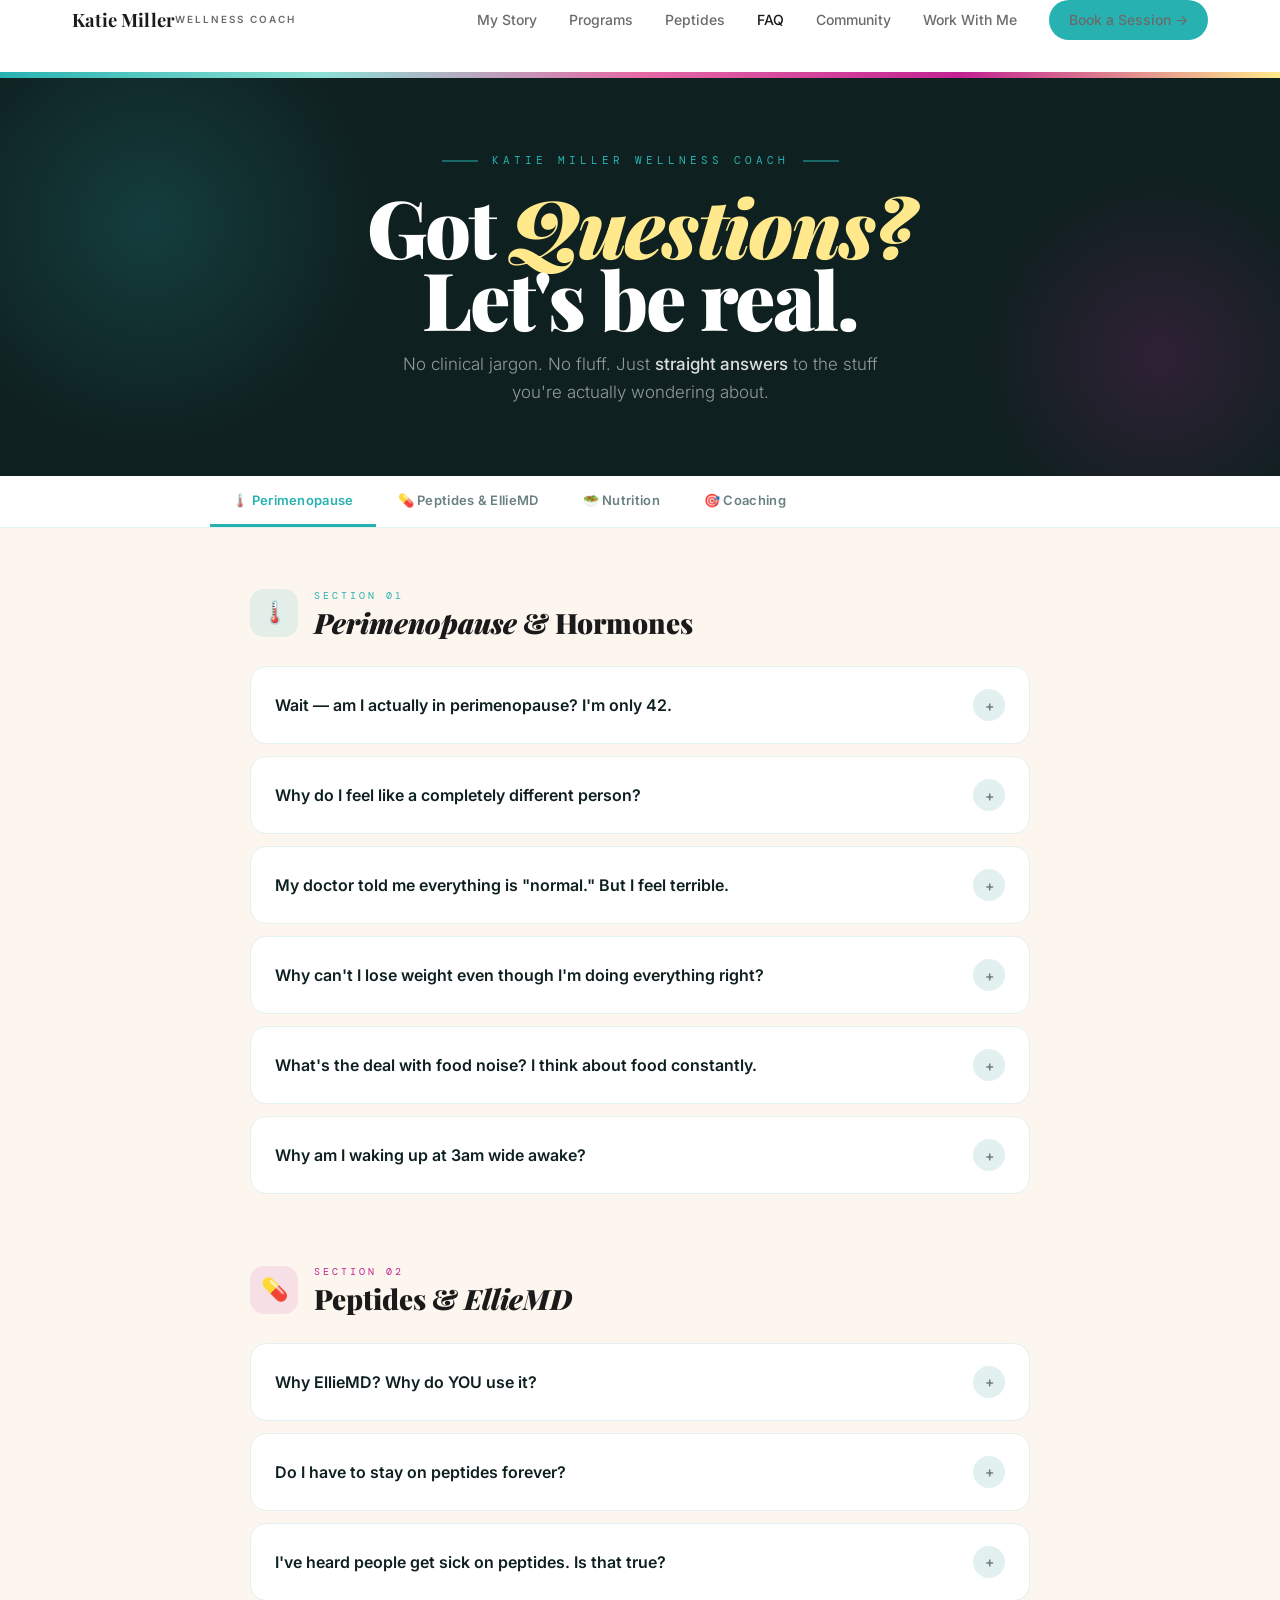
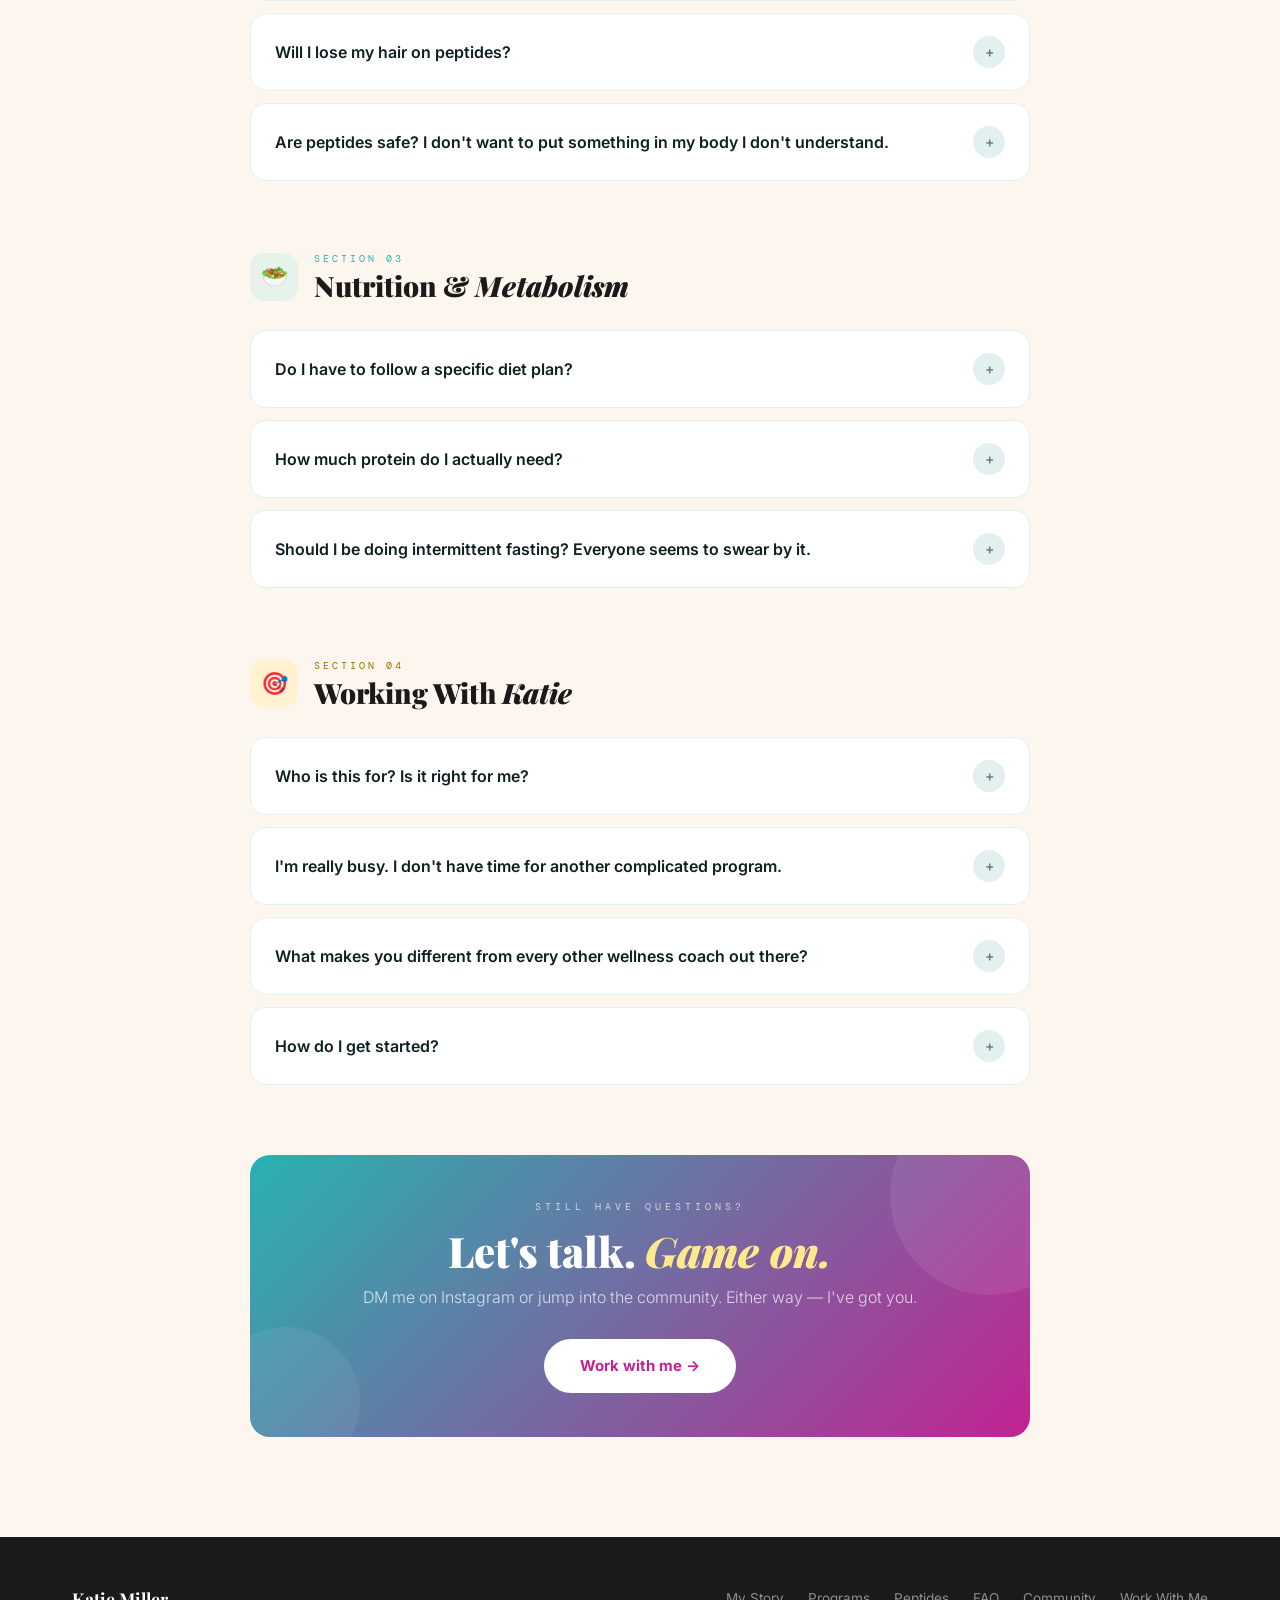
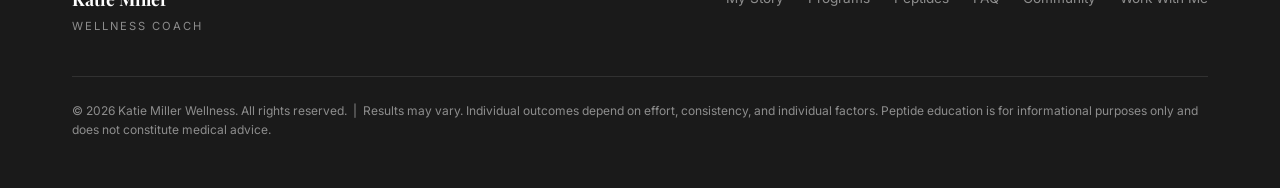
<file: faq.html>
<!DOCTYPE html>
<html lang="en">
<head>
  <meta charset="UTF-8" />
  <meta name="viewport" content="width=device-width, initial-scale=1.0" />
  <title>FAQ — Katie Miller Wellness Coach</title>
  <meta name="description" content="Real answers about perimenopause, peptides, nutrition, and working with Katie Miller. No fluff. No clinical jargon. Just straight talk for women 40+." />
  <link rel="stylesheet" href="css/style.css" />
  <link href="https://fonts.googleapis.com/css2?family=DM+Mono:wght@400;500&display=swap" rel="stylesheet" />
  <style>
    :root {
      --faq-teal:    #27b2b1;
      --faq-magenta: #c22392;
      --faq-yellow:  #ffe98c;
      --faq-cream:   #fdf6ee;
      --faq-deep:    #0f2020;
      --faq-muted:   #6a8080;
      --faq-border:  #e2f0ef;
    }

    body { background: var(--faq-cream); }

    /* ── HERO ── */
    .faq-hero {
      background: var(--faq-deep);
      padding: 80px 40px 70px;
      position: relative;
      overflow: hidden;
      text-align: center;
      margin-top: var(--nav-h);
    }
    .faq-hero::before {
      content: '';
      position: absolute; top: -100px; left: -100px;
      width: 500px; height: 500px; border-radius: 50%;
      background: radial-gradient(circle, rgba(39,178,177,0.2) 0%, transparent 65%);
      pointer-events: none;
    }
    .faq-hero::after {
      content: '';
      position: absolute; bottom: -80px; right: -80px;
      width: 400px; height: 400px; border-radius: 50%;
      background: radial-gradient(circle, rgba(194,35,146,0.18) 0%, transparent 65%);
      pointer-events: none;
    }
    .faq-topbar {
      position: absolute; top: 0; left: 0; right: 0; height: 6px;
      background: linear-gradient(to right, #27b2b1, #8de0d4, #e66aa6, #c22392, #ffe98c);
    }
    .faq-hero__inner { position: relative; z-index: 2; max-width: 700px; margin: 0 auto; }
    .faq-hero__tag {
      font-family: 'DM Mono', monospace; font-size: 11px; letter-spacing: 4px;
      text-transform: uppercase; color: var(--faq-teal); margin-bottom: 20px;
      display: flex; align-items: center; justify-content: center; gap: 14px;
    }
    .faq-hero__tag::before, .faq-hero__tag::after {
      content: ''; width: 36px; height: 1.5px; background: rgba(39,178,177,0.5);
    }
    .faq-hero h1 {
      font-family: 'Playfair Display', serif; font-size: clamp(44px, 7vw, 80px);
      font-weight: 900; line-height: 0.9; color: white; letter-spacing: -2px;
      margin-bottom: 16px;
    }
    .faq-hero h1 em { font-style: italic; color: var(--faq-yellow); }
    .faq-hero__sub {
      font-size: 17px; color: rgba(255,255,255,0.55); font-weight: 300;
      line-height: 1.65; max-width: 520px; margin: 0 auto;
    }
    .faq-hero__sub strong { color: rgba(255,255,255,0.85); font-weight: 500; }

    /* ── TABS ── */
    .faq-tabs-wrap {
      background: #fff;
      border-bottom: 1.5px solid var(--faq-border);
      position: sticky; top: var(--nav-h); z-index: 90;
      padding: 0 40px;
    }
    .faq-tabs {
      max-width: 860px; margin: 0 auto;
      display: flex; overflow-x: auto;
    }
    .faq-tabs::-webkit-scrollbar { display: none; }
    .faq-tab-btn {
      background: none; border: none;
      border-bottom: 3px solid transparent;
      padding: 16px 22px;
      font-family: 'Inter', sans-serif; font-size: 13px; font-weight: 600;
      color: var(--faq-muted); cursor: pointer; white-space: nowrap;
      transition: all 0.2s; letter-spacing: 0.3px;
    }
    .faq-tab-btn:hover { color: var(--faq-deep); }
    .faq-tab-btn.active { color: var(--faq-teal); border-bottom-color: var(--faq-teal); }

    /* ── MAIN ── */
    .faq-main { max-width: 860px; margin: 0 auto; padding: 60px 40px 100px; }

    /* ── CATEGORY ── */
    .faq-cat { margin-bottom: 70px; }
    .faq-cat__header { display: flex; align-items: center; gap: 16px; margin-bottom: 28px; }
    .faq-cat__icon {
      width: 48px; height: 48px; border-radius: 14px;
      display: flex; align-items: center; justify-content: center;
      font-size: 22px; flex-shrink: 0;
    }
    .faq-cat__label {
      font-family: 'DM Mono', monospace; font-size: 10px;
      letter-spacing: 3px; text-transform: uppercase; margin-bottom: 4px;
    }
    .faq-cat__title { font-family: 'Playfair Display', serif; font-size: 28px; font-weight: 900; line-height: 1.1; }
    .faq-cat__title em { font-style: italic; }

    /* ── FAQ CARD ── */
    .faq-card {
      background: #fff;
      border: 1.5px solid var(--faq-border);
      border-radius: 16px;
      margin-bottom: 12px;
      overflow: hidden;
      transition: box-shadow 0.2s;
    }
    .faq-card:hover { box-shadow: 0 6px 24px rgba(39,178,177,0.1); }
    .faq-card.open  { box-shadow: 0 8px 32px rgba(39,178,177,0.12); }

    .faq-card__q {
      width: 100%; background: none; border: none;
      padding: 22px 24px; text-align: left; cursor: pointer;
      display: flex; align-items: center; justify-content: space-between; gap: 16px;
      font-family: 'Inter', sans-serif; font-size: 16px; font-weight: 600;
      color: var(--faq-deep); line-height: 1.4; transition: color 0.2s;
    }
    .faq-card.open .faq-card__q { color: var(--faq-teal); }

    .faq-card__arrow {
      width: 32px; height: 32px; border-radius: 50%; flex-shrink: 0;
      display: flex; align-items: center; justify-content: center;
      background: var(--faq-border); transition: all 0.3s;
      font-size: 14px; color: var(--faq-muted);
    }
    .faq-card.open .faq-card__arrow { background: var(--faq-teal); color: white; transform: rotate(45deg); }

    .faq-card__body {
      max-height: 0; overflow: hidden;
      transition: max-height 0.4s cubic-bezier(0.4,0,0.2,1), padding 0.3s;
      padding: 0 24px;
    }
    .faq-card.open .faq-card__body { max-height: 800px; padding: 0 24px 24px; }

    .faq-card__divider { height: 1.5px; background: var(--faq-border); margin-bottom: 18px; }

    .faq-card__text { font-size: 15px; color: #3a5050; line-height: 1.75; }
    .faq-card__text p { margin-bottom: 12px; }
    .faq-card__text p:last-child { margin-bottom: 0; }
    .faq-card__text strong { color: var(--faq-magenta); font-weight: 600; }
    .faq-card__text .highlight {
      background: rgba(39,178,177,0.08);
      border-left: 3px solid var(--faq-teal);
      border-radius: 0 10px 10px 0;
      padding: 12px 16px; margin: 14px 0;
      font-style: italic; color: var(--faq-deep);
    }
    .faq-card__text .highlight strong { color: var(--faq-teal); }

    /* ── CTA ── */
    .faq-cta {
      background: linear-gradient(135deg, var(--faq-teal), var(--faq-magenta));
      border-radius: 20px; padding: 44px 48px;
      text-align: center; position: relative; overflow: hidden;
    }
    .faq-cta::before {
      content: ''; position: absolute; top: -60px; right: -60px;
      width: 200px; height: 200px; border-radius: 50%; background: rgba(255,255,255,0.08);
    }
    .faq-cta::after {
      content: ''; position: absolute; bottom: -40px; left: -40px;
      width: 150px; height: 150px; border-radius: 50%; background: rgba(255,255,255,0.06);
    }
    .faq-cta__tag {
      font-family: 'DM Mono', monospace; font-size: 10px; letter-spacing: 4px;
      text-transform: uppercase; color: rgba(255,255,255,0.7); margin-bottom: 14px;
    }
    .faq-cta__title {
      font-family: 'Playfair Display', serif; font-size: clamp(28px, 4vw, 42px);
      font-weight: 900; color: white; line-height: 1.05; margin-bottom: 12px;
    }
    .faq-cta__title em { font-style: italic; color: var(--faq-yellow); }
    .faq-cta__sub { font-size: 16px; color: rgba(255,255,255,0.75); margin-bottom: 28px; font-weight: 300; }
    .faq-cta__btn {
      display: inline-block; background: white; color: var(--faq-magenta);
      font-family: 'Inter', sans-serif; font-size: 15px; font-weight: 700;
      padding: 15px 36px; border-radius: 100px; text-decoration: none;
      transition: opacity 0.2s; position: relative; z-index: 1;
    }
    .faq-cta__btn:hover { opacity: 0.9; }

    @keyframes faqFadeUp {
      from { opacity: 0; transform: translateY(18px); }
      to   { opacity: 1; transform: translateY(0); }
    }
    .faq-hero__inner > * { animation: faqFadeUp 0.5s ease both; }
    .faq-hero__tag { animation-delay: 0.1s; }
    .faq-hero h1   { animation-delay: 0.2s; }
    .faq-hero__sub { animation-delay: 0.3s; }

    @media (max-width: 600px) {
      .faq-hero, .faq-main { padding-left: 20px; padding-right: 20px; }
      .faq-tabs-wrap { padding: 0 20px; }
      .faq-cta { padding: 32px 24px; }
      .faq-card__q { font-size: 15px; }
    }
  </style>
</head>
<body>

  <!-- ===== NAVIGATION ===== -->
  <nav class="nav">
    <div class="container">
      <div class="nav__inner">
        <a href="index.html" class="nav__logo">
          <span class="nav__logo-name">Katie Miller</span>
          <span class="nav__logo-sub">Wellness Coach</span>
        </a>
        <ul class="nav__links">
          <li><a href="my-story.html">My Story</a></li>
          <li><a href="programs.html">Programs</a></li>
          <li><a href="https://katiemillercoaching.com/peptide-101" target="_blank" rel="noopener">Peptides</a></li>
          <li><a href="faq.html">FAQ</a></li>
          <li><a href="https://www.skool.com/the-game-on-community" target="_blank" rel="noopener">Community</a></li>
          <li><a href="contact.html">Work With Me</a></li>
          <li><a href="contact.html" class="btn-nav">Book a Session →</a></li>
        </ul>
        <button class="nav__hamburger" aria-label="Toggle menu">
          <span></span><span></span><span></span>
        </button>
      </div>
    </div>
  </nav>
  <nav class="nav__drawer">
    <a href="my-story.html">My Story</a>
    <a href="programs.html">Programs</a>
    <a href="https://katiemillercoaching.com/peptide-101" target="_blank" rel="noopener">Peptides</a>
    <a href="faq.html">FAQ</a>
    <a href="https://www.skool.com/the-game-on-community" target="_blank" rel="noopener">Community</a>
    <a href="contact.html">Work With Me</a>
    <a href="contact.html" class="btn btn--primary" style="margin-top:0.5rem;">Book a Session →</a>
  </nav>

  <!-- ===== HERO ===== -->
  <div class="faq-hero">
    <div class="faq-topbar"></div>
    <div class="faq-hero__inner">
      <div class="faq-hero__tag">Katie Miller Wellness Coach</div>
      <h1>Got <em>Questions?</em><br>Let's be real.</h1>
      <p class="faq-hero__sub">No clinical jargon. No fluff. Just <strong>straight answers</strong> to the stuff you're actually wondering about.</p>
    </div>
  </div>

  <!-- ===== TABS ===== -->
  <div class="faq-tabs-wrap">
    <div class="faq-tabs">
      <button class="faq-tab-btn active" onclick="scrollToSection('perimenopause', this)">🌡️ Perimenopause</button>
      <button class="faq-tab-btn" onclick="scrollToSection('peptides', this)">💊 Peptides &amp; EllieMD</button>
      <button class="faq-tab-btn" onclick="scrollToSection('nutrition', this)">🥗 Nutrition</button>
      <button class="faq-tab-btn" onclick="scrollToSection('coaching', this)">🎯 Coaching</button>
    </div>
  </div>

  <!-- ===== CONTENT ===== -->
  <div class="faq-main">

    <!-- PERIMENOPAUSE -->
    <div class="faq-cat" id="perimenopause">
      <div class="faq-cat__header">
        <div class="faq-cat__icon" style="background:rgba(39,178,177,0.12);">🌡️</div>
        <div>
          <div class="faq-cat__label" style="color:var(--faq-teal);">Section 01</div>
          <div class="faq-cat__title"><em>Perimenopause</em> &amp; Hormones</div>
        </div>
      </div>

      <div class="faq-card" onclick="toggleFaq(this)">
        <button class="faq-card__q">Wait — am I actually in perimenopause? I'm only 42. <div class="faq-card__arrow">+</div></button>
        <div class="faq-card__body"><div class="faq-card__divider"></div><div class="faq-card__text">
          <p>Yes, you could be. And that's not alarming — that's just biology nobody told us about. Perimenopause is a 7 to 10 year hormonal transition that can start in your late 30s or early 40s, sometimes even earlier. Your periods don't have to be irregular yet for it to be happening.</p>
          <div class="highlight"><strong>The most common signs:</strong> brain fog, rage that comes out of nowhere, belly fat you can't explain, 3am wake-ups, exhaustion that sleep doesn't fix, and "I just don't feel like myself anymore."</div>
          <p>If you've said any of those things in the last year, your hormones are worth paying attention to. And no — it's not just stress.</p>
        </div></div>
      </div>

      <div class="faq-card" onclick="toggleFaq(this)">
        <button class="faq-card__q">Why do I feel like a completely different person? <div class="faq-card__arrow">+</div></button>
        <div class="faq-card__body"><div class="faq-card__divider"></div><div class="faq-card__text">
          <p>Because in a lot of ways, your brain chemistry actually is different right now. When estrogen and progesterone fluctuate the way they do in perimenopause, it directly affects your neurotransmitters — the chemicals that regulate your mood, focus, energy, and sense of self.</p>
          <p>So that feeling of being "flat," or short-tempered, or just off? <strong>That's a hormone symptom, not a personality change.</strong> The version of you that felt strong and clear isn't gone — she's waiting on the other side of understanding what's actually happening.</p>
        </div></div>
      </div>

      <div class="faq-card" onclick="toggleFaq(this)">
        <button class="faq-card__q">My doctor told me everything is "normal." But I feel terrible. <div class="faq-card__arrow">+</div></button>
        <div class="faq-card__body"><div class="faq-card__divider"></div><div class="faq-card__text">
          <p>Let's be real — this happens ALL the time and it's infuriating. Standard bloodwork often misses perimenopause because hormone levels fluctuate so much day to day. "Normal" labs don't mean your symptoms aren't real.</p>
          <div class="highlight">"Normal" on paper can still mean you feel terrible in your body. <strong>Both things can be true.</strong></div>
          <p>If your doctor's solution was to eat less, sleep more, or try a fan for hot flashes — that wasn't a treatment plan. That was a dismissal. You deserve better answers, and that's exactly what we work on here.</p>
        </div></div>
      </div>

      <div class="faq-card" onclick="toggleFaq(this)">
        <button class="faq-card__q">Why can't I lose weight even though I'm doing everything right? <div class="faq-card__arrow">+</div></button>
        <div class="faq-card__body"><div class="faq-card__divider"></div><div class="faq-card__text">
          <p>Because the rules genuinely changed after 40 — and nobody updated the playbook. When estrogen drops, your body shifts from storing fat under your skin to storing it around your organs. That's the belly that appeared out of nowhere. That's the meno-pot. And it has nothing to do with willpower.</p>
          <p>Here's the kicker: <strong>eating less is often making it worse.</strong> Calorie restriction after 40 breaks down muscle, and less muscle means a slower metabolism. So you end up eating less AND burning less. The answer isn't less food — it's the right food, more protein, and hormone support.</p>
        </div></div>
      </div>

      <div class="faq-card" onclick="toggleFaq(this)">
        <button class="faq-card__q">What's the deal with food noise? I think about food constantly. <div class="faq-card__arrow">+</div></button>
        <div class="faq-card__body"><div class="faq-card__divider"></div><div class="faq-card__text">
          <p>Food noise is that constant mental chatter about food — thinking about it even when you just ate, cravings that feel like emergencies, the obsessive loop that won't quit. And it is NOT a character flaw or a willpower problem.</p>
          <p>When estrogen drops in perimenopause, your brain's satiety signals get disrupted. Your hunger hormone goes up. Your "I'm full" signal stops working right. So your brain is literally screaming for food even when your body doesn't need it. <strong>No amount of willpower fixes a hormone problem.</strong> That's what we actually address here.</p>
        </div></div>
      </div>

      <div class="faq-card" onclick="toggleFaq(this)">
        <button class="faq-card__q">Why am I waking up at 3am wide awake? <div class="faq-card__arrow">+</div></button>
        <div class="faq-card__body"><div class="faq-card__divider"></div><div class="faq-card__text">
          <p>Progesterone is naturally calming. As it declines in perimenopause, falling and staying asleep gets much harder. Estrogen fluctuations also disrupt your sleep architecture — meaning even if you "sleep," you're not getting the deep restorative sleep your body needs.</p>
          <div class="highlight">Tired but wired is one of the most common perimenopause symptoms — and one of the most fixable. <strong>This is not just how life is now.</strong></div>
          <p>Sleep is something we work on directly — through nutrition, hormone support, and for some women, peptide therapy that specifically supports sleep quality.</p>
        </div></div>
      </div>
    </div>

    <!-- PEPTIDES & ELLIEMD -->
    <div class="faq-cat" id="peptides">
      <div class="faq-cat__header">
        <div class="faq-cat__icon" style="background:rgba(194,35,146,0.1);">💊</div>
        <div>
          <div class="faq-cat__label" style="color:var(--faq-magenta);">Section 02</div>
          <div class="faq-cat__title">Peptides &amp; <em>EllieMD</em></div>
        </div>
      </div>

      <div class="faq-card" onclick="toggleFaq(this)">
        <button class="faq-card__q">Why EllieMD? Why do YOU use it? <div class="faq-card__arrow">+</div></button>
        <div class="faq-card__body"><div class="faq-card__divider"></div><div class="faq-card__text">
          <p>Because I tried it, it worked, and I don't recommend things that don't. That's the short answer. The longer one: I spent two years doing everything "right" — lifting, eating my protein, sleeping 7 hours — and I was still exhausted, still foggy, still dealing with weight that wouldn't budge. I was in perimenopause and fighting my body instead of working with it.</p>
          <p>Adding peptide support through EllieMD was the missing piece for me. Better sleep, less food noise, energy that actually matched my effort, and my body finally starting to respond. <strong>I became an affiliate because it worked — not the other way around.</strong></p>
          <div class="highlight">I only put my name behind things I personally use and believe in. EllieMD is one of them.</div>
        </div></div>
      </div>

      <div class="faq-card" onclick="toggleFaq(this)">
        <button class="faq-card__q">Do I have to stay on peptides forever? <div class="faq-card__arrow">+</div></button>
        <div class="faq-card__body"><div class="faq-card__divider"></div><div class="faq-card__text">
          <p>No — and this is one of the biggest misconceptions out there. Peptides are not a lifelong prescription. Most protocols are cyclical, meaning you use them for a period of time, take a break, and reassess based on how you feel and what your goals are.</p>
          <p>Think of it less like a medication you're dependent on and more like a targeted tool that helps your body get back to functioning the way it should. <strong>The goal is always to support your body — not to create dependency.</strong></p>
          <p>That said, some women choose to continue long-term because the quality-of-life improvements are significant. That's a personal decision, not a requirement. We talk through all of this before you start anything.</p>
        </div></div>
      </div>

      <div class="faq-card" onclick="toggleFaq(this)">
        <button class="faq-card__q">I've heard people get sick on peptides. Is that true? <div class="faq-card__arrow">+</div></button>
        <div class="faq-card__body"><div class="faq-card__divider"></div><div class="faq-card__text">
          <p>Let's be real about this one. Some people do experience side effects — nausea, fatigue, headaches — especially when starting out or when the dose isn't right for them. This is real and it's worth talking about honestly.</p>
          <p>The most common reason people feel off when starting peptides is <strong>starting too fast, too high, or without proper guidance.</strong> That's exactly why I don't just hand someone a product and wish them luck — we talk through your history, your goals, and the right approach for your body first.</p>
          <div class="highlight">Side effects are usually dose-related and temporary. With the right starting protocol, most women tolerate peptides very well.</div>
          <p>If something doesn't feel right, we adjust. That's how this works. You're not on your own.</p>
        </div></div>
      </div>

      <div class="faq-card" onclick="toggleFaq(this)">
        <button class="faq-card__q">Will I lose my hair on peptides? <div class="faq-card__arrow">+</div></button>
        <div class="faq-card__body"><div class="faq-card__divider"></div><div class="faq-card__text">
          <p>This is a fear I hear a lot — and I get it. Hair loss is already a real concern during perimenopause because of hormonal shifts, so the last thing you want is something making it worse.</p>
          <p>Here's the truth: <strong>hair loss is not a typical or expected side effect of the peptides we use.</strong> In fact, some peptide protocols are actually associated with improvements in hair health and thickness because of their impact on cellular repair and hormone balance.</p>
          <p>Hair loss during perimenopause is most commonly driven by estrogen dropping, cortisol spiking, nutrient deficiencies, and thyroid changes — not peptide therapy. If you're experiencing hair loss, that's a conversation worth having about your overall hormone picture, not a reason to avoid peptides.</p>
          <div class="highlight">If you have specific concerns about your hair, bring them to me before we start anything. <strong>We look at the full picture, always.</strong></div>
        </div></div>
      </div>

      <div class="faq-card" onclick="toggleFaq(this)">
        <button class="faq-card__q">Are peptides safe? I don't want to put something in my body I don't understand. <div class="faq-card__arrow">+</div></button>
        <div class="faq-card__body"><div class="faq-card__divider"></div><div class="faq-card__text">
          <p>That's a completely fair and smart question — and honestly the right one to be asking. Peptides are short chains of amino acids, which are the building blocks your body already uses naturally. They're not synthetic hormones. They work by signaling your body to do things it already knows how to do, just more efficiently.</p>
          <p>The peptides available through EllieMD are researched, quality-controlled, and not the sketchy "gray market" stuff you might find elsewhere online. <strong>Quality and sourcing matter enormously</strong> — which is a big part of why I chose this particular brand.</p>
          <p>I'm not here to pressure anyone into anything. If you want to understand something before you try it, that is 100% the move. Ask me everything.</p>
        </div></div>
      </div>
    </div>

    <!-- NUTRITION -->
    <div class="faq-cat" id="nutrition">
      <div class="faq-cat__header">
        <div class="faq-cat__icon" style="background:rgba(141,224,212,0.2);">🥗</div>
        <div>
          <div class="faq-cat__label" style="color:var(--faq-teal);">Section 03</div>
          <div class="faq-cat__title">Nutrition &amp; <em>Metabolism</em></div>
        </div>
      </div>

      <div class="faq-card" onclick="toggleFaq(this)">
        <button class="faq-card__q">Do I have to follow a specific diet plan? <div class="faq-card__arrow">+</div></button>
        <div class="faq-card__body"><div class="faq-card__divider"></div><div class="faq-card__text">
          <p>No. And we're not doing that anymore. Rigid diet plans are exactly what gets women 40+ stuck — because they're built on rules, not on understanding your body.</p>
          <p>What we focus on instead: <strong>building a nutrition framework</strong> that works for your hormones, your lifestyle, and your real life — including the chaos, the kids, the travel, and the days when nothing goes to plan. Blood sugar stability, adequate protein, and eating in a way that's sustainable are the non-negotiables. Everything else is flexible.</p>
        </div></div>
      </div>

      <div class="faq-card" onclick="toggleFaq(this)">
        <button class="faq-card__q">How much protein do I actually need? <div class="faq-card__arrow">+</div></button>
        <div class="faq-card__body"><div class="faq-card__divider"></div><div class="faq-card__text">
          <p>More than you think — especially after 40. Most women are significantly under-eating protein and wondering why they can't hold on to muscle or feel satisfied after meals.</p>
          <div class="highlight"><strong>A solid starting point:</strong> aim for at least 30 grams of protein per meal, and a minimum of 100–130 grams per day total. Active women building muscle often need more.</div>
          <p>Protein is not just about macros. It directly triggers satiety signals, supports hormone production, preserves muscle mass, and stabilizes blood sugar. Getting this right is often the single biggest lever we can pull.</p>
        </div></div>
      </div>

      <div class="faq-card" onclick="toggleFaq(this)">
        <button class="faq-card__q">Should I be doing intermittent fasting? Everyone seems to swear by it. <div class="faq-card__arrow">+</div></button>
        <div class="faq-card__body"><div class="faq-card__divider"></div><div class="faq-card__text">
          <p>Let's be real — intermittent fasting can work really well for some people. But for women in perimenopause, it often backfires. Skipping meals spikes cortisol, which is already elevated for most of us in this stage of life. High cortisol = more belly fat storage, worse sleep, and more food noise later in the day.</p>
          <p><strong>Extended fasting can also accelerate muscle loss after 40</strong> — which is the last thing we want when muscle is what keeps your metabolism running.</p>
          <p>That doesn't mean eating breakfast the second you wake up is mandatory. But aggressive fasting windows are often working against the very goals you're chasing. We look at this individually, because everyone's body is different.</p>
        </div></div>
      </div>
    </div>

    <!-- COACHING -->
    <div class="faq-cat" id="coaching">
      <div class="faq-cat__header">
        <div class="faq-cat__icon" style="background:rgba(255,233,140,0.3);">🎯</div>
        <div>
          <div class="faq-cat__label" style="color:#9a6f00;">Section 04</div>
          <div class="faq-cat__title">Working With <em>Katie</em></div>
        </div>
      </div>

      <div class="faq-card" onclick="toggleFaq(this)">
        <button class="faq-card__q">Who is this for? Is it right for me? <div class="faq-card__arrow">+</div></button>
        <div class="faq-card__body"><div class="faq-card__divider"></div><div class="faq-card__text">
          <p>This is for women 40+ who are done guessing and ready to actually understand what's happening in their bodies. You might be dealing with perimenopause symptoms, food noise, stubborn weight, terrible sleep, zero energy — or just that nagging feeling that something's off and nobody's given you real answers.</p>
          <div class="highlight">If you've ever said <strong>"I'm doing everything right and still feel like garbage"</strong> — you're exactly who this is for.</div>
          <p>You don't need to have it all figured out before you reach out. That's literally what I'm here for.</p>
        </div></div>
      </div>

      <div class="faq-card" onclick="toggleFaq(this)">
        <button class="faq-card__q">I'm really busy. I don't have time for another complicated program. <div class="faq-card__arrow">+</div></button>
        <div class="faq-card__body"><div class="faq-card__divider"></div><div class="faq-card__text">
          <p>Same. I'm a mom-in-the-chaos too — I built everything here around real life, not an idealized version of it. We're not adding 2 hours of meal prep and a 90-minute morning routine to your already full plate.</p>
          <p><strong>We're removing the guesswork</strong> so the things you ARE doing actually work. Targeted, not overwhelming. That's the whole point.</p>
        </div></div>
      </div>

      <div class="faq-card" onclick="toggleFaq(this)">
        <button class="faq-card__q">What makes you different from every other wellness coach out there? <div class="faq-card__arrow">+</div></button>
        <div class="faq-card__body"><div class="faq-card__divider"></div><div class="faq-card__text">
          <p>I've lived this. I was in perimenopause chaos — the exhaustion, the weight, the fog, the feeling of being completely disconnected from my own body. I didn't learn about this from a textbook. I learned it the hard way, figured out what actually worked, and built a coaching practice around sharing that.</p>
          <p>I'm also not going to tell you what you want to hear just to keep you comfortable. <strong>I'm a hype girl with standards</strong> — I'll celebrate you AND call you forward at the same time. No toxic positivity. No one-size-fits-all protocols. Just real talk and real results.</p>
        </div></div>
      </div>

      <div class="faq-card" onclick="toggleFaq(this)">
        <button class="faq-card__q">How do I get started? <div class="faq-card__arrow">+</div></button>
        <div class="faq-card__body"><div class="faq-card__divider"></div><div class="faq-card__text">
          <p>The easiest first step is a DM. Seriously. No formal intake form, no pressure, no sales pitch disguised as a "free call." Just a real conversation about where you're at and whether this is a good fit.</p>
          <div class="highlight">DM me the word <strong>GAME ON</strong> on Instagram and we'll take it from there. No obligation. Just real talk.</div>
          <p>If you're ready to join the community right now, you can do that too — everything you need is inside The Game On Community on Skool. Pull up a chair. 💛</p>
        </div></div>
      </div>
    </div>

    <!-- CTA -->
    <div class="faq-cta">
      <div class="faq-cta__tag">Still have questions?</div>
      <div class="faq-cta__title">Let's talk. <em>Game on.</em></div>
      <p class="faq-cta__sub">DM me on Instagram or jump into the community. Either way — I've got you.</p>
      <a href="contact.html" class="faq-cta__btn">Work with me →</a>
    </div>

  </div>

  <!-- ===== FOOTER ===== -->
  <footer class="footer">
    <div class="container">
      <div class="footer__inner">
        <div>
          <div class="footer__brand-name">Katie Miller</div>
          <div class="footer__brand-sub">Wellness Coach</div>
        </div>
        <ul class="footer__links">
          <li><a href="my-story.html">My Story</a></li>
          <li><a href="programs.html">Programs</a></li>
          <li><a href="https://katiemillercoaching.com/peptide-101" target="_blank" rel="noopener">Peptides</a></li>
          <li><a href="faq.html">FAQ</a></li>
          <li><a href="https://www.skool.com/the-game-on-community" target="_blank" rel="noopener">Community</a></li>
          <li><a href="contact.html">Work With Me</a></li>
        </ul>
      </div>
      <div class="footer__bottom">
        © 2026 Katie Miller Wellness. All rights reserved. &nbsp;|&nbsp; Results may vary. Individual outcomes depend on effort, consistency, and individual factors. Peptide education is for informational purposes only and does not constitute medical advice.
      </div>
    </div>
  </footer>

  <script src="js/main.js"></script>
  <script>
    function toggleFaq(card) {
      const wasOpen = card.classList.contains('open');
      document.querySelectorAll('.faq-card.open').forEach(el => el.classList.remove('open'));
      if (!wasOpen) card.classList.add('open');
    }

    function scrollToSection(id, btn) {
      document.querySelectorAll('.faq-tab-btn').forEach(b => b.classList.remove('active'));
      btn.classList.add('active');
      const el = document.getElementById(id);
      if (el) {
        const navH = parseInt(getComputedStyle(document.documentElement).getPropertyValue('--nav-h')) || 72;
        const top = el.getBoundingClientRect().top + window.scrollY - navH - 60;
        window.scrollTo({ top, behavior: 'smooth' });
      }
    }
  </script>
</body>
</html>
</file>
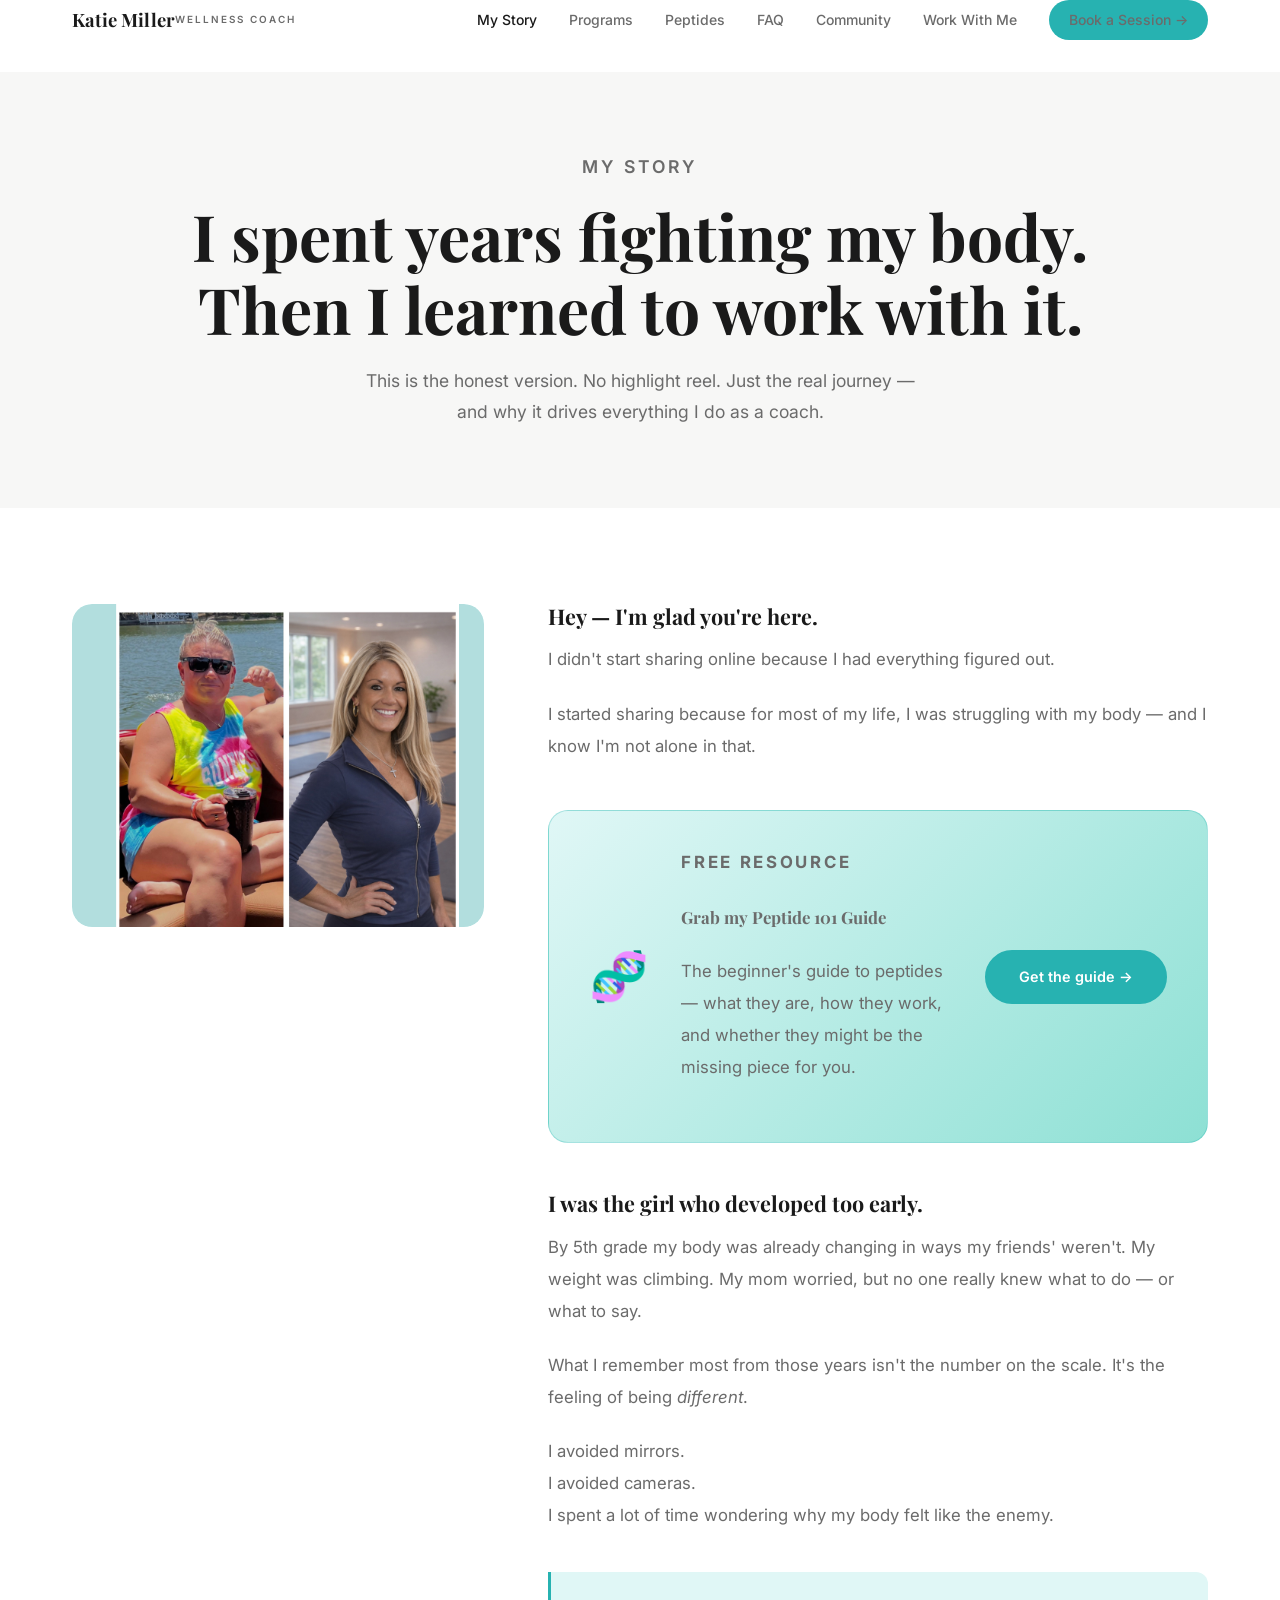
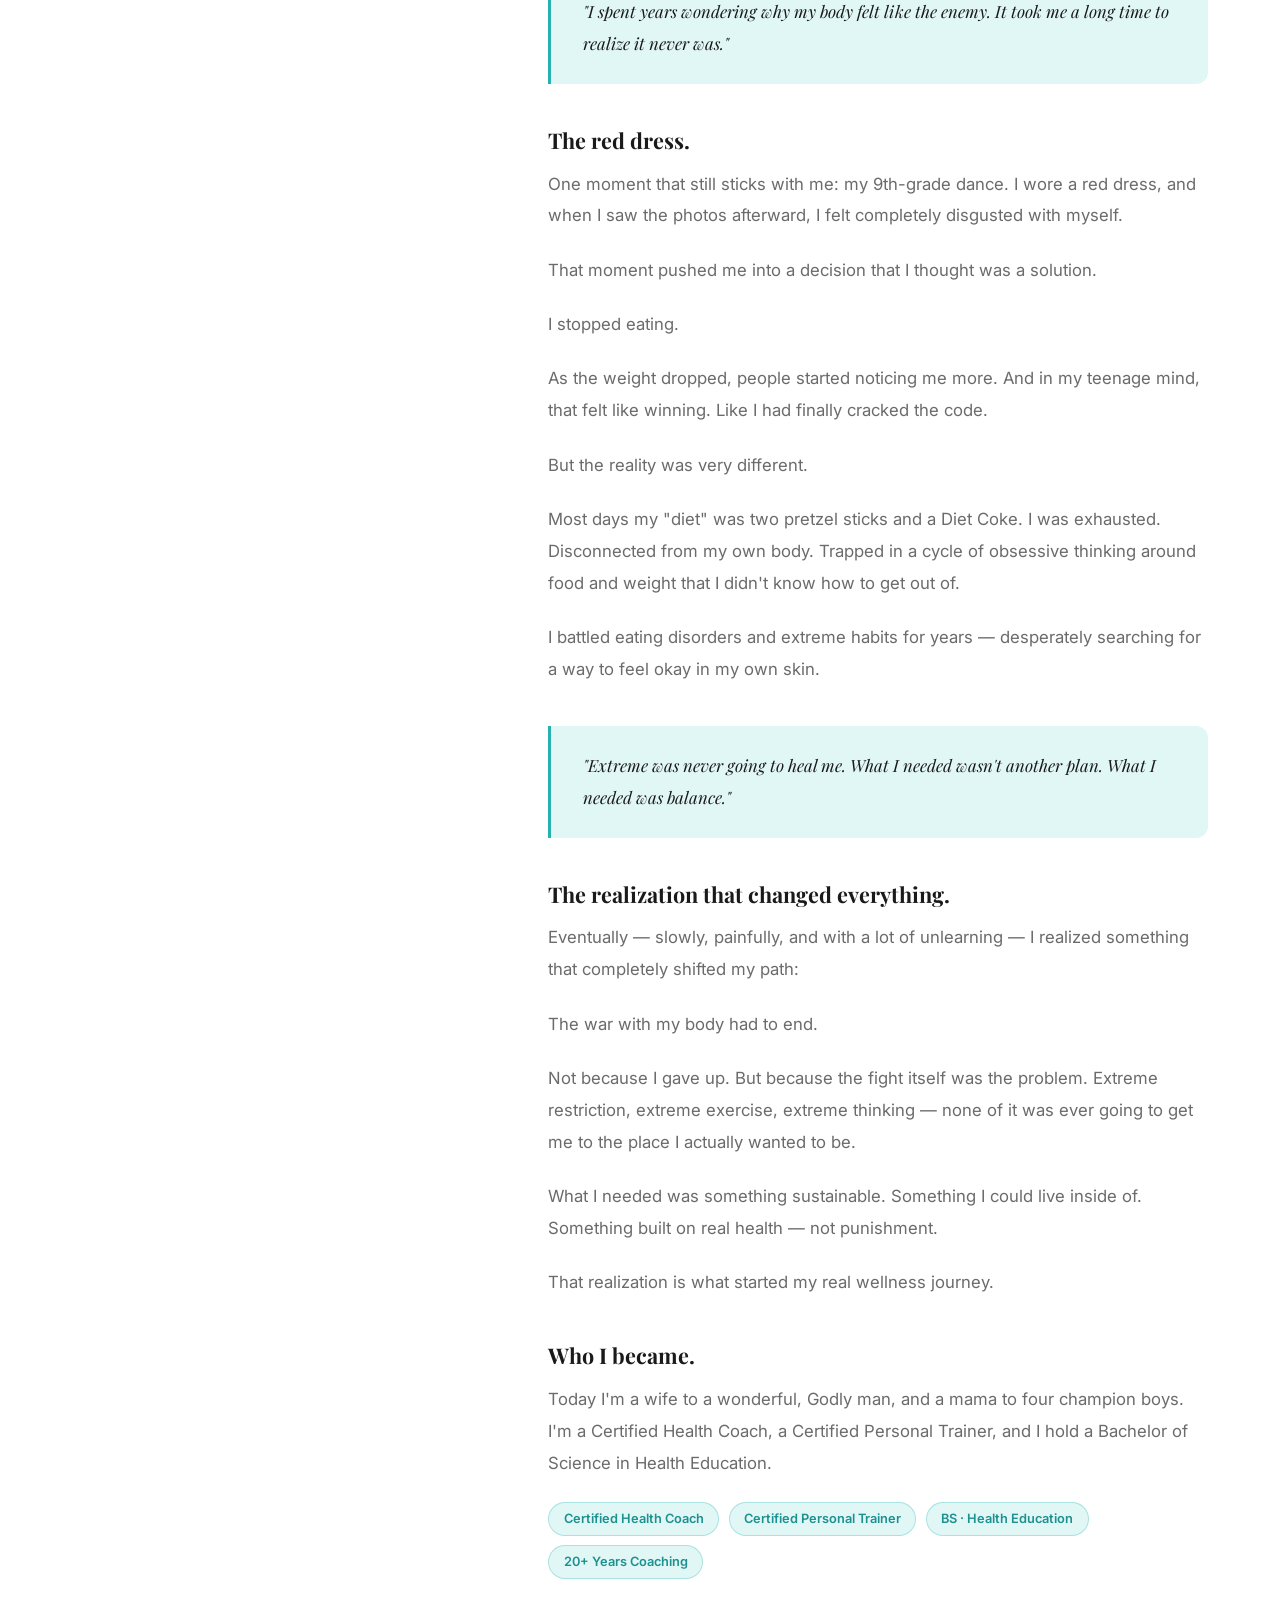
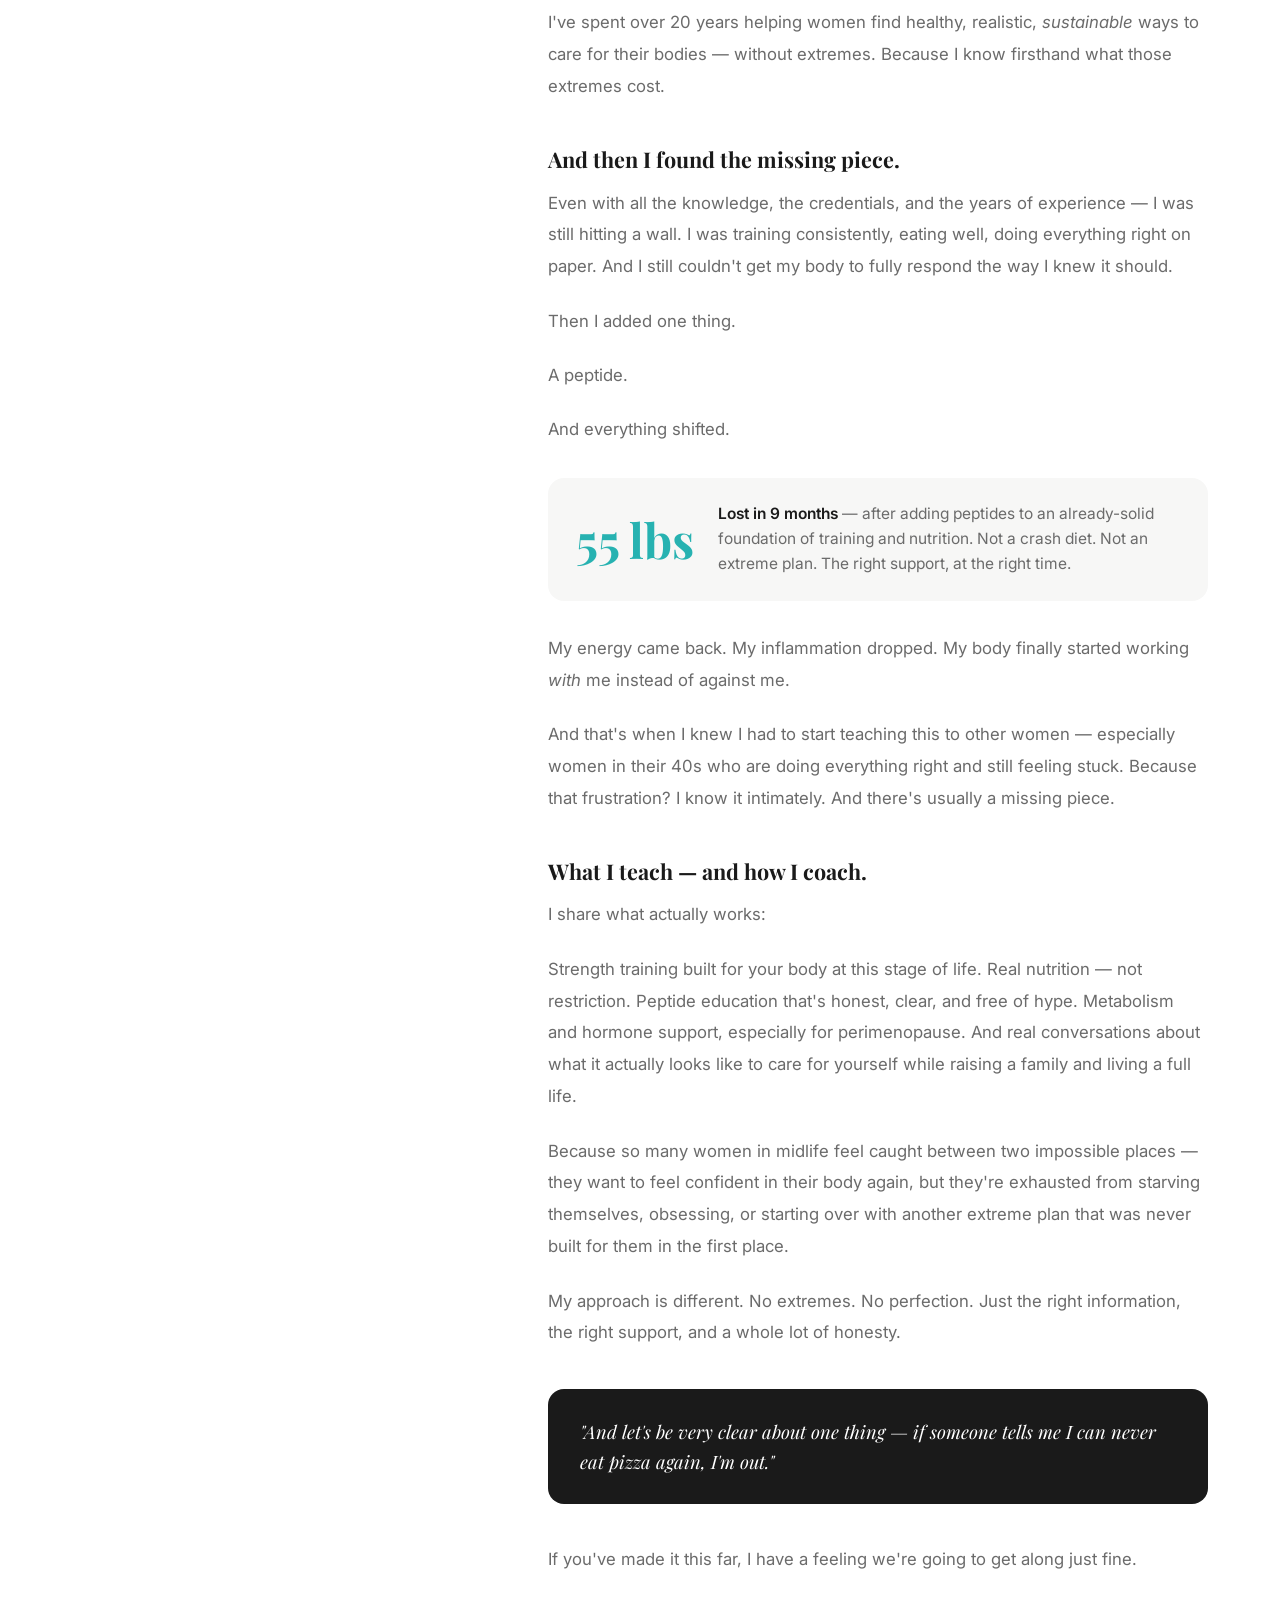
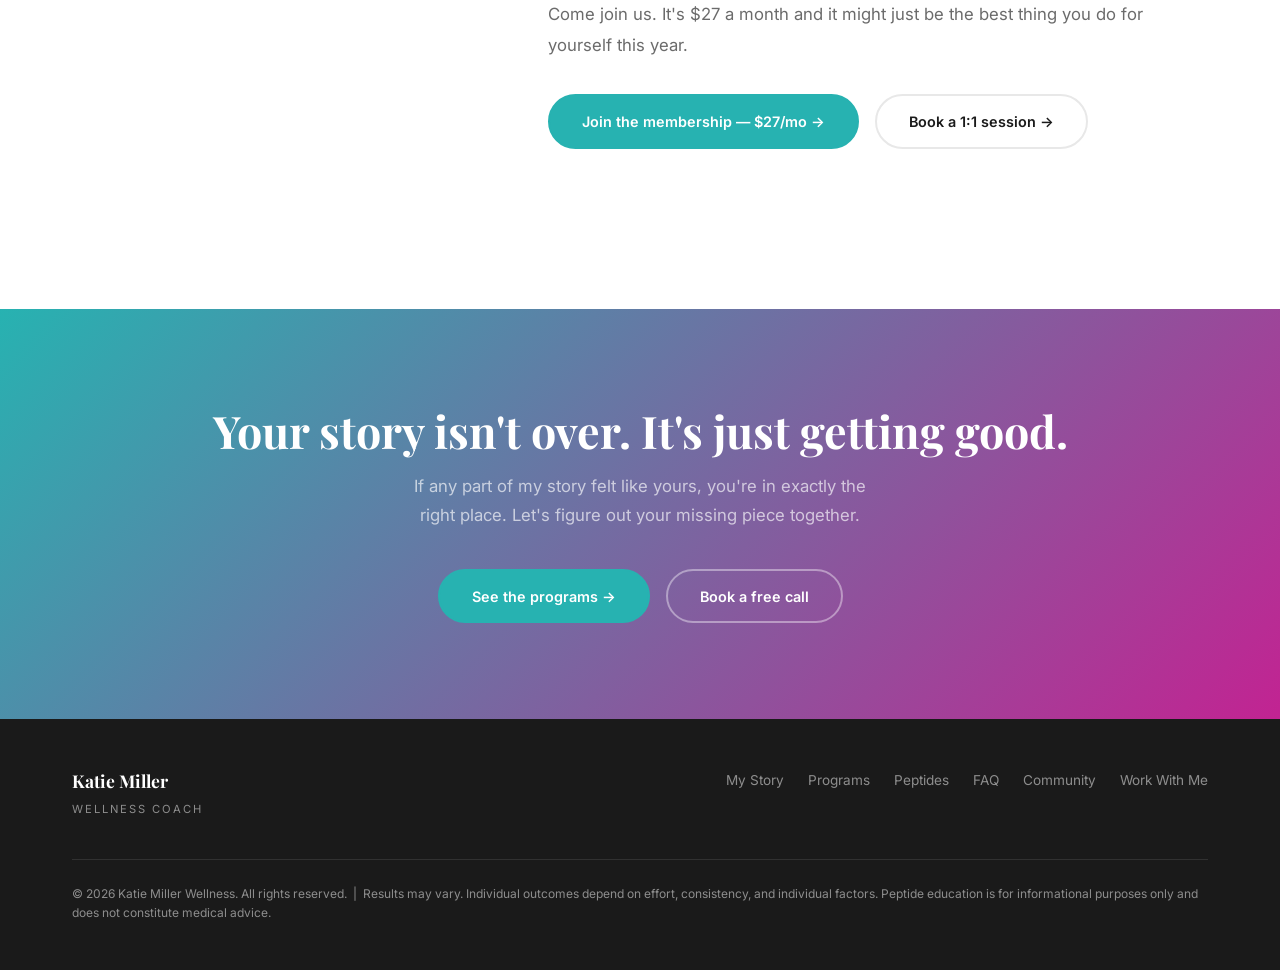
<file: my-story.html>
<!DOCTYPE html>
<html lang="en">
<head>
  <meta charset="UTF-8" />
  <meta name="viewport" content="width=device-width, initial-scale=1.0" />
  <title>My Story — Katie Miller Wellness Coach</title>
  <meta name="description" content="Katie Miller's honest story — from a childhood of feeling like her body was the enemy, to eating disorders, to discovering the missing piece that helped her lose 55 lbs in 9 months. For women 40+ who are tired of extremes." />
  <link rel="stylesheet" href="css/style.css" />
  <style>
    /* ── STORY PAGE EXTRAS ─────────────────────────── */
    .story-intro {
      display: grid;
      grid-template-columns: 1fr 1.6fr;
      gap: 4rem;
      align-items: start;
      margin-bottom: 4rem;
    }

    .story-intro__img {
      border-radius: 20px;
      overflow: hidden;
      background: var(--accent-light);
      position: sticky;
      top: calc(var(--nav-h) + 2rem);
    }

    .story-intro__img-placeholder {
      aspect-ratio: 4/5;
      background: linear-gradient(160deg, #8de0d4 0%, var(--accent-light) 100%);
      display: flex;
      align-items: center;
      justify-content: center;
      color: var(--accent-dark);
      font-size: 0.85rem;
      font-weight: 500;
      flex-direction: column;
      gap: 0.5rem;
    }

    .story-intro__img img {
      width: 100%;
      height: 100%;
      object-fit: cover;
      display: block;
    }

    .story-body { }

    .story-body p {
      font-size: 1.05rem;
      color: var(--text-muted);
      line-height: 1.9;
      margin-bottom: 1.4rem;
    }

    .story-body h3 {
      font-size: 1.35rem;
      margin: 2.75rem 0 1rem;
      color: var(--text);
    }

    .story-body h3:first-child { margin-top: 0; }

    /* Lead magnet box */
    .guide-box {
      background: linear-gradient(135deg, var(--accent-light) 0%, #8de0d4 100%);
      border: 1.5px solid rgba(39,178,177,0.3);
      border-radius: 20px;
      padding: 2.25rem 2.5rem;
      display: flex;
      align-items: center;
      gap: 2rem;
      margin: 3rem 0;
    }

    .guide-box__icon {
      font-size: 3rem;
      flex-shrink: 0;
    }

    .guide-box__content { flex: 1; }

    .guide-box__label {
      font-size: 0.7rem;
      font-weight: 700;
      letter-spacing: 0.16em;
      text-transform: uppercase;
      color: var(--accent-dark);
      margin-bottom: 0.4rem;
    }

    .guide-box__title {
      font-family: 'Playfair Display', serif;
      font-size: 1.3rem;
      font-weight: 700;
      color: var(--text);
      margin-bottom: 0.5rem;
    }

    .guide-box__desc {
      font-size: 0.9rem;
      color: var(--text-muted);
      line-height: 1.6;
    }

    /* Milestone callout */
    .milestone {
      display: flex;
      align-items: center;
      gap: 1.5rem;
      background: var(--bg-soft);
      border-radius: 16px;
      padding: 1.5rem 1.75rem;
      margin: 2rem 0;
    }
    .milestone__number {
      font-family: 'Playfair Display', serif;
      font-size: 3rem;
      font-weight: 700;
      color: var(--accent);
      line-height: 1;
      flex-shrink: 0;
    }
    .milestone__text {
      font-size: 0.97rem;
      color: var(--text-muted);
      line-height: 1.6;
    }
    .milestone__text strong { color: var(--text); font-weight: 600; }

    /* Credential badges inline */
    .inline-creds {
      display: flex;
      flex-wrap: wrap;
      gap: 0.6rem;
      margin: 1.25rem 0 1.75rem;
    }
    .inline-cred {
      display: inline-block;
      background: var(--accent-light);
      border: 1px solid rgba(39,178,177,0.3);
      border-radius: 100px;
      padding: 0.35rem 0.9rem;
      font-size: 0.8rem;
      font-weight: 600;
      color: var(--accent-dark);
    }

    /* Pizza line emphasis */
    .pizza-line {
      background: var(--bg-dark);
      color: #fff;
      border-radius: 16px;
      padding: 1.75rem 2rem;
      margin: 2.5rem 0;
      font-family: 'Playfair Display', serif;
      font-size: 1.15rem;
      font-style: italic;
      line-height: 1.6;
    }

    @media (max-width: 900px) {
      .story-intro { grid-template-columns: 1fr; gap: 2.5rem; }
      .story-intro__img { position: static; }
      .guide-box { flex-direction: column; gap: 1rem; text-align: center; }
    }

    @media (max-width: 480px) {
      .milestone { flex-direction: column; gap: 0.75rem; text-align: center; }
    }
  </style>
</head>
<body>

  <!-- ===== NAVIGATION ===== -->
  <nav class="nav">
    <div class="container">
      <div class="nav__inner">
        <a href="index.html" class="nav__logo">
          <span class="nav__logo-name">Katie Miller</span>
          <span class="nav__logo-sub">Wellness Coach</span>
        </a>
        <ul class="nav__links">
          <li><a href="my-story.html">My Story</a></li>
          <li><a href="programs.html">Programs</a></li>
          <li><a href="https://katiemillercoaching.com/peptide-101" target="_blank" rel="noopener">Peptides</a></li>
          <li><a href="faq.html">FAQ</a></li>
          <li><a href="https://www.skool.com/the-game-on-community" target="_blank" rel="noopener">Community</a></li>
          <li><a href="contact.html">Work With Me</a></li>
          <li><a href="contact.html" class="btn-nav">Book a Session →</a></li>
        </ul>
        <button class="nav__hamburger" aria-label="Toggle menu">
          <span></span><span></span><span></span>
        </button>
      </div>
    </div>
  </nav>
  <nav class="nav__drawer">
    <a href="my-story.html">My Story</a>
    <a href="programs.html">Programs</a>
    <a href="https://katiemillercoaching.com/peptide-101" target="_blank" rel="noopener">Peptides</a>
    <a href="faq.html">FAQ</a>
    <a href="https://www.skool.com/the-game-on-community" target="_blank" rel="noopener">Community</a>
    <a href="contact.html">Work With Me</a>
    <a href="contact.html" class="btn btn--primary" style="margin-top:0.5rem;">Book a Session →</a>
  </nav>

  <!-- ===== PAGE HERO ===== -->
  <section class="page-hero">
    <div class="container">
      <p class="eyebrow">My Story</p>
      <h1>I spent years fighting my body.<br>Then I learned to work with it.</h1>
      <p>This is the honest version. No highlight reel. Just the real journey — and why it drives everything I do as a coach.</p>
    </div>
  </section>

  <!-- ===== STORY ===== -->
  <section class="section">
    <div class="container">
      <div class="story-intro">

        <!-- Sticky photo column -->
        <div class="story-intro__img">
          <img src="images/katie-2.png" alt="Katie Miller before and after her transformation" style="width:100%;display:block;border-radius:20px;">
        </div>

        <!-- Story text column -->
        <div class="story-body">

          <h3>Hey — I'm glad you're here.</h3>
          <p>
            I didn't start sharing online because I had everything figured out.
          </p>
          <p>
            I started sharing because for most of my life, I was struggling with my body — and I know I'm not alone in that.
          </p>

          <!-- Lead magnet box -->
          <div class="guide-box">
            <div class="guide-box__icon">🧬</div>
            <div class="guide-box__content">
              <p class="guide-box__label">Free resource</p>
              <p class="guide-box__title">Grab my Peptide 101 Guide</p>
              <p class="guide-box__desc">The beginner's guide to peptides — what they are, how they work, and whether they might be the missing piece for you.</p>
            </div>
            <a href="https://katiemillercoaching.com/peptide-101" target="_blank" rel="noopener" class="btn btn--primary" style="flex-shrink:0;">Get the guide →</a>
          </div>

          <h3>I was the girl who developed too early.</h3>
          <p>
            By 5th grade my body was already changing in ways my friends' weren't. My weight was climbing. My mom worried, but no one really knew what to do — or what to say.
          </p>
          <p>
            What I remember most from those years isn't the number on the scale. It's the feeling of being <em>different</em>.
          </p>
          <p>
            I avoided mirrors.<br>
            I avoided cameras.<br>
            I spent a lot of time wondering why my body felt like the enemy.
          </p>

          <div class="pull-quote">
            <p>"I spent years wondering why my body felt like the enemy. It took me a long time to realize it never was."</p>
          </div>

          <h3>The red dress.</h3>
          <p>
            One moment that still sticks with me: my 9th-grade dance. I wore a red dress, and when I saw the photos afterward, I felt completely disgusted with myself.
          </p>
          <p>
            That moment pushed me into a decision that I thought was a solution.
          </p>
          <p>
            I stopped eating.
          </p>
          <p>
            As the weight dropped, people started noticing me more. And in my teenage mind, that felt like winning. Like I had finally cracked the code.
          </p>
          <p>
            But the reality was very different.
          </p>
          <p>
            Most days my "diet" was two pretzel sticks and a Diet Coke. I was exhausted. Disconnected from my own body. Trapped in a cycle of obsessive thinking around food and weight that I didn't know how to get out of.
          </p>
          <p>
            I battled eating disorders and extreme habits for years — desperately searching for a way to feel okay in my own skin.
          </p>

          <div class="pull-quote">
            <p>"Extreme was never going to heal me. What I needed wasn't another plan. What I needed was balance."</p>
          </div>

          <h3>The realization that changed everything.</h3>
          <p>
            Eventually — slowly, painfully, and with a lot of unlearning — I realized something that completely shifted my path:
          </p>
          <p>
            The war with my body had to end.
          </p>
          <p>
            Not because I gave up. But because the fight itself was the problem. Extreme restriction, extreme exercise, extreme thinking — none of it was ever going to get me to the place I actually wanted to be.
          </p>
          <p>
            What I needed was something sustainable. Something I could live inside of. Something built on real health — not punishment.
          </p>
          <p>
            That realization is what started my real wellness journey.
          </p>

          <h3>Who I became.</h3>
          <p>
            Today I'm a wife to a wonderful, Godly man, and a mama to four champion boys. I'm a Certified Health Coach, a Certified Personal Trainer, and I hold a Bachelor of Science in Health Education.
          </p>

          <div class="inline-creds">
            <span class="inline-cred">Certified Health Coach</span>
            <span class="inline-cred">Certified Personal Trainer</span>
            <span class="inline-cred">BS · Health Education</span>
            <span class="inline-cred">20+ Years Coaching</span>
          </div>

          <p>
            I've spent over 20 years helping women find healthy, realistic, <em>sustainable</em> ways to care for their bodies — without extremes. Because I know firsthand what those extremes cost.
          </p>

          <h3>And then I found the missing piece.</h3>
          <p>
            Even with all the knowledge, the credentials, and the years of experience — I was still hitting a wall. I was training consistently, eating well, doing everything right on paper. And I still couldn't get my body to fully respond the way I knew it should.
          </p>
          <p>
            Then I added one thing.
          </p>
          <p>
            A peptide.
          </p>
          <p>
            And everything shifted.
          </p>

          <div class="milestone">
            <div class="milestone__number">55 lbs</div>
            <div class="milestone__text">
              <strong>Lost in 9 months</strong> — after adding peptides to an already-solid foundation of training and nutrition. Not a crash diet. Not an extreme plan. The right support, at the right time.
            </div>
          </div>

          <p>
            My energy came back. My inflammation dropped. My body finally started working <em>with</em> me instead of against me.
          </p>
          <p>
            And that's when I knew I had to start teaching this to other women — especially women in their 40s who are doing everything right and still feeling stuck. Because that frustration? I know it intimately. And there's usually a missing piece.
          </p>

          <h3>What I teach — and how I coach.</h3>
          <p>
            I share what actually works:
          </p>
          <p>
            Strength training built for your body at this stage of life. Real nutrition — not restriction. Peptide education that's honest, clear, and free of hype. Metabolism and hormone support, especially for perimenopause. And real conversations about what it actually looks like to care for yourself while raising a family and living a full life.
          </p>
          <p>
            Because so many women in midlife feel caught between two impossible places — they want to feel confident in their body again, but they're exhausted from starving themselves, obsessing, or starting over with another extreme plan that was never built for them in the first place.
          </p>
          <p>
            My approach is different. No extremes. No perfection. Just the right information, the right support, and a whole lot of honesty.
          </p>

          <div class="pizza-line">
            "And let's be very clear about one thing — if someone tells me I can never eat pizza again, I'm out."
          </div>

          <p>
            If you've made it this far, I have a feeling we're going to get along just fine.
          </p>
          <p>
            Come join us. It's $27 a month and it might just be the best thing you do for yourself this year.
          </p>

          <div class="btn-group" style="margin-top: 2rem; flex-wrap: wrap; gap: 1rem;">
            <a href="https://buy.stripe.com/00wbIVf8x89642Z5EM5c400" target="_blank" rel="noopener" class="btn btn--primary">Join the membership — $27/mo →</a>
            <a href="contact.html" class="btn btn--outline">Book a 1:1 session →</a>
          </div>

        </div>
      </div>
    </div>
  </section>

  <!-- ===== CTA BANNER ===== -->
  <section class="cta-banner">
    <div class="container">
      <h2>Your story isn't over. It's just getting good.</h2>
      <p>If any part of my story felt like yours, you're in exactly the right place. Let's figure out your missing piece together.</p>
      <div class="btn-group" style="justify-content:center;">
        <a href="programs.html" class="btn btn--primary">See the programs →</a>
        <a href="contact.html" class="btn btn--outline-white">Book a free call</a>
      </div>
    </div>
  </section>

  <!-- ===== FOOTER ===== -->
  <footer class="footer">
    <div class="container">
      <div class="footer__inner">
        <div>
          <div class="footer__brand-name">Katie Miller</div>
          <div class="footer__brand-sub">Wellness Coach</div>
        </div>
        <ul class="footer__links">
          <li><a href="my-story.html">My Story</a></li>
          <li><a href="programs.html">Programs</a></li>
          <li><a href="https://katiemillercoaching.com/peptide-101" target="_blank" rel="noopener">Peptides</a></li>
          <li><a href="faq.html">FAQ</a></li>
          <li><a href="https://www.skool.com/the-game-on-community" target="_blank" rel="noopener">Community</a></li>
          <li><a href="contact.html">Work With Me</a></li>
        </ul>
      </div>
      <div class="footer__bottom">
        © 2026 Katie Miller Wellness. All rights reserved. &nbsp;|&nbsp; Results may vary. Individual outcomes depend on effort, consistency, and individual factors. Peptide education is for informational purposes only and does not constitute medical advice.
      </div>
    </div>
  </footer>

  <script src="js/main.js"></script>
</body>
</html>
</file>
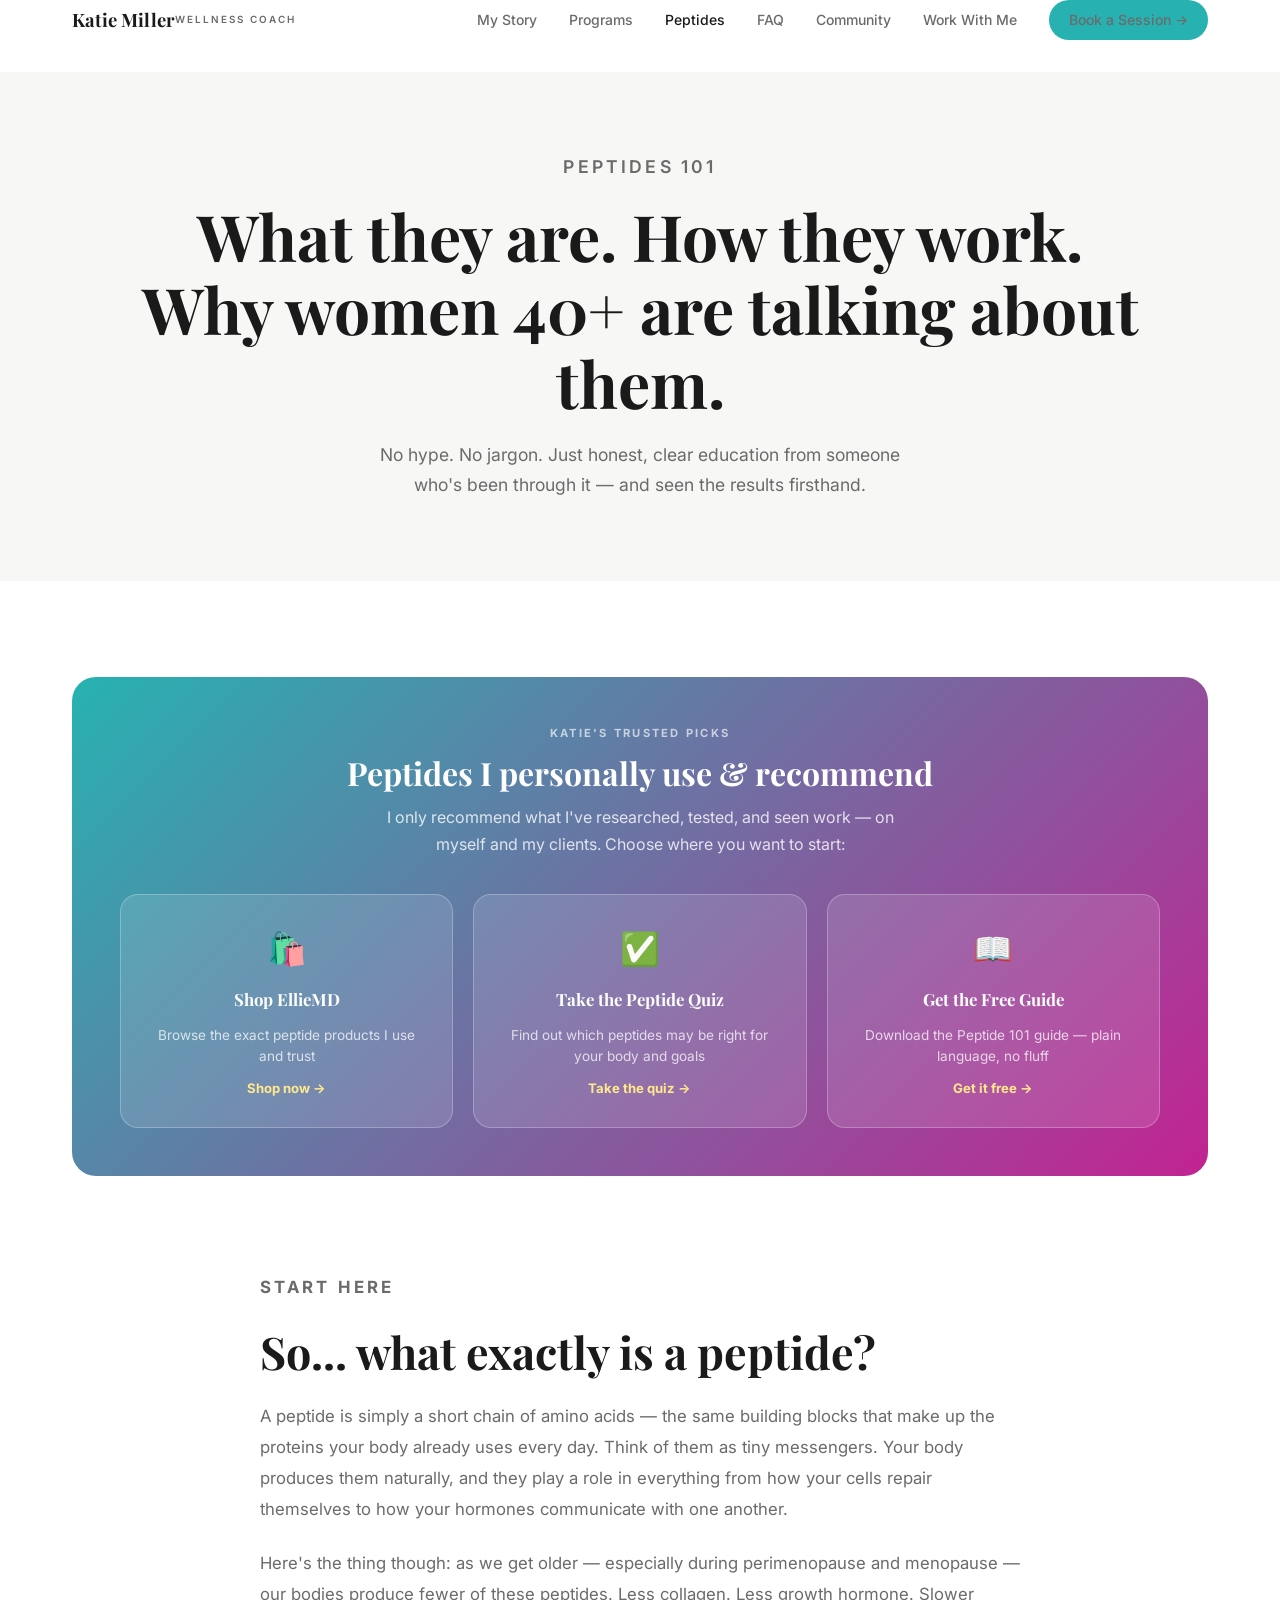
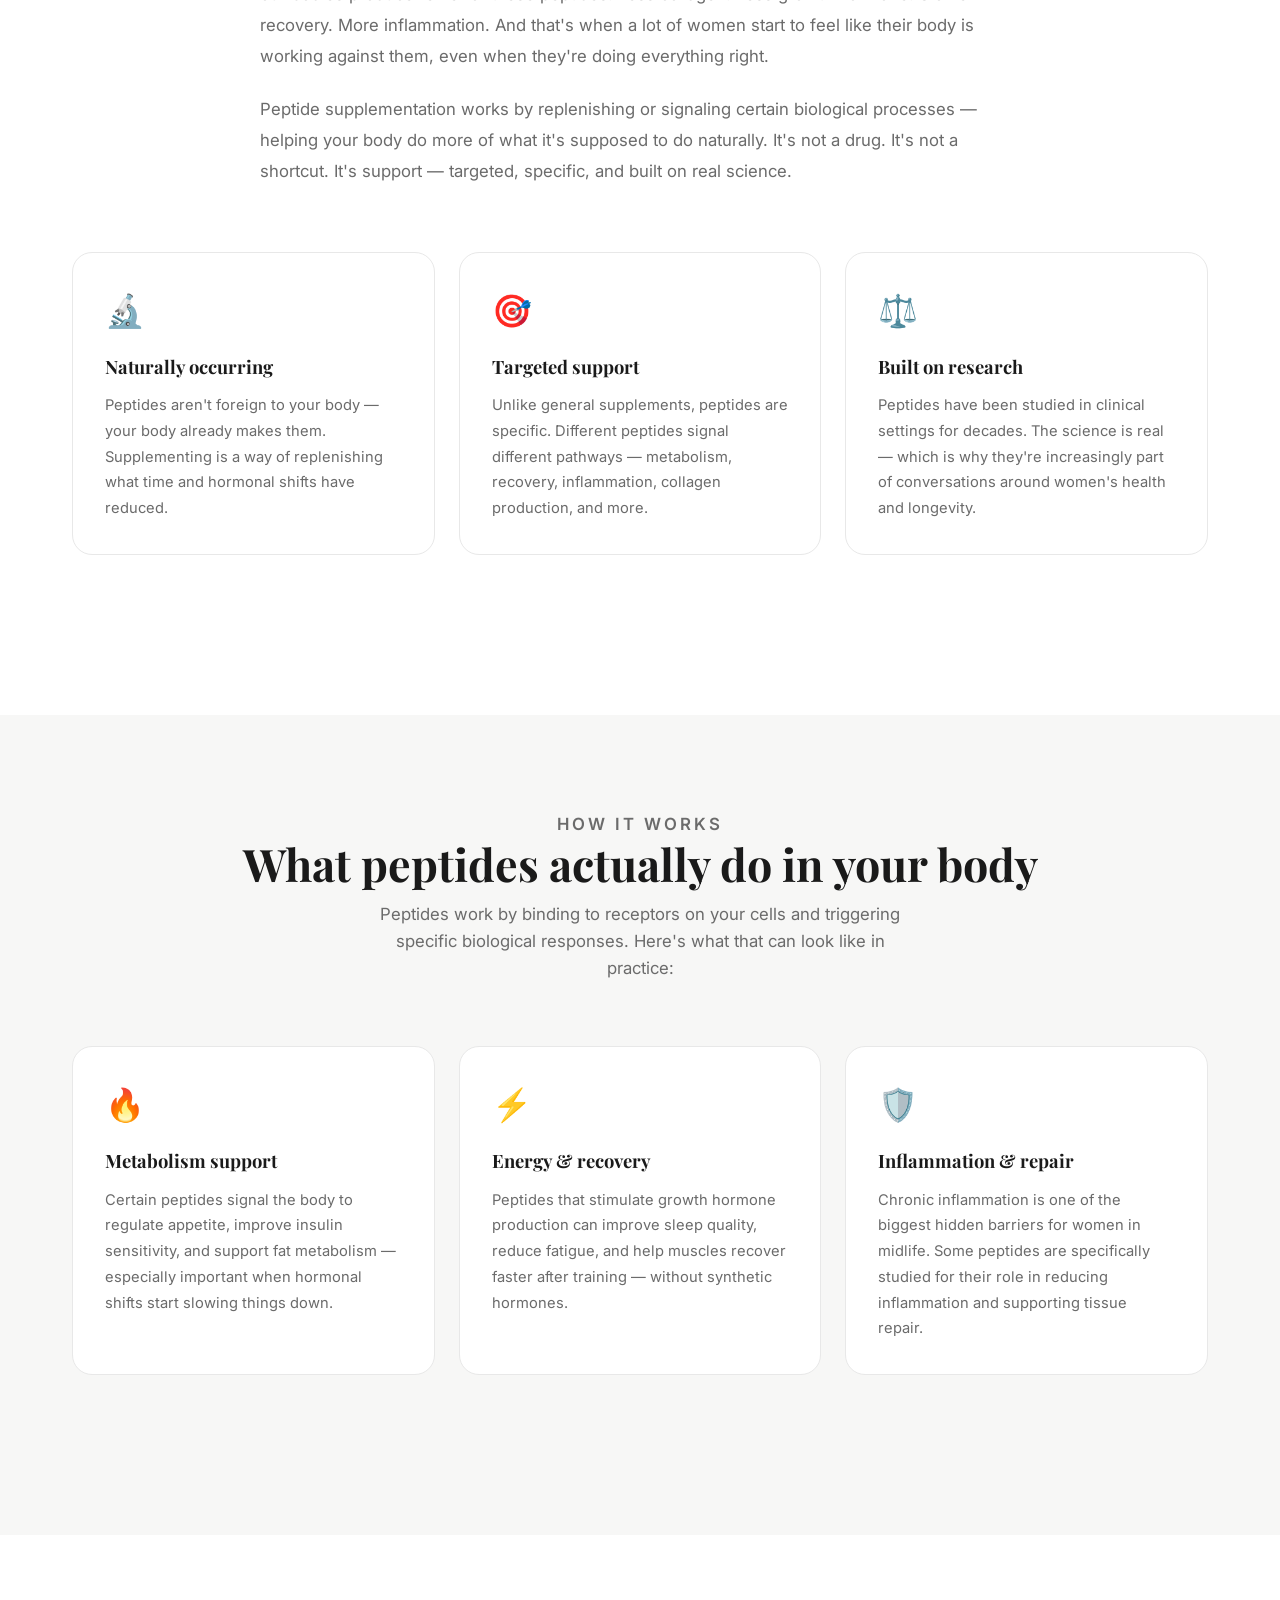
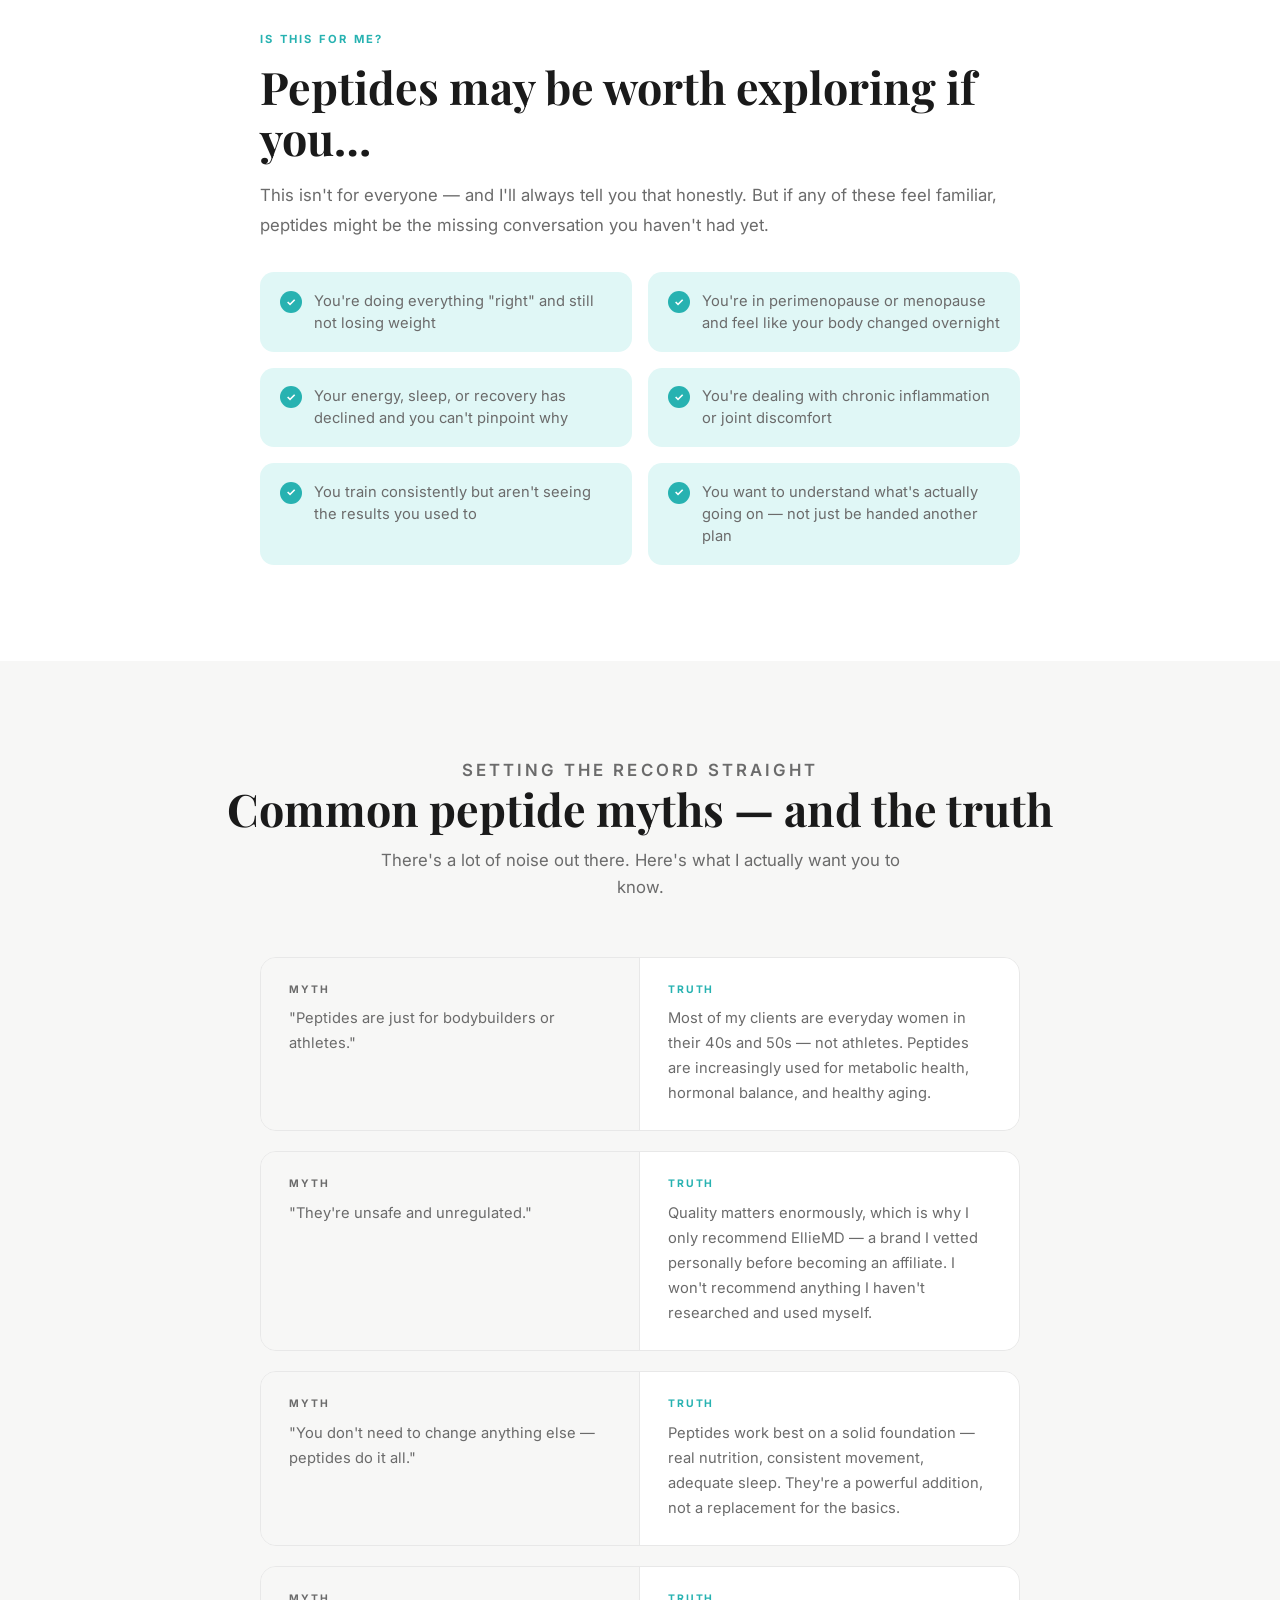
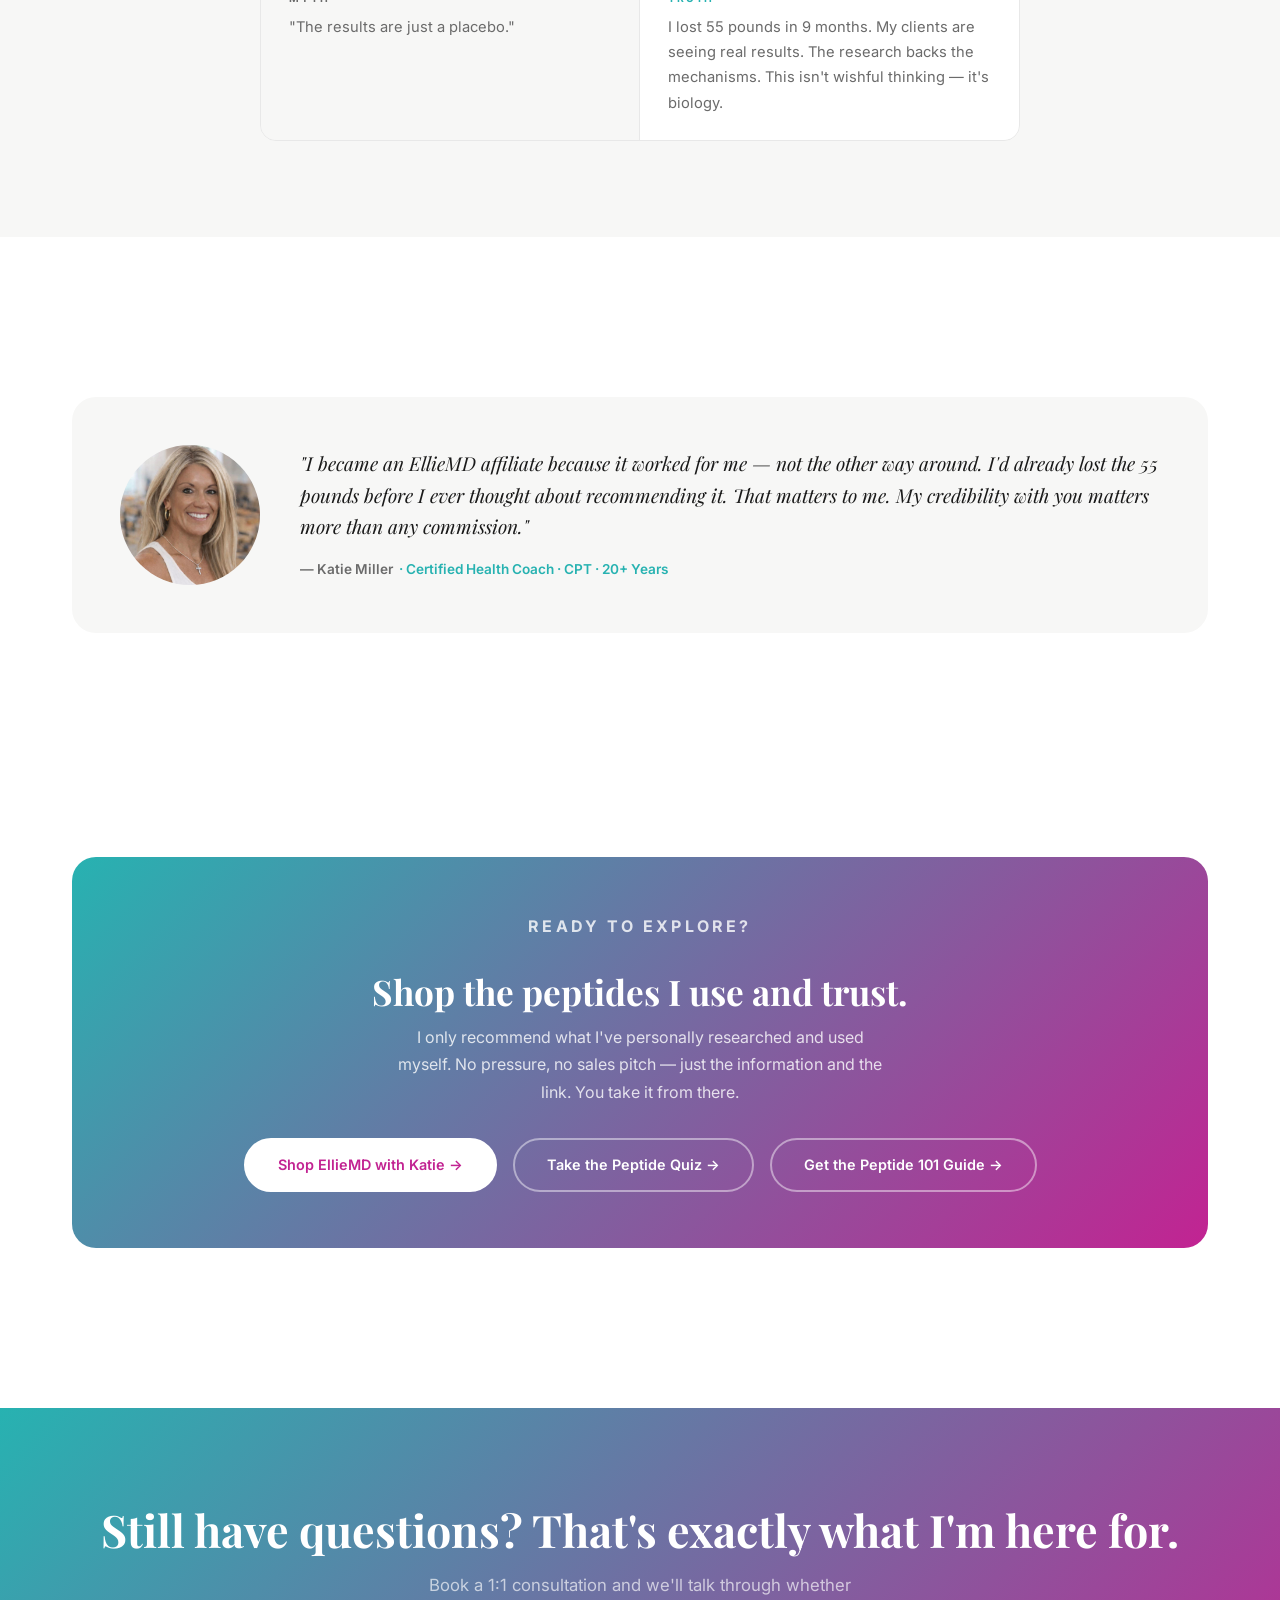
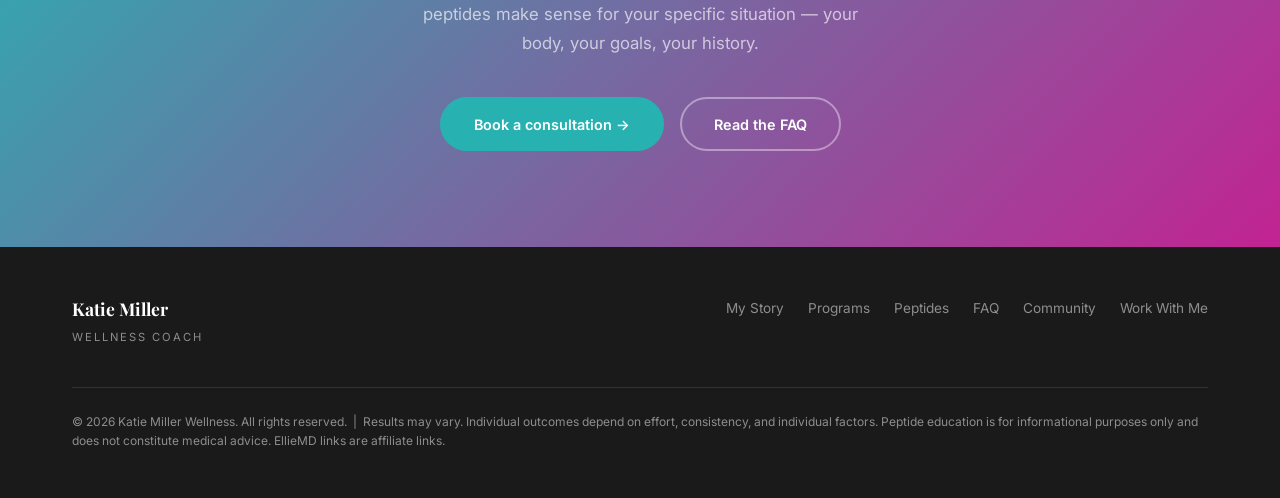
<file: peptides.html>
<!DOCTYPE html>
<html lang="en">
<head>
  <meta charset="UTF-8" />
  <meta name="viewport" content="width=device-width, initial-scale=1.0" />
  <title>Peptides 101 — Katie Miller Wellness Coach</title>
  <meta name="description" content="What are peptides, how do they work, and are they right for you? Katie Miller breaks it all down in plain language — no hype, no jargon, just honest education for women 40+." />
  <link rel="stylesheet" href="css/style.css" />
  <style>
    /* ── PEPTIDES PAGE ─────────────────────────────── */

    .peptide-intro {
      max-width: 760px;
      margin: 0 auto;
    }

    .peptide-intro p {
      font-size: 1.05rem;
      color: var(--text-muted);
      line-height: 1.85;
      margin-bottom: 1.4rem;
    }

    /* Info cards grid */
    .info-grid {
      display: grid;
      grid-template-columns: repeat(3, 1fr);
      gap: 1.5rem;
      margin: 4rem 0;
    }

    .info-card {
      background: var(--bg);
      border: 1px solid var(--border);
      border-radius: 20px;
      padding: 2rem;
    }

    .info-card__icon {
      font-size: 2rem;
      margin-bottom: 1rem;
    }

    .info-card__title {
      font-family: 'Playfair Display', serif;
      font-size: 1.15rem;
      font-weight: 700;
      color: var(--text);
      margin-bottom: 0.75rem;
    }

    .info-card__body {
      font-size: 0.92rem;
      color: var(--text-muted);
      line-height: 1.75;
    }

    /* Section divider heading */
    .section-label {
      font-size: 0.7rem;
      font-weight: 700;
      letter-spacing: 0.2em;
      text-transform: uppercase;
      color: var(--accent);
      margin-bottom: 0.75rem;
    }

    /* Myth-busting rows */
    .myth-list {
      display: flex;
      flex-direction: column;
      gap: 1.25rem;
      max-width: 760px;
      margin: 0 auto;
    }

    .myth-item {
      display: grid;
      grid-template-columns: 1fr 1fr;
      gap: 0;
      border-radius: 16px;
      overflow: hidden;
      border: 1px solid var(--border);
    }

    .myth-item__myth {
      background: var(--bg-soft);
      padding: 1.5rem 1.75rem;
      border-right: 1px solid var(--border);
    }

    .myth-item__fact {
      background: var(--bg);
      padding: 1.5rem 1.75rem;
    }

    .myth-item__label {
      font-size: 0.65rem;
      font-weight: 700;
      letter-spacing: 0.18em;
      text-transform: uppercase;
      margin-bottom: 0.5rem;
    }

    .myth-item__myth .myth-item__label { color: var(--text-muted); }
    .myth-item__fact  .myth-item__label { color: var(--accent); }

    .myth-item__text {
      font-size: 0.92rem;
      color: var(--text-muted);
      line-height: 1.7;
    }

    /* Who it's for list */
    .for-list {
      display: grid;
      grid-template-columns: repeat(2, 1fr);
      gap: 1rem;
      max-width: 760px;
      margin: 2rem auto 0;
    }

    .for-item {
      display: flex;
      align-items: flex-start;
      gap: 0.75rem;
      background: var(--accent-light);
      border-radius: 14px;
      padding: 1.1rem 1.25rem;
      font-size: 0.92rem;
      color: var(--text-muted);
      line-height: 1.5;
    }

    .for-item__check {
      width: 22px;
      height: 22px;
      border-radius: 50%;
      background: var(--accent);
      color: #fff;
      font-size: 0.7rem;
      display: flex;
      align-items: center;
      justify-content: center;
      flex-shrink: 0;
      margin-top: 1px;
      font-weight: 700;
    }

    /* Katie quote block */
    .katie-block {
      display: grid;
      grid-template-columns: auto 1fr;
      gap: 2.5rem;
      align-items: center;
      background: var(--bg-soft);
      border-radius: 24px;
      padding: 3rem;
      margin: 4rem 0;
    }

    .katie-block__photo {
      width: 140px;
      height: 140px;
      border-radius: 50%;
      overflow: hidden;
      flex-shrink: 0;
    }

    .katie-block__photo img {
      width: 100%;
      height: 100%;
      object-fit: cover;
      object-position: top center;
    }

    .katie-block__quote {
      font-family: 'Playfair Display', serif;
      font-size: 1.2rem;
      font-style: italic;
      line-height: 1.65;
      color: var(--text);
      margin-bottom: 1rem;
    }

    .katie-block__name {
      font-size: 0.85rem;
      font-weight: 600;
      color: var(--text-muted);
    }

    .katie-block__name span {
      color: var(--accent);
    }

    /* EllieMD CTA box */
    .ellie-box {
      background: linear-gradient(135deg, #27b2b1 0%, #c22392 100%);
      border-radius: 24px;
      padding: 3.5rem;
      text-align: center;
      color: #fff;
      margin: 4rem 0;
    }

    .ellie-box__eyebrow {
      font-size: 0.7rem;
      font-weight: 700;
      letter-spacing: 0.2em;
      text-transform: uppercase;
      color: rgba(255,255,255,0.65);
      margin-bottom: 1rem;
    }

    .ellie-box h2 {
      font-family: 'Playfair Display', serif;
      font-size: clamp(1.6rem, 3vw, 2.2rem);
      font-weight: 700;
      color: #fff;
      margin-bottom: 0.75rem;
    }

    .ellie-box p {
      color: rgba(255,255,255,0.8);
      font-size: 1rem;
      line-height: 1.7;
      max-width: 500px;
      margin: 0 auto 2rem;
    }

    .ellie-box .btn--primary {
      background: #fff;
      color: #c22392;
      border-color: #fff;
    }

    .ellie-box .btn--primary:hover {
      background: rgba(255,255,255,0.9);
      border-color: rgba(255,255,255,0.9);
      box-shadow: 0 6px 20px rgba(0,0,0,0.15);
    }

    .ellie-box .btn--outline-white {
      border-color: rgba(255,255,255,0.45);
    }

    @media (max-width: 900px) {
      .info-grid { grid-template-columns: 1fr; }
      .myth-item { grid-template-columns: 1fr; }
      .myth-item__myth { border-right: none; border-bottom: 1px solid var(--border); }
      .for-list { grid-template-columns: 1fr; }
      .katie-block { grid-template-columns: 1fr; text-align: center; gap: 1.5rem; }
      .katie-block__photo { margin: 0 auto; }
      .ellie-box { padding: 2.5rem 1.75rem; }
    }
    @media (max-width: 640px) {
      .trust-grid { grid-template-columns: 1fr !important; }
    }
  </style>
</head>
<body>

  <!-- ===== NAVIGATION ===== -->
  <nav class="nav">
    <div class="container">
      <div class="nav__inner">
        <a href="index.html" class="nav__logo">
          <span class="nav__logo-name">Katie Miller</span>
          <span class="nav__logo-sub">Wellness Coach</span>
        </a>
        <ul class="nav__links">
          <li><a href="my-story.html">My Story</a></li>
          <li><a href="programs.html">Programs</a></li>
          <li><a href="peptides.html" class="active">Peptides</a></li>
          <li><a href="faq.html">FAQ</a></li>
          <li><a href="https://www.skool.com/the-game-on-community" target="_blank" rel="noopener">Community</a></li>
          <li><a href="contact.html">Work With Me</a></li>
          <li><a href="contact.html" class="btn-nav">Book a Session →</a></li>
        </ul>
        <button class="nav__hamburger" aria-label="Toggle menu">
          <span></span><span></span><span></span>
        </button>
      </div>
    </div>
  </nav>
  <nav class="nav__drawer">
    <a href="my-story.html">My Story</a>
    <a href="programs.html">Programs</a>
    <a href="https://katiemillercoaching.com/peptide-101" target="_blank" rel="noopener">Peptides</a>
    <a href="faq.html">FAQ</a>
    <a href="https://www.skool.com/the-game-on-community" target="_blank" rel="noopener">Community</a>
    <a href="contact.html">Work With Me</a>
    <a href="contact.html" class="btn btn--primary" style="margin-top:0.5rem;">Book a Session →</a>
  </nav>

  <!-- ===== PAGE HERO ===== -->
  <section class="page-hero">
    <div class="container">
      <p class="eyebrow">Peptides 101</p>
      <h1>What they are. How they work.<br>Why women 40+ are talking about them.</h1>
      <p>No hype. No jargon. Just honest, clear education from someone who's been through it — and seen the results firsthand.</p>
    </div>
  </section>

  <!-- ===== TRUST BOX ===== -->
  <section class="section" style="padding-bottom:0;">
    <div class="container">
      <div style="background:linear-gradient(135deg,#27b2b1 0%,#c22392 100%);border-radius:24px;padding:3rem;color:#fff;">
        <div style="text-align:center;margin-bottom:2.25rem;">
          <p style="font-size:0.7rem;font-weight:700;letter-spacing:0.2em;text-transform:uppercase;color:rgba(255,255,255,0.65);margin-bottom:0.75rem;">Katie's trusted picks</p>
          <h2 style="font-family:'Playfair Display',serif;font-size:clamp(1.5rem,3vw,2rem);font-weight:700;color:#fff;margin-bottom:0.75rem;">Peptides I personally use &amp; recommend</h2>
          <p style="color:rgba(255,255,255,0.8);font-size:1rem;line-height:1.7;max-width:520px;margin:0 auto;">I only recommend what I've researched, tested, and seen work — on myself and my clients. Choose where you want to start:</p>
        </div>
        <div style="display:grid;grid-template-columns:repeat(3,1fr);gap:1.25rem;">
          <a href="https://www.elliemd.com/katiemiller" target="_blank" rel="noopener" style="background:rgba(255,255,255,0.12);border:1.5px solid rgba(255,255,255,0.25);border-radius:18px;padding:1.75rem 1.5rem;text-align:center;text-decoration:none;color:#fff;transition:background 0.2s;display:flex;flex-direction:column;align-items:center;gap:0.75rem;">
            <span style="font-size:2rem;">🛍️</span>
            <span style="font-family:'Playfair Display',serif;font-size:1.05rem;font-weight:700;">Shop EllieMD</span>
            <span style="font-size:0.85rem;color:rgba(255,255,255,0.75);line-height:1.5;">Browse the exact peptide products I use and trust</span>
            <span style="margin-top:auto;font-size:0.82rem;font-weight:700;color:#ffe98c;">Shop now →</span>
          </a>
          <a href="https://katiemillercoaching.com/peptide-quiz" target="_blank" rel="noopener" style="background:rgba(255,255,255,0.12);border:1.5px solid rgba(255,255,255,0.25);border-radius:18px;padding:1.75rem 1.5rem;text-align:center;text-decoration:none;color:#fff;transition:background 0.2s;display:flex;flex-direction:column;align-items:center;gap:0.75rem;">
            <span style="font-size:2rem;">✅</span>
            <span style="font-family:'Playfair Display',serif;font-size:1.05rem;font-weight:700;">Take the Peptide Quiz</span>
            <span style="font-size:0.85rem;color:rgba(255,255,255,0.75);line-height:1.5;">Find out which peptides may be right for your body and goals</span>
            <span style="margin-top:auto;font-size:0.82rem;font-weight:700;color:#ffe98c;">Take the quiz →</span>
          </a>
          <a href="https://katiemillercoaching.com/peptide-101" target="_blank" rel="noopener" style="background:rgba(255,255,255,0.12);border:1.5px solid rgba(255,255,255,0.25);border-radius:18px;padding:1.75rem 1.5rem;text-align:center;text-decoration:none;color:#fff;transition:background 0.2s;display:flex;flex-direction:column;align-items:center;gap:0.75rem;">
            <span style="font-size:2rem;">📖</span>
            <span style="font-family:'Playfair Display',serif;font-size:1.05rem;font-weight:700;">Get the Free Guide</span>
            <span style="font-size:0.85rem;color:rgba(255,255,255,0.75);line-height:1.5;">Download the Peptide 101 guide — plain language, no fluff</span>
            <span style="margin-top:auto;font-size:0.82rem;font-weight:700;color:#ffe98c;">Get it free →</span>
          </a>
        </div>
      </div>
    </div>
  </section>

  <!-- ===== WHAT IS A PEPTIDE ===== -->
  <section class="section">
    <div class="container">
      <div class="peptide-intro">
        <p class="section-label">Start here</p>
        <h2 style="margin-bottom:1.5rem;">So... what exactly is a peptide?</h2>
        <p>
          A peptide is simply a short chain of amino acids — the same building blocks that make up the proteins your body already uses every day. Think of them as tiny messengers. Your body produces them naturally, and they play a role in everything from how your cells repair themselves to how your hormones communicate with one another.
        </p>
        <p>
          Here's the thing though: as we get older — especially during perimenopause and menopause — our bodies produce fewer of these peptides. Less collagen. Less growth hormone. Slower recovery. More inflammation. And that's when a lot of women start to feel like their body is working against them, even when they're doing everything right.
        </p>
        <p>
          Peptide supplementation works by replenishing or signaling certain biological processes — helping your body do more of what it's supposed to do naturally. It's not a drug. It's not a shortcut. It's support — targeted, specific, and built on real science.
        </p>
      </div>

      <!-- 3 key concepts -->
      <div class="info-grid">
        <div class="info-card">
          <div class="info-card__icon">🔬</div>
          <div class="info-card__title">Naturally occurring</div>
          <div class="info-card__body">Peptides aren't foreign to your body — your body already makes them. Supplementing is a way of replenishing what time and hormonal shifts have reduced.</div>
        </div>
        <div class="info-card">
          <div class="info-card__icon">🎯</div>
          <div class="info-card__title">Targeted support</div>
          <div class="info-card__body">Unlike general supplements, peptides are specific. Different peptides signal different pathways — metabolism, recovery, inflammation, collagen production, and more.</div>
        </div>
        <div class="info-card">
          <div class="info-card__icon">⚖️</div>
          <div class="info-card__title">Built on research</div>
          <div class="info-card__body">Peptides have been studied in clinical settings for decades. The science is real — which is why they're increasingly part of conversations around women's health and longevity.</div>
        </div>
      </div>
    </div>
  </section>

  <!-- ===== HOW THEY WORK ===== -->
  <section class="section section--soft">
    <div class="container">
      <div class="section__header">
        <p class="eyebrow">How it works</p>
        <h2>What peptides actually do in your body</h2>
        <p>Peptides work by binding to receptors on your cells and triggering specific biological responses. Here's what that can look like in practice:</p>
      </div>

      <div class="info-grid">
        <div class="info-card">
          <div class="info-card__icon">🔥</div>
          <div class="info-card__title">Metabolism support</div>
          <div class="info-card__body">Certain peptides signal the body to regulate appetite, improve insulin sensitivity, and support fat metabolism — especially important when hormonal shifts start slowing things down.</div>
        </div>
        <div class="info-card">
          <div class="info-card__icon">⚡</div>
          <div class="info-card__title">Energy & recovery</div>
          <div class="info-card__body">Peptides that stimulate growth hormone production can improve sleep quality, reduce fatigue, and help muscles recover faster after training — without synthetic hormones.</div>
        </div>
        <div class="info-card">
          <div class="info-card__icon">🛡️</div>
          <div class="info-card__title">Inflammation & repair</div>
          <div class="info-card__body">Chronic inflammation is one of the biggest hidden barriers for women in midlife. Some peptides are specifically studied for their role in reducing inflammation and supporting tissue repair.</div>
        </div>
      </div>
    </div>
  </section>

  <!-- ===== WHO IT'S FOR ===== -->
  <section class="section">
    <div class="container">
      <div style="max-width:760px;margin:0 auto;">
        <p class="section-label">Is this for me?</p>
        <h2 style="margin-bottom:1rem;">Peptides may be worth exploring if you…</h2>
        <p style="color:var(--text-muted);font-size:1.05rem;line-height:1.8;margin-bottom:0;">This isn't for everyone — and I'll always tell you that honestly. But if any of these feel familiar, peptides might be the missing conversation you haven't had yet.</p>
      </div>

      <div class="for-list">
        <div class="for-item"><span class="for-item__check">✓</span>You're doing everything "right" and still not losing weight</div>
        <div class="for-item"><span class="for-item__check">✓</span>You're in perimenopause or menopause and feel like your body changed overnight</div>
        <div class="for-item"><span class="for-item__check">✓</span>Your energy, sleep, or recovery has declined and you can't pinpoint why</div>
        <div class="for-item"><span class="for-item__check">✓</span>You're dealing with chronic inflammation or joint discomfort</div>
        <div class="for-item"><span class="for-item__check">✓</span>You train consistently but aren't seeing the results you used to</div>
        <div class="for-item"><span class="for-item__check">✓</span>You want to understand what's actually going on — not just be handed another plan</div>
      </div>
    </div>
  </section>

  <!-- ===== MYTH BUSTING ===== -->
  <section class="section section--soft">
    <div class="container">
      <div class="section__header">
        <p class="eyebrow">Setting the record straight</p>
        <h2>Common peptide myths — and the truth</h2>
        <p>There's a lot of noise out there. Here's what I actually want you to know.</p>
      </div>

      <div class="myth-list">
        <div class="myth-item">
          <div class="myth-item__myth">
            <p class="myth-item__label">Myth</p>
            <p class="myth-item__text">"Peptides are just for bodybuilders or athletes."</p>
          </div>
          <div class="myth-item__fact">
            <p class="myth-item__label">Truth</p>
            <p class="myth-item__text">Most of my clients are everyday women in their 40s and 50s — not athletes. Peptides are increasingly used for metabolic health, hormonal balance, and healthy aging.</p>
          </div>
        </div>
        <div class="myth-item">
          <div class="myth-item__myth">
            <p class="myth-item__label">Myth</p>
            <p class="myth-item__text">"They're unsafe and unregulated."</p>
          </div>
          <div class="myth-item__fact">
            <p class="myth-item__label">Truth</p>
            <p class="myth-item__text">Quality matters enormously, which is why I only recommend EllieMD — a brand I vetted personally before becoming an affiliate. I won't recommend anything I haven't researched and used myself.</p>
          </div>
        </div>
        <div class="myth-item">
          <div class="myth-item__myth">
            <p class="myth-item__label">Myth</p>
            <p class="myth-item__text">"You don't need to change anything else — peptides do it all."</p>
          </div>
          <div class="myth-item__fact">
            <p class="myth-item__label">Truth</p>
            <p class="myth-item__text">Peptides work best on a solid foundation — real nutrition, consistent movement, adequate sleep. They're a powerful addition, not a replacement for the basics.</p>
          </div>
        </div>
        <div class="myth-item">
          <div class="myth-item__myth">
            <p class="myth-item__label">Myth</p>
            <p class="myth-item__text">"The results are just a placebo."</p>
          </div>
          <div class="myth-item__fact">
            <p class="myth-item__label">Truth</p>
            <p class="myth-item__text">I lost 55 pounds in 9 months. My clients are seeing real results. The research backs the mechanisms. This isn't wishful thinking — it's biology.</p>
          </div>
        </div>
      </div>
    </div>
  </section>

  <!-- ===== KATIE QUOTE ===== -->
  <section class="section">
    <div class="container">
      <div class="katie-block">
        <div class="katie-block__photo">
          <img src="images/katie-3.jpeg" alt="Katie Miller">
        </div>
        <div>
          <p class="katie-block__quote">"I became an EllieMD affiliate because it worked for me — not the other way around. I'd already lost the 55 pounds before I ever thought about recommending it. That matters to me. My credibility with you matters more than any commission."</p>
          <p class="katie-block__name">— Katie Miller &nbsp;<span>· Certified Health Coach · CPT · 20+ Years</span></p>
        </div>
      </div>
    </div>
  </section>

  <!-- ===== ELLIEMD CTA ===== -->
  <section class="section" style="padding-top:0;">
    <div class="container">
      <div class="ellie-box">
        <p class="ellie-box__eyebrow">Ready to explore?</p>
        <h2>Shop the peptides I use and trust.</h2>
        <p>I only recommend what I've personally researched and used myself. No pressure, no sales pitch — just the information and the link. You take it from there.</p>
        <div class="btn-group" style="justify-content:center;flex-wrap:wrap;">
          <a href="https://www.elliemd.com/katiemiller" target="_blank" rel="noopener" class="btn btn--primary">Shop EllieMD with Katie →</a>
          <a href="https://katiemillercoaching.com/peptide-quiz" target="_blank" rel="noopener" class="btn btn--outline-white">Take the Peptide Quiz →</a>
          <a href="https://katiemillercoaching.com/peptide-101" target="_blank" rel="noopener" class="btn btn--outline-white">Get the Peptide 101 Guide →</a>
        </div>
      </div>
    </div>
  </section>

  <!-- ===== CTA BANNER ===== -->
  <section class="cta-banner">
    <div class="container">
      <h2>Still have questions? That's exactly what I'm here for.</h2>
      <p>Book a 1:1 consultation and we'll talk through whether peptides make sense for your specific situation — your body, your goals, your history.</p>
      <div class="btn-group" style="justify-content:center;">
        <a href="contact.html" class="btn btn--primary">Book a consultation →</a>
        <a href="faq.html" class="btn btn--outline-white">Read the FAQ</a>
      </div>
    </div>
  </section>

  <!-- ===== FOOTER ===== -->
  <footer class="footer">
    <div class="container">
      <div class="footer__inner">
        <div>
          <div class="footer__brand-name">Katie Miller</div>
          <div class="footer__brand-sub">Wellness Coach</div>
        </div>
        <ul class="footer__links">
          <li><a href="my-story.html">My Story</a></li>
          <li><a href="programs.html">Programs</a></li>
          <li><a href="https://katiemillercoaching.com/peptide-101" target="_blank" rel="noopener">Peptides</a></li>
          <li><a href="faq.html">FAQ</a></li>
          <li><a href="https://www.skool.com/the-game-on-community" target="_blank" rel="noopener">Community</a></li>
          <li><a href="contact.html">Work With Me</a></li>
        </ul>
      </div>
      <div class="footer__bottom">
        © 2026 Katie Miller Wellness. All rights reserved. &nbsp;|&nbsp; Results may vary. Individual outcomes depend on effort, consistency, and individual factors. Peptide education is for informational purposes only and does not constitute medical advice. EllieMD links are affiliate links.
      </div>
    </div>
  </footer>

  <script src="js/main.js"></script>
</body>
</html>
</file>
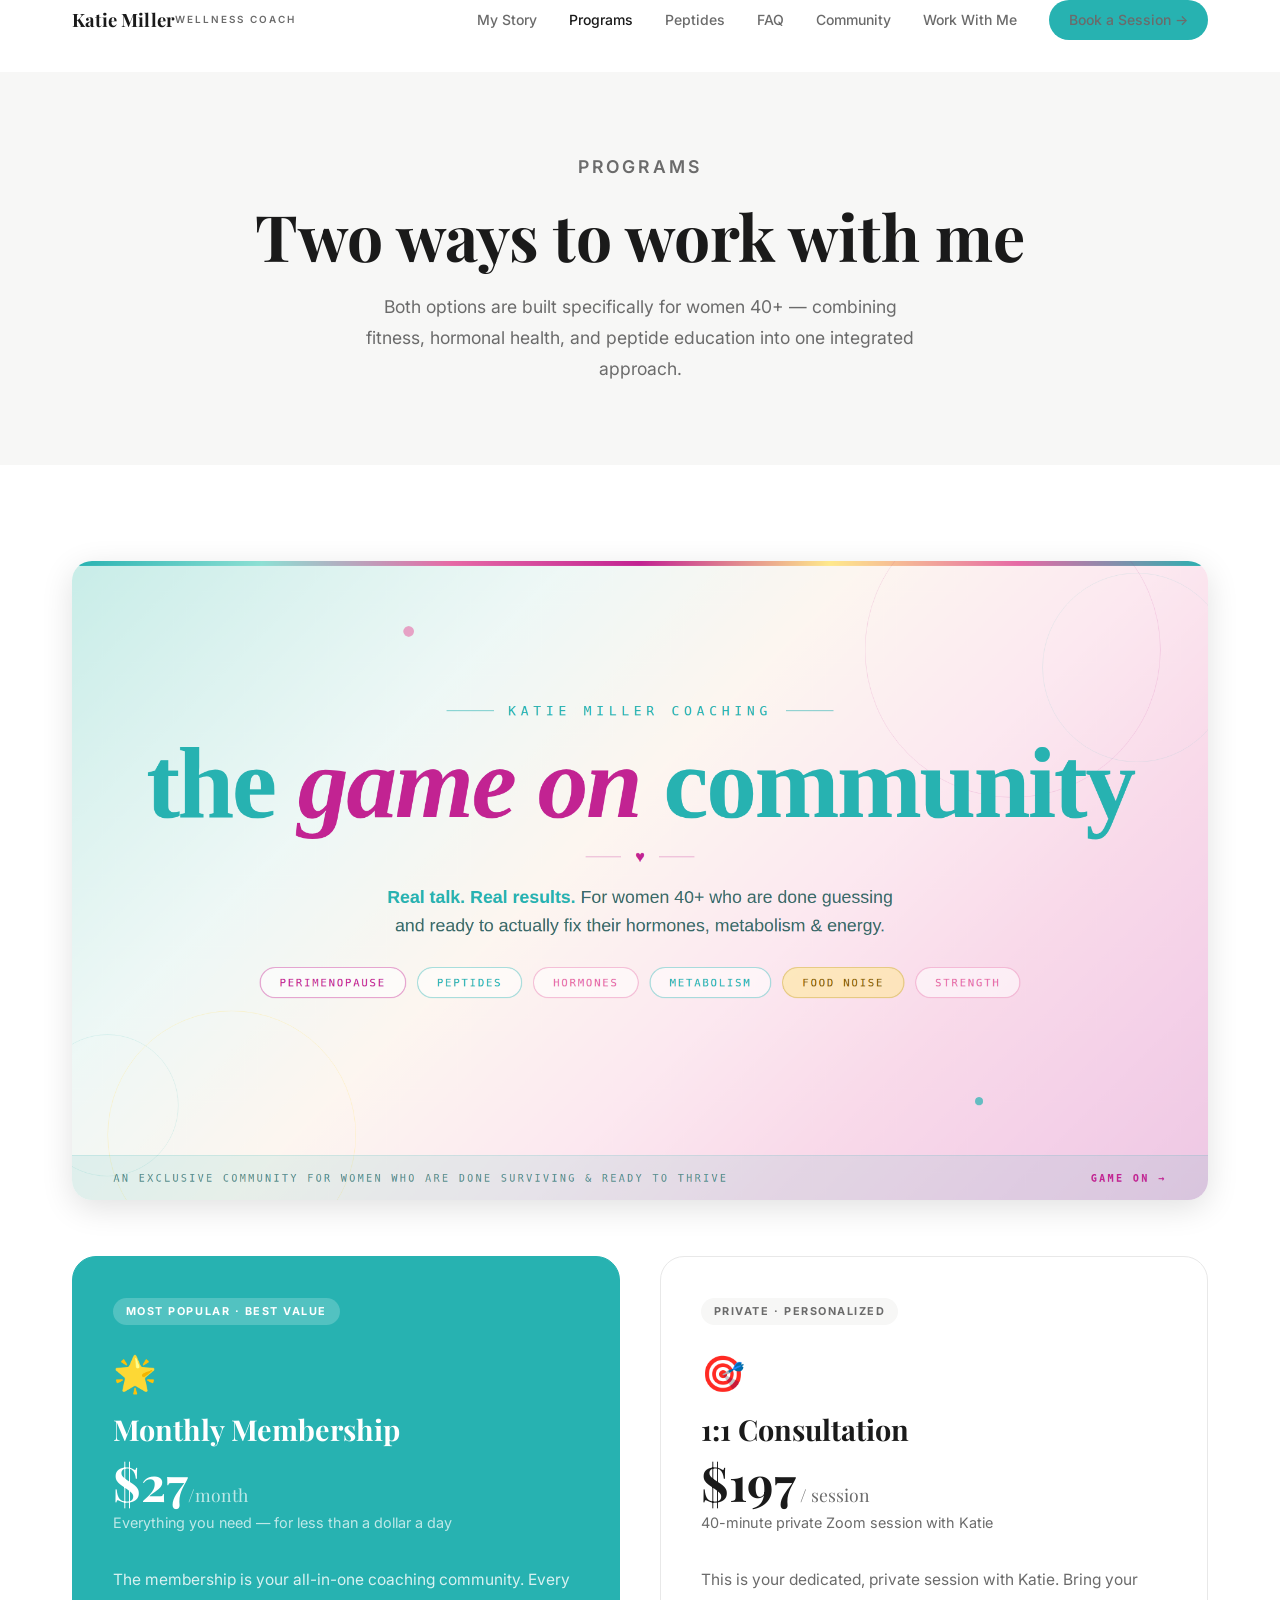
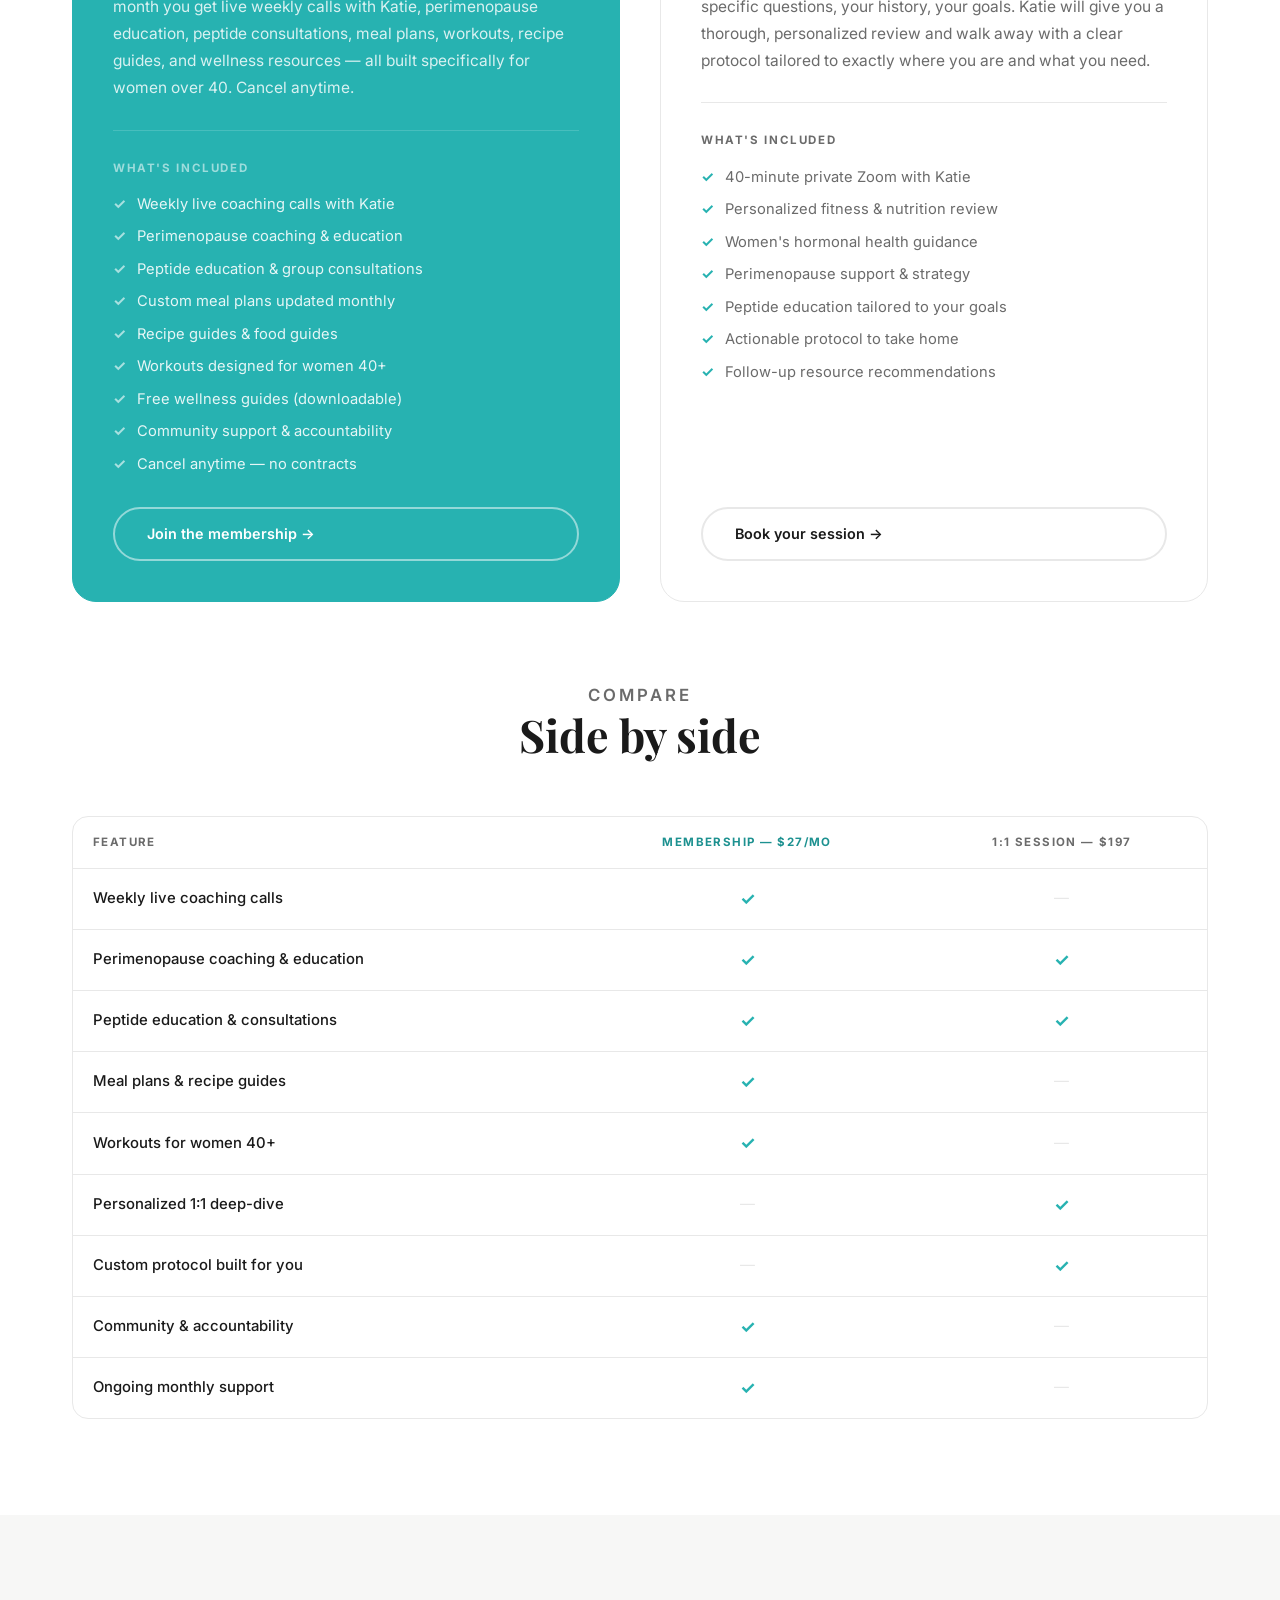
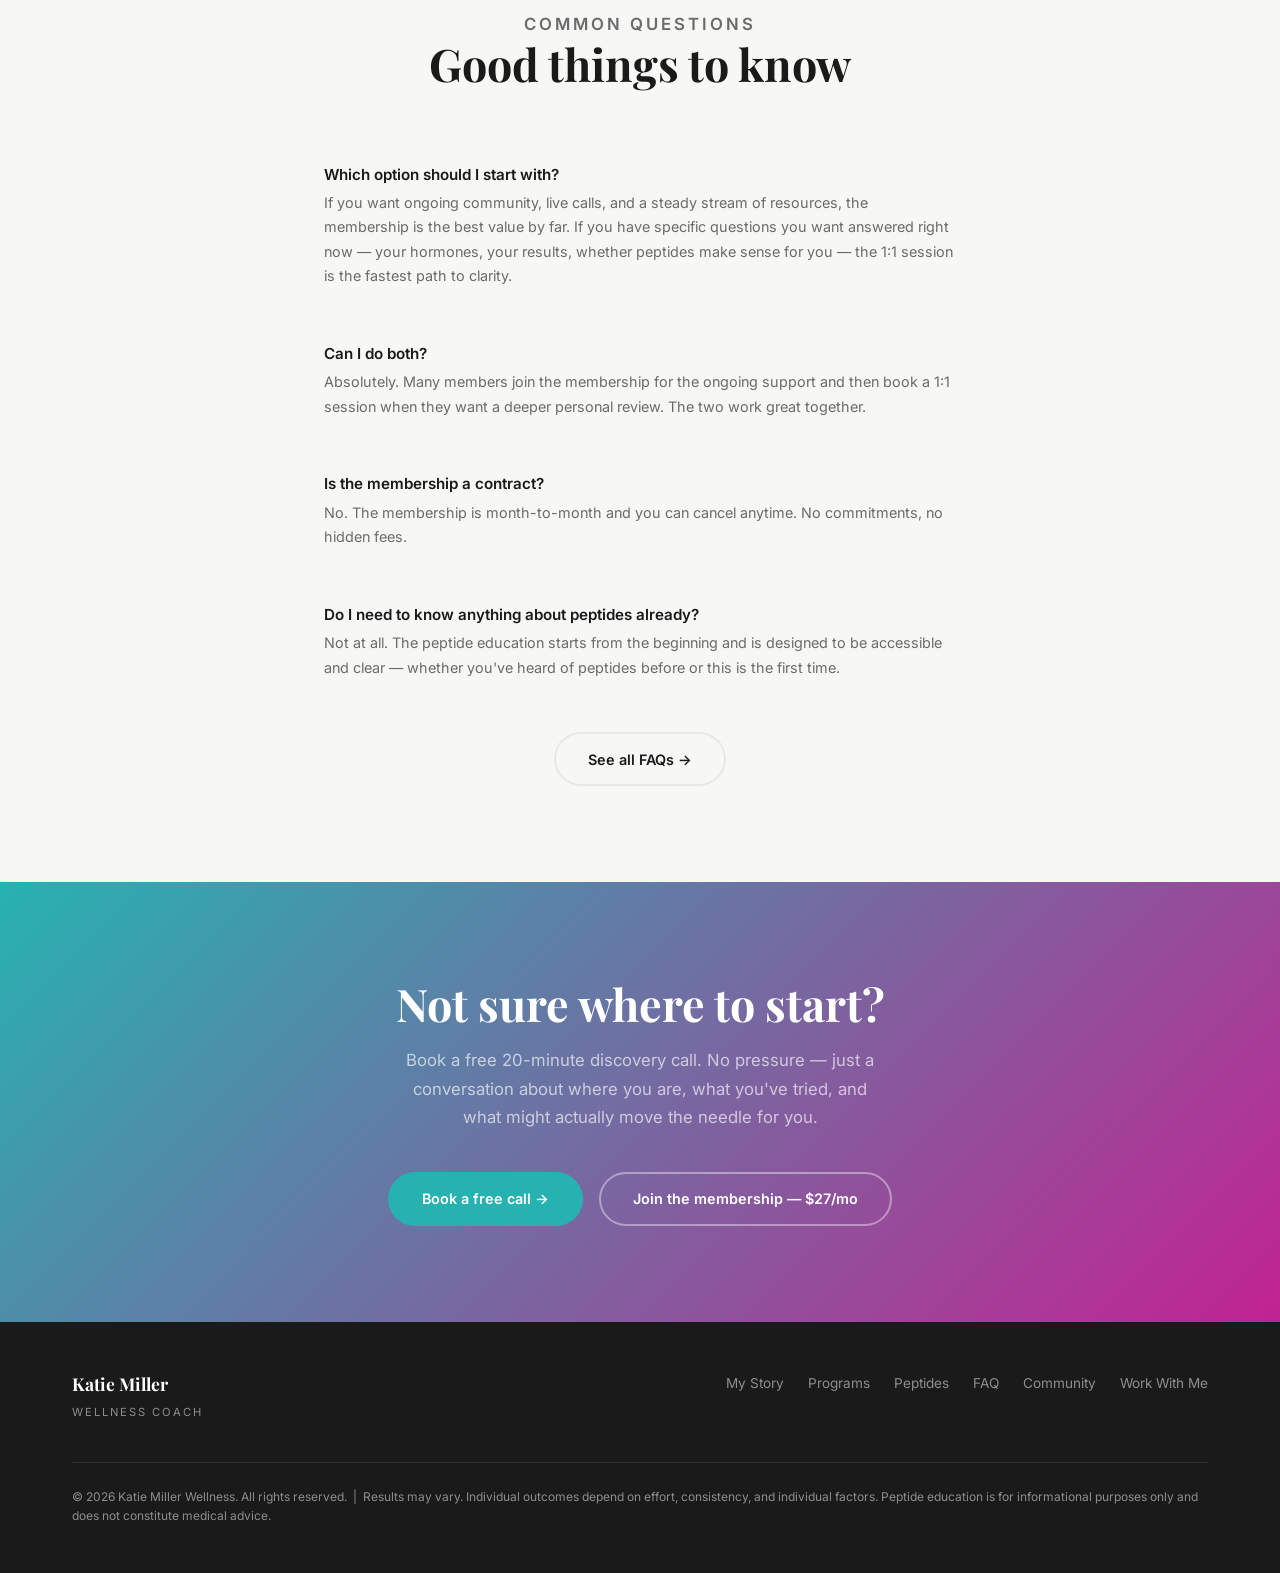
<file: programs.html>
<!DOCTYPE html>
<html lang="en">
<head>
  <meta charset="UTF-8" />
  <meta name="viewport" content="width=device-width, initial-scale=1.0" />
  <title>Programs — Katie Miller Wellness Coach</title>
  <meta name="description" content="Two ways to work with Katie Miller — a $27/month membership packed with live coaching, perimenopause guidance, peptide education, and more, or a private $197 1:1 consultation." />
  <link rel="stylesheet" href="css/style.css" />
  <style>
    /* ── PROGRAMS PAGE ─────────────────────────────── */
    .program-hero-grid {
      display: grid;
      grid-template-columns: 1fr 1fr;
      gap: 2.5rem;
      margin-bottom: 5rem;
    }

    .program-full {
      border-radius: 24px;
      overflow: hidden;
      display: flex;
      flex-direction: column;
      border: 1.5px solid var(--border);
      transition: box-shadow 0.25s, transform 0.2s;
    }
    .program-full:hover {
      box-shadow: 0 16px 48px rgba(0,0,0,0.1);
      transform: translateY(-4px);
    }

    .program-full--featured {
      border-color: var(--accent);
      background: var(--accent);
      color: #fff;
    }

    .program-full__header {
      padding: 2.5rem 2.5rem 2rem;
    }

    .program-full__badge {
      display: inline-block;
      font-size: 0.68rem;
      font-weight: 700;
      letter-spacing: 0.14em;
      text-transform: uppercase;
      padding: 0.28rem 0.8rem;
      border-radius: 100px;
      margin-bottom: 1.25rem;
    }
    .program-full--featured .program-full__badge {
      background: rgba(255,255,255,0.2);
      color: #fff;
    }
    .program-full--consult .program-full__badge {
      background: var(--bg-soft);
      color: var(--text-muted);
    }

    .program-full__icon { font-size: 2.2rem; margin-bottom: 0.75rem; }

    .program-full__name {
      font-family: 'Playfair Display', serif;
      font-size: 1.8rem;
      font-weight: 700;
      margin-bottom: 0.5rem;
    }

    .program-full__price {
      font-family: 'Playfair Display', serif;
      font-size: 3rem;
      font-weight: 700;
      line-height: 1;
      margin: 0.75rem 0 0.3rem;
    }
    .program-full__price span {
      font-size: 1.1rem;
      font-weight: 400;
    }
    .program-full--featured .program-full__price span { opacity: 0.7; }
    .program-full--consult .program-full__price span { color: var(--text-muted); }

    .program-full__tagline {
      font-size: 0.9rem;
      margin-bottom: 0;
    }
    .program-full--featured .program-full__tagline { color: rgba(255,255,255,0.7); }
    .program-full--consult .program-full__tagline { color: var(--text-muted); }

    .program-full__body {
      padding: 0 2.5rem 2.5rem;
      display: flex;
      flex-direction: column;
      flex: 1;
    }

    .program-full__desc {
      font-size: 0.97rem;
      line-height: 1.75;
      margin-bottom: 1.75rem;
    }
    .program-full--featured .program-full__desc { color: rgba(255,255,255,0.82); }
    .program-full--consult .program-full__desc { color: var(--text-muted); }

    .program-full__divider {
      height: 1px;
      margin-bottom: 1.75rem;
    }
    .program-full--featured .program-full__divider { background: rgba(255,255,255,0.15); }
    .program-full--consult .program-full__divider { background: var(--border); }

    .program-full__includes-label {
      font-size: 0.72rem;
      font-weight: 700;
      letter-spacing: 0.14em;
      text-transform: uppercase;
      margin-bottom: 1rem;
    }
    .program-full--featured .program-full__includes-label { color: rgba(255,255,255,0.55); }
    .program-full--consult .program-full__includes-label { color: var(--text-muted); }

    .program-full__features {
      list-style: none;
      display: flex;
      flex-direction: column;
      gap: 0.65rem;
      margin-bottom: 2rem;
      flex: 1;
    }
    .program-full__features li {
      font-size: 0.92rem;
      padding-left: 1.5rem;
      position: relative;
      line-height: 1.5;
    }
    .program-full__features li::before {
      content: '✓';
      position: absolute;
      left: 0;
      font-weight: 700;
    }
    .program-full--featured .program-full__features li { color: rgba(255,255,255,0.88); }
    .program-full--featured .program-full__features li::before { color: rgba(255,255,255,0.6); }
    .program-full--consult .program-full__features li { color: var(--text-muted); }
    .program-full--consult .program-full__features li::before { color: var(--accent); }

    .program-full--featured .btn--outline {
      color: #fff;
      border-color: rgba(255,255,255,0.5);
    }
    .program-full--featured .btn--outline:hover {
      border-color: #fff;
      background: rgba(255,255,255,0.12);
    }

    /* ── COMPARISON TABLE ─────────────────────────── */
    .compare-table {
      width: 100%;
      border-collapse: collapse;
      font-size: 0.93rem;
    }
    .compare-table th {
      padding: 1rem 1.25rem;
      text-align: left;
      font-size: 0.72rem;
      font-weight: 700;
      letter-spacing: 0.12em;
      text-transform: uppercase;
      color: var(--text-muted);
      border-bottom: 1px solid var(--border);
    }
    .compare-table th:not(:first-child) { text-align: center; }
    .compare-table td {
      padding: 1rem 1.25rem;
      border-bottom: 1px solid var(--border);
      vertical-align: middle;
    }
    .compare-table td:not(:first-child) { text-align: center; }
    .compare-table tr:last-child td { border-bottom: none; }
    .compare-table tr:hover td { background: var(--bg-soft); }
    .compare-table .check { color: var(--accent); font-size: 1.1rem; font-weight: 700; }
    .compare-table .dash { color: var(--border); }
    .compare-table td:first-child { font-weight: 500; color: var(--text); }
    .compare-table th:nth-child(2) { color: var(--accent-dark); }

    .compare-wrap {
      border: 1.5px solid var(--border);
      border-radius: 16px;
      overflow: hidden;
    }

    /* ── FAQ TEASER ───────────────────────────────── */
    .faq-teaser {
      max-width: 680px;
      margin: 0 auto;
      display: flex;
      flex-direction: column;
      gap: 1rem;
    }
    .faq-teaser-item {
      background: var(--bg-soft);
      border-radius: 12px;
      padding: 1.25rem 1.5rem;
    }
    .faq-teaser-item h4 {
      font-family: 'Inter', sans-serif;
      font-size: 0.95rem;
      font-weight: 600;
      margin-bottom: 0.5rem;
    }
    .faq-teaser-item p {
      font-size: 0.9rem;
      color: var(--text-muted);
      line-height: 1.7;
    }

    @media (max-width: 768px) {
      .program-hero-grid { grid-template-columns: 1fr; }
      .compare-table th:nth-child(3),
      .compare-table td:nth-child(3) { display: none; }
    }
  </style>
</head>
<body>

  <!-- ===== NAVIGATION ===== -->
  <nav class="nav">
    <div class="container">
      <div class="nav__inner">
        <a href="index.html" class="nav__logo">
          <span class="nav__logo-name">Katie Miller</span>
          <span class="nav__logo-sub">Wellness Coach</span>
        </a>
        <ul class="nav__links">
          <li><a href="my-story.html">My Story</a></li>
          <li><a href="programs.html">Programs</a></li>
          <li><a href="https://katiemillercoaching.com/peptide-101" target="_blank" rel="noopener">Peptides</a></li>
          <li><a href="faq.html">FAQ</a></li>
          <li><a href="https://www.skool.com/the-game-on-community" target="_blank" rel="noopener">Community</a></li>
          <li><a href="contact.html">Work With Me</a></li>
          <li><a href="contact.html" class="btn-nav">Book a Session →</a></li>
        </ul>
        <button class="nav__hamburger" aria-label="Toggle menu">
          <span></span><span></span><span></span>
        </button>
      </div>
    </div>
  </nav>
  <nav class="nav__drawer">
    <a href="my-story.html">My Story</a>
    <a href="programs.html">Programs</a>
    <a href="https://katiemillercoaching.com/peptide-101" target="_blank" rel="noopener">Peptides</a>
    <a href="faq.html">FAQ</a>
    <a href="https://www.skool.com/the-game-on-community" target="_blank" rel="noopener">Community</a>
    <a href="contact.html">Work With Me</a>
    <a href="contact.html" class="btn btn--primary" style="margin-top:0.5rem;">Book a Session →</a>
  </nav>

  <!-- ===== PAGE HERO ===== -->
  <section class="page-hero">
    <div class="container">
      <p class="eyebrow">Programs</p>
      <h1>Two ways to work with me</h1>
      <p>Both options are built specifically for women 40+ — combining fitness, hormonal health, and peptide education into one integrated approach.</p>
    </div>
  </section>

  <!-- ===== PROGRAMS GRID ===== -->
  <section class="section">
    <div class="container">

      <!-- Skool community banner -->
      <a href="https://www.skool.com/the-game-on-community" target="_blank" rel="noopener" style="display:block;margin-bottom:3.5rem;border-radius:20px;overflow:hidden;box-shadow:0 8px 32px rgba(0,0,0,0.12);">
        <img src="images/skool-banner.png" alt="The Game On Community — Katie Miller Coaching" style="width:100%;display:block;">
      </a>

      <div class="program-hero-grid" id="membership">

        <!-- MEMBERSHIP -->
        <div class="program-full program-full--featured">
          <div class="program-full__header">
            <span class="program-full__badge">Most popular · Best value</span>
            <div class="program-full__icon">🌟</div>
            <h2 class="program-full__name">Monthly Membership</h2>
            <div class="program-full__price">$27<span>/month</span></div>
            <p class="program-full__tagline">Everything you need — for less than a dollar a day</p>
          </div>
          <div class="program-full__body">
            <p class="program-full__desc">
              The membership is your all-in-one coaching community. Every month you get live weekly calls with Katie, perimenopause education, peptide consultations, meal plans, workouts, recipe guides, and wellness resources — all built specifically for women over 40. Cancel anytime.
            </p>
            <div class="program-full__divider"></div>
            <p class="program-full__includes-label">What's included</p>
            <ul class="program-full__features">
              <li>Weekly live coaching calls with Katie</li>
              <li>Perimenopause coaching &amp; education</li>
              <li>Peptide education &amp; group consultations</li>
              <li>Custom meal plans updated monthly</li>
              <li>Recipe guides &amp; food guides</li>
              <li>Workouts designed for women 40+</li>
              <li>Free wellness guides (downloadable)</li>
              <li>Community support &amp; accountability</li>
              <li>Cancel anytime — no contracts</li>
            </ul>
            <a href="https://buy.stripe.com/00wbIVf8x89642Z5EM5c400" target="_blank" rel="noopener" class="btn btn--outline">Join the membership →</a>
          </div>
        </div>

        <!-- 1:1 CONSULTATION -->
        <div class="program-full program-full--consult">
          <div class="program-full__header">
            <span class="program-full__badge">Private · Personalized</span>
            <div class="program-full__icon">🎯</div>
            <h2 class="program-full__name">1:1 Consultation</h2>
            <div class="program-full__price">$197<span> / session</span></div>
            <p class="program-full__tagline">40-minute private Zoom session with Katie</p>
          </div>
          <div class="program-full__body">
            <p class="program-full__desc">
              This is your dedicated, private session with Katie. Bring your specific questions, your history, your goals. Katie will give you a thorough, personalized review and walk away with a clear protocol tailored to exactly where you are and what you need.
            </p>
            <div class="program-full__divider"></div>
            <p class="program-full__includes-label">What's included</p>
            <ul class="program-full__features">
              <li>40-minute private Zoom with Katie</li>
              <li>Personalized fitness &amp; nutrition review</li>
              <li>Women's hormonal health guidance</li>
              <li>Perimenopause support &amp; strategy</li>
              <li>Peptide education tailored to your goals</li>
              <li>Actionable protocol to take home</li>
              <li>Follow-up resource recommendations</li>
            </ul>
            <a href="contact.html" class="btn btn--outline">Book your session →</a>
          </div>
        </div>

      </div>

      <!-- COMPARISON TABLE -->
      <div class="section__header">
        <p class="eyebrow">Compare</p>
        <h2>Side by side</h2>
      </div>
      <div class="compare-wrap">
        <table class="compare-table">
          <thead>
            <tr>
              <th>Feature</th>
              <th>Membership — $27/mo</th>
              <th>1:1 Session — $197</th>
            </tr>
          </thead>
          <tbody>
            <tr>
              <td>Weekly live coaching calls</td>
              <td><span class="check">✓</span></td>
              <td><span class="dash">—</span></td>
            </tr>
            <tr>
              <td>Perimenopause coaching &amp; education</td>
              <td><span class="check">✓</span></td>
              <td><span class="check">✓</span></td>
            </tr>
            <tr>
              <td>Peptide education &amp; consultations</td>
              <td><span class="check">✓</span></td>
              <td><span class="check">✓</span></td>
            </tr>
            <tr>
              <td>Meal plans &amp; recipe guides</td>
              <td><span class="check">✓</span></td>
              <td><span class="dash">—</span></td>
            </tr>
            <tr>
              <td>Workouts for women 40+</td>
              <td><span class="check">✓</span></td>
              <td><span class="dash">—</span></td>
            </tr>
            <tr>
              <td>Personalized 1:1 deep-dive</td>
              <td><span class="dash">—</span></td>
              <td><span class="check">✓</span></td>
            </tr>
            <tr>
              <td>Custom protocol built for you</td>
              <td><span class="dash">—</span></td>
              <td><span class="check">✓</span></td>
            </tr>
            <tr>
              <td>Community &amp; accountability</td>
              <td><span class="check">✓</span></td>
              <td><span class="dash">—</span></td>
            </tr>
            <tr>
              <td>Ongoing monthly support</td>
              <td><span class="check">✓</span></td>
              <td><span class="dash">—</span></td>
            </tr>
          </tbody>
        </table>
      </div>
    </div>
  </section>

  <!-- ===== QUICK FAQ ===== -->
  <section class="section section--soft">
    <div class="container">
      <div class="section__header">
        <p class="eyebrow">Common questions</p>
        <h2>Good things to know</h2>
      </div>
      <div class="faq-teaser">
        <div class="faq-teaser-item">
          <h4>Which option should I start with?</h4>
          <p>If you want ongoing community, live calls, and a steady stream of resources, the membership is the best value by far. If you have specific questions you want answered right now — your hormones, your results, whether peptides make sense for you — the 1:1 session is the fastest path to clarity.</p>
        </div>
        <div class="faq-teaser-item">
          <h4>Can I do both?</h4>
          <p>Absolutely. Many members join the membership for the ongoing support and then book a 1:1 session when they want a deeper personal review. The two work great together.</p>
        </div>
        <div class="faq-teaser-item">
          <h4>Is the membership a contract?</h4>
          <p>No. The membership is month-to-month and you can cancel anytime. No commitments, no hidden fees.</p>
        </div>
        <div class="faq-teaser-item">
          <h4>Do I need to know anything about peptides already?</h4>
          <p>Not at all. The peptide education starts from the beginning and is designed to be accessible and clear — whether you've heard of peptides before or this is the first time.</p>
        </div>
      </div>
      <div style="text-align:center; margin-top:2rem;">
        <a href="faq.html" class="btn btn--outline">See all FAQs →</a>
      </div>
    </div>
  </section>

  <!-- ===== CTA BANNER ===== -->
  <section class="cta-banner">
    <div class="container">
      <h2>Not sure where to start?</h2>
      <p>Book a free 20-minute discovery call. No pressure — just a conversation about where you are, what you've tried, and what might actually move the needle for you.</p>
      <div class="btn-group" style="justify-content:center;">
        <a href="contact.html" class="btn btn--primary">Book a free call →</a>
        <a href="https://buy.stripe.com/00wbIVf8x89642Z5EM5c400" target="_blank" rel="noopener" class="btn btn--outline-white">Join the membership — $27/mo</a>
      </div>
    </div>
  </section>

  <!-- ===== FOOTER ===== -->
  <footer class="footer">
    <div class="container">
      <div class="footer__inner">
        <div>
          <div class="footer__brand-name">Katie Miller</div>
          <div class="footer__brand-sub">Wellness Coach</div>
        </div>
        <ul class="footer__links">
          <li><a href="my-story.html">My Story</a></li>
          <li><a href="programs.html">Programs</a></li>
          <li><a href="https://katiemillercoaching.com/peptide-101" target="_blank" rel="noopener">Peptides</a></li>
          <li><a href="faq.html">FAQ</a></li>
          <li><a href="https://www.skool.com/the-game-on-community" target="_blank" rel="noopener">Community</a></li>
          <li><a href="contact.html">Work With Me</a></li>
        </ul>
      </div>
      <div class="footer__bottom">
        © 2026 Katie Miller Wellness. All rights reserved. &nbsp;|&nbsp; Results may vary. Individual outcomes depend on effort, consistency, and individual factors. Peptide education is for informational purposes only and does not constitute medical advice.
      </div>
    </div>
  </footer>

  <script src="js/main.js"></script>
</body>
</html>
</file>
<file: css/style.css>
/* ============================================================
   DESIGN SYSTEM
   ============================================================ */
@import url('https://fonts.googleapis.com/css2?family=Playfair+Display:ital,wght@0,400;0,600;0,700;1,400;1,600&family=Inter:wght@300;400;500;600&display=swap');

:root {
  --bg: #ffffff;
  --bg-soft: #f7f7f6;
  --bg-dark: #1a1a1a;
  --text: #1a1a1a;
  --text-muted: #6b6b6b;
  --accent: #27b2b1;
  --accent-dark: #1d9190;
  --accent-light: #e0f7f6;
  --accent2: #e66aa6;
  --accent2-dark: #c22392;
  --border: #e8e8e8;
  --max-w: 1200px;
  --nav-h: 72px;
}

/* ============================================================
   RESET & BASE
   ============================================================ */
*, *::before, *::after { box-sizing: border-box; margin: 0; padding: 0; }

html { scroll-behavior: smooth; font-size: 16px; }

body {
  font-family: 'Inter', sans-serif;
  color: var(--text);
  background: var(--bg);
  line-height: 1.6;
  -webkit-font-smoothing: antialiased;
}

img { max-width: 100%; display: block; }
a { color: inherit; text-decoration: none; }
ul { list-style: none; }

/* ============================================================
   TYPOGRAPHY
   ============================================================ */
h1, h2, h3, h4 {
  font-family: 'Playfair Display', serif;
  line-height: 1.15;
  font-weight: 700;
}

h1 { font-size: clamp(2.4rem, 5vw, 4rem); }
h2 { font-size: clamp(1.8rem, 3.5vw, 2.8rem); }
h3 { font-size: clamp(1.2rem, 2vw, 1.6rem); }

.eyebrow {
  font-family: 'Inter', sans-serif;
  font-size: 0.72rem;
  font-weight: 600;
  letter-spacing: 0.18em;
  text-transform: uppercase;
  color: var(--text-muted);
}

/* ============================================================
   LAYOUT HELPERS
   ============================================================ */
.container {
  width: 100%;
  max-width: var(--max-w);
  margin: 0 auto;
  padding: 0 2rem;
}

.section { padding: 6rem 0; }
.section--soft { background: var(--bg-soft); }
.section--dark { background: var(--bg-dark); color: #fff; }

.two-col {
  display: grid;
  grid-template-columns: 1fr 1fr;
  gap: 4rem;
  align-items: center;
}

.three-col {
  display: grid;
  grid-template-columns: repeat(3, 1fr);
  gap: 2rem;
}

/* ============================================================
   NAVIGATION
   ============================================================ */
.nav {
  position: fixed;
  top: 0; left: 0; right: 0;
  z-index: 100;
  height: var(--nav-h);
  background: rgba(255,255,255,0.95);
  backdrop-filter: blur(8px);
  border-bottom: 1px solid transparent;
  transition: border-color 0.3s, box-shadow 0.3s;
}

.nav.scrolled {
  border-color: var(--border);
  box-shadow: 0 1px 12px rgba(0,0,0,0.06);
}

.nav__inner {
  display: flex;
  align-items: center;
  justify-content: space-between;
  height: 100%;
}

.nav__logo {
  display: flex;
  align-items: center;
}

.nav__logo-img {
  height: 46px;
  width: auto;
  mix-blend-mode: multiply;
}

.nav__logo-name {
  font-family: 'Playfair Display', serif;
  font-size: 1.15rem;
  font-weight: 700;
  letter-spacing: 0.01em;
}

.nav__logo-sub {
  font-size: 0.62rem;
  font-weight: 600;
  letter-spacing: 0.2em;
  text-transform: uppercase;
  color: var(--text-muted);
}

.nav__links {
  display: flex;
  align-items: center;
  gap: 2rem;
}

.nav__links a {
  font-size: 0.875rem;
  font-weight: 500;
  color: var(--text-muted);
  transition: color 0.2s;
}

.nav__links a:hover { color: var(--text); }

.nav__links a.active { color: var(--text); }

.btn-nav {
  display: inline-flex;
  align-items: center;
  gap: 0.4rem;
  padding: 0.55rem 1.25rem;
  background: var(--accent);
  color: #fff;
  border-radius: 100px;
  font-size: 0.85rem;
  font-weight: 600;
  transition: background 0.2s, transform 0.15s;
}

.btn-nav:hover {
  background: var(--accent-dark);
  transform: translateY(-1px);
}

/* Hamburger */
.nav__hamburger {
  display: none;
  flex-direction: column;
  gap: 5px;
  cursor: pointer;
  padding: 4px;
  background: none;
  border: none;
}

.nav__hamburger span {
  display: block;
  width: 24px;
  height: 2px;
  background: var(--text);
  border-radius: 2px;
  transition: transform 0.3s, opacity 0.3s;
}

.nav__hamburger.open span:nth-child(1) { transform: translateY(7px) rotate(45deg); }
.nav__hamburger.open span:nth-child(2) { opacity: 0; }
.nav__hamburger.open span:nth-child(3) { transform: translateY(-7px) rotate(-45deg); }

/* Mobile drawer */
.nav__drawer {
  display: none;
  position: fixed;
  top: var(--nav-h);
  left: 0; right: 0;
  background: #fff;
  border-bottom: 1px solid var(--border);
  padding: 1.5rem 2rem 2rem;
  flex-direction: column;
  gap: 1.25rem;
  z-index: 99;
}

.nav__drawer.open { display: flex; }

.nav__drawer a {
  font-size: 1rem;
  font-weight: 500;
  color: var(--text);
  padding-bottom: 0.75rem;
  border-bottom: 1px solid var(--border);
}

/* ============================================================
   BUTTONS
   ============================================================ */
.btn {
  display: inline-flex;
  align-items: center;
  gap: 0.4rem;
  padding: 0.85rem 2rem;
  border-radius: 100px;
  font-family: 'Inter', sans-serif;
  font-size: 0.9rem;
  font-weight: 600;
  cursor: pointer;
  transition: all 0.2s;
  border: 2px solid transparent;
}

.btn--primary {
  background: var(--accent);
  color: #fff;
  border-color: var(--accent);
}

.btn--primary:hover {
  background: var(--accent-dark);
  border-color: var(--accent-dark);
  transform: translateY(-2px);
  box-shadow: 0 6px 20px rgba(39,178,177,0.35);
}

.btn--outline {
  background: transparent;
  color: var(--text);
  border-color: var(--border);
}

.btn--outline:hover {
  border-color: var(--text);
  transform: translateY(-2px);
}

.btn--outline-white {
  background: transparent;
  color: #fff;
  border-color: rgba(255,255,255,0.4);
}

.btn--outline-white:hover {
  border-color: #fff;
  background: rgba(255,255,255,0.08);
}

.btn-group {
  display: flex;
  gap: 1rem;
  flex-wrap: wrap;
  align-items: center;
}

/* ============================================================
   HERO
   ============================================================ */
.hero {
  min-height: 100vh;
  padding-top: var(--nav-h);
  display: flex;
  align-items: center;
}

.hero__inner {
  display: grid;
  grid-template-columns: 1fr 1fr;
  gap: 4rem;
  align-items: center;
  padding: 5rem 0;
}

.hero__tag {
  margin-bottom: 1.25rem;
}

.hero__headline {
  font-size: clamp(3rem, 6.5vw, 5.2rem);
  line-height: 1.08;
  margin-bottom: 1.5rem;
}

.hero__headline em {
  font-style: italic;
  color: var(--accent2-dark);
}

.hero__sub {
  font-size: 1.05rem;
  color: var(--text-muted);
  line-height: 1.75;
  margin-bottom: 2.5rem;
  max-width: 480px;
}

/* Hero image / media block */
.hero__media {
  position: relative;
}

.hero__img-wrap {
  border-radius: 20px;
  overflow: hidden;
  background: var(--accent-light);
  aspect-ratio: 4/5;
  display: flex;
  align-items: center;
  justify-content: center;
}

.hero__img-wrap img {
  width: 100%;
  height: 100%;
  object-fit: cover;
}

.hero__img-placeholder {
  width: 100%;
  height: 100%;
  background: linear-gradient(135deg, var(--accent-light) 0%, #b2e8e7 100%);
  display: flex;
  flex-direction: column;
  align-items: center;
  justify-content: center;
  gap: 0.5rem;
  color: var(--accent-dark);
  font-size: 0.85rem;
  font-weight: 500;
  aspect-ratio: 4/5;
}

/* Floating stat badges */
.hero__badge {
  position: absolute;
  background: #fff;
  border-radius: 14px;
  padding: 0.7rem 1.1rem;
  box-shadow: 0 8px 30px rgba(0,0,0,0.12);
  display: flex;
  flex-direction: column;
  line-height: 1.2;
  white-space: nowrap;
}

.hero__badge--tl {
  top: -1rem;
  left: -1.5rem;
}

.hero__badge--br {
  bottom: -1rem;
  right: -1.5rem;
}

.hero__badge-value {
  font-family: 'Playfair Display', serif;
  font-size: 1.6rem;
  font-weight: 700;
  color: var(--text);
}

.hero__badge-label {
  font-size: 0.68rem;
  font-weight: 600;
  letter-spacing: 0.1em;
  text-transform: uppercase;
  color: var(--text-muted);
}

.hero__badge-sub {
  font-size: 0.72rem;
  color: var(--accent-dark);
  font-weight: 600;
}

/* ============================================================
   STATS / PROOF STRIP
   ============================================================ */
.stats { border-top: 1px solid var(--border); border-bottom: 1px solid var(--border); }

.stats__grid {
  display: grid;
  grid-template-columns: repeat(3, 1fr);
  divide-x: 1px solid var(--border);
}

.stat-item {
  padding: 2.5rem 2rem;
  text-align: center;
  border-right: 1px solid var(--border);
}

.stat-item:last-child { border-right: none; }

.stat-item__value {
  font-family: 'Playfair Display', serif;
  font-size: 2.8rem;
  font-weight: 700;
  color: var(--text);
  line-height: 1;
  margin-bottom: 0.4rem;
}

.stat-item__label {
  font-size: 0.8rem;
  font-weight: 500;
  color: var(--text-muted);
  text-transform: uppercase;
  letter-spacing: 0.1em;
}

/* ============================================================
   STORY TEASER
   ============================================================ */
.story-img {
  border-radius: 16px;
  overflow: hidden;
  background: var(--accent-light);
}

.story-img__placeholder {
  aspect-ratio: 4/5;
  background: linear-gradient(160deg, #b2e8e7 0%, var(--accent-light) 100%);
  display: flex;
  align-items: center;
  justify-content: center;
  color: var(--accent-dark);
  font-size: 0.85rem;
  font-weight: 500;
}

.story-text { display: flex; flex-direction: column; gap: 1.25rem; }

.story-text h2 { margin-bottom: 0.25rem; }

.story-text p { color: var(--text-muted); font-size: 1.05rem; line-height: 1.8; }

/* ============================================================
   PROGRAM CARDS
   ============================================================ */
.section__header {
  text-align: center;
  margin-bottom: 3.5rem;
}

.section__header h2 { margin-bottom: 0.75rem; }
.section__header p { color: var(--text-muted); font-size: 1.05rem; max-width: 520px; margin: 0 auto; }

.card {
  background: var(--bg);
  border: 1px solid var(--border);
  border-radius: 16px;
  padding: 2rem;
  display: flex;
  flex-direction: column;
  gap: 1rem;
  transition: box-shadow 0.2s, transform 0.2s;
}

.card:hover {
  box-shadow: 0 10px 36px rgba(0,0,0,0.08);
  transform: translateY(-3px);
}

.card--featured {
  background: var(--accent);
  border-color: var(--accent);
  color: #fff;
}

.card--featured .card__meta,
.card--featured .card__desc { color: rgba(255,255,255,0.8); }

.card__icon {
  width: 44px;
  height: 44px;
  border-radius: 12px;
  background: var(--accent-light);
  display: flex;
  align-items: center;
  justify-content: center;
  font-size: 1.3rem;
}

.card--featured .card__icon { background: rgba(255,255,255,0.2); }

.card__title {
  font-family: 'Playfair Display', serif;
  font-size: 1.3rem;
  font-weight: 700;
}

.card__meta {
  font-size: 0.8rem;
  font-weight: 600;
  letter-spacing: 0.1em;
  text-transform: uppercase;
  color: var(--text-muted);
}

.card__desc {
  color: var(--text-muted);
  font-size: 0.95rem;
  line-height: 1.7;
  flex: 1;
}

.card .btn { margin-top: auto; align-self: flex-start; }

.card--featured .btn--outline {
  color: #fff;
  border-color: rgba(255,255,255,0.5);
}

.card--featured .btn--outline:hover {
  border-color: #fff;
  background: rgba(255,255,255,0.1);
}

/* ============================================================
   TESTIMONIALS
   ============================================================ */
.testimonials { }

.testimonial-grid {
  display: grid;
  grid-template-columns: repeat(3, 1fr);
  gap: 1.5rem;
}

.testimonial {
  background: var(--bg);
  border: 1px solid var(--border);
  border-radius: 16px;
  padding: 1.75rem;
  display: flex;
  flex-direction: column;
  gap: 1rem;
}

.testimonial__stars {
  color: var(--accent);
  font-size: 0.9rem;
  letter-spacing: 0.1em;
}

.testimonial__quote {
  font-family: 'Playfair Display', serif;
  font-size: 1rem;
  line-height: 1.65;
  color: var(--text);
  flex: 1;
}

.testimonial__author {
  display: flex;
  align-items: center;
  gap: 0.75rem;
}

.testimonial__avatar {
  width: 40px;
  height: 40px;
  border-radius: 50%;
  background: var(--accent-light);
  display: flex;
  align-items: center;
  justify-content: center;
  font-weight: 700;
  font-size: 0.85rem;
  color: var(--accent-dark);
  flex-shrink: 0;
}

.testimonial__name { font-weight: 600; font-size: 0.9rem; }
.testimonial__detail { font-size: 0.8rem; color: var(--text-muted); }

/* ============================================================
   CTA BANNER
   ============================================================ */
.cta-banner {
  background: linear-gradient(135deg, var(--accent) 0%, var(--accent2-dark) 100%);
  color: #fff;
  text-align: center;
  padding: 6rem 0;
}

.cta-banner h2 {
  margin-bottom: 1rem;
  color: #fff;
}

.cta-banner p {
  color: rgba(255,255,255,0.65);
  font-size: 1.05rem;
  max-width: 480px;
  margin: 0 auto 2.5rem;
  line-height: 1.7;
}

/* ============================================================
   PAGE HERO (inner pages)
   ============================================================ */
.page-hero {
  padding: calc(var(--nav-h) + 5rem) 0 5rem;
  text-align: center;
  background: var(--bg-soft);
}

.page-hero .eyebrow { margin-bottom: 1rem; }
.page-hero h1 { margin-bottom: 1.25rem; }
.page-hero p {
  font-size: 1.1rem;
  color: var(--text-muted);
  max-width: 560px;
  margin: 0 auto;
  line-height: 1.75;
}

/* ============================================================
   MY STORY PAGE
   ============================================================ */
.story-section { max-width: 720px; margin: 0 auto; }

.story-section p {
  font-size: 1.05rem;
  color: var(--text-muted);
  line-height: 1.85;
  margin-bottom: 1.5rem;
}

.story-section h3 {
  margin: 2.5rem 0 1rem;
  color: var(--text);
}

.pull-quote {
  border-left: 3px solid var(--accent);
  padding: 1.5rem 2rem;
  margin: 2.5rem 0;
  background: var(--accent-light);
  border-radius: 0 12px 12px 0;
}

.pull-quote p {
  font-family: 'Playfair Display', serif;
  font-size: 1.25rem;
  font-style: italic;
  color: var(--text) !important;
  line-height: 1.6;
  margin: 0 !important;
}

/* ============================================================
   FAQ PAGE
   ============================================================ */
.faq-list {
  max-width: 720px;
  margin: 0 auto;
  display: flex;
  flex-direction: column;
  gap: 0;
}

.faq-item {
  border-bottom: 1px solid var(--border);
}

.faq-item:first-child { border-top: 1px solid var(--border); }

.faq-question {
  width: 100%;
  background: none;
  border: none;
  padding: 1.4rem 0;
  display: flex;
  justify-content: space-between;
  align-items: center;
  cursor: pointer;
  text-align: left;
  font-family: 'Inter', sans-serif;
  font-size: 1rem;
  font-weight: 600;
  color: var(--text);
  gap: 1rem;
  transition: color 0.2s;
}

.faq-question:hover { color: var(--accent-dark); }

.faq-chevron {
  width: 20px;
  height: 20px;
  flex-shrink: 0;
  border-radius: 50%;
  border: 1.5px solid var(--border);
  display: flex;
  align-items: center;
  justify-content: center;
  font-size: 0.7rem;
  transition: transform 0.3s, border-color 0.2s;
  color: var(--text-muted);
}

.faq-item.open .faq-chevron {
  transform: rotate(180deg);
  border-color: var(--accent);
  color: var(--accent);
}

.faq-answer {
  max-height: 0;
  overflow: hidden;
  transition: max-height 0.35s ease;
}

.faq-answer-inner {
  padding-bottom: 1.4rem;
  color: var(--text-muted);
  font-size: 0.97rem;
  line-height: 1.8;
}

.faq-item.open .faq-answer { max-height: 400px; }

/* ============================================================
   CONTACT PAGE
   ============================================================ */
.contact-grid {
  display: grid;
  grid-template-columns: 1fr 1.6fr;
  gap: 5rem;
  align-items: start;
}

.contact-info h2 { margin-bottom: 1rem; }
.contact-info p { color: var(--text-muted); line-height: 1.8; font-size: 1rem; margin-bottom: 1.5rem; }

.contact-detail {
  display: flex;
  flex-direction: column;
  gap: 0.75rem;
  margin-top: 2rem;
}

.contact-detail-item {
  display: flex;
  align-items: center;
  gap: 0.75rem;
  font-size: 0.9rem;
  color: var(--text-muted);
}

.contact-detail-item span:first-child {
  width: 36px;
  height: 36px;
  border-radius: 10px;
  background: var(--accent-light);
  display: flex;
  align-items: center;
  justify-content: center;
  flex-shrink: 0;
  font-size: 1rem;
}

/* Form */
.form { display: flex; flex-direction: column; gap: 1.25rem; }

.form-group { display: flex; flex-direction: column; gap: 0.4rem; }

.form-group label {
  font-size: 0.85rem;
  font-weight: 600;
  color: var(--text);
}

.form-group input,
.form-group select,
.form-group textarea {
  width: 100%;
  padding: 0.85rem 1rem;
  border: 1.5px solid var(--border);
  border-radius: 10px;
  font-family: 'Inter', sans-serif;
  font-size: 0.95rem;
  color: var(--text);
  background: var(--bg);
  transition: border-color 0.2s, box-shadow 0.2s;
  outline: none;
}

.form-group input:focus,
.form-group select:focus,
.form-group textarea:focus {
  border-color: var(--accent);
  box-shadow: 0 0 0 3px rgba(39,178,177,0.15);
}

.form-group textarea { resize: vertical; min-height: 140px; }

.form-row {
  display: grid;
  grid-template-columns: 1fr 1fr;
  gap: 1.25rem;
}

/* ============================================================
   FOOTER
   ============================================================ */
.footer {
  background: var(--bg-dark);
  color: rgba(255,255,255,0.5);
  padding: 3rem 0;
}

.footer__inner {
  display: flex;
  justify-content: space-between;
  align-items: start;
  gap: 2rem;
  flex-wrap: wrap;
  margin-bottom: 2.5rem;
}

.footer__brand-name {
  font-family: 'Playfair Display', serif;
  font-size: 1.1rem;
  font-weight: 700;
  color: #fff;
  margin-bottom: 0.35rem;
}

.footer__brand-sub {
  font-size: 0.7rem;
  letter-spacing: 0.18em;
  text-transform: uppercase;
}

.footer__links {
  display: flex;
  gap: 1.5rem;
  flex-wrap: wrap;
}

.footer__links a {
  font-size: 0.85rem;
  color: rgba(255,255,255,0.5);
  transition: color 0.2s;
}

.footer__links a:hover { color: #fff; }

.footer__bottom {
  border-top: 1px solid rgba(255,255,255,0.1);
  padding-top: 1.5rem;
  font-size: 0.75rem;
  line-height: 1.6;
}

/* ============================================================
   RESPONSIVE
   ============================================================ */
@media (max-width: 900px) {
  .three-col { grid-template-columns: 1fr 1fr; }
  .testimonial-grid { grid-template-columns: 1fr 1fr; }
  .contact-grid { grid-template-columns: 1fr; gap: 3rem; }
}

@media (max-width: 768px) {
  .nav__links { display: none; }
  .nav__hamburger { display: flex; }

  .hero__inner { grid-template-columns: 1fr; gap: 3rem; }
  .hero__media { order: -1; }
  .hero__badge--tl { top: -0.5rem; left: -0.5rem; }
  .hero__badge--br { bottom: -0.5rem; right: -0.5rem; }

  .two-col { grid-template-columns: 1fr; gap: 2.5rem; }
  .three-col { grid-template-columns: 1fr; }
  .testimonial-grid { grid-template-columns: 1fr; }

  .stats__grid { grid-template-columns: 1fr; }
  .stat-item { border-right: none; border-bottom: 1px solid var(--border); }
  .stat-item:last-child { border-bottom: none; }

  .form-row { grid-template-columns: 1fr; }

  .section { padding: 4rem 0; }
  .container { padding: 0 1.25rem; }
}

@media (max-width: 480px) {
  h1 { font-size: 2.1rem; }
  .hero__headline { font-size: 2.2rem; }
  .btn-group { flex-direction: column; align-items: flex-start; }
}
</file>
